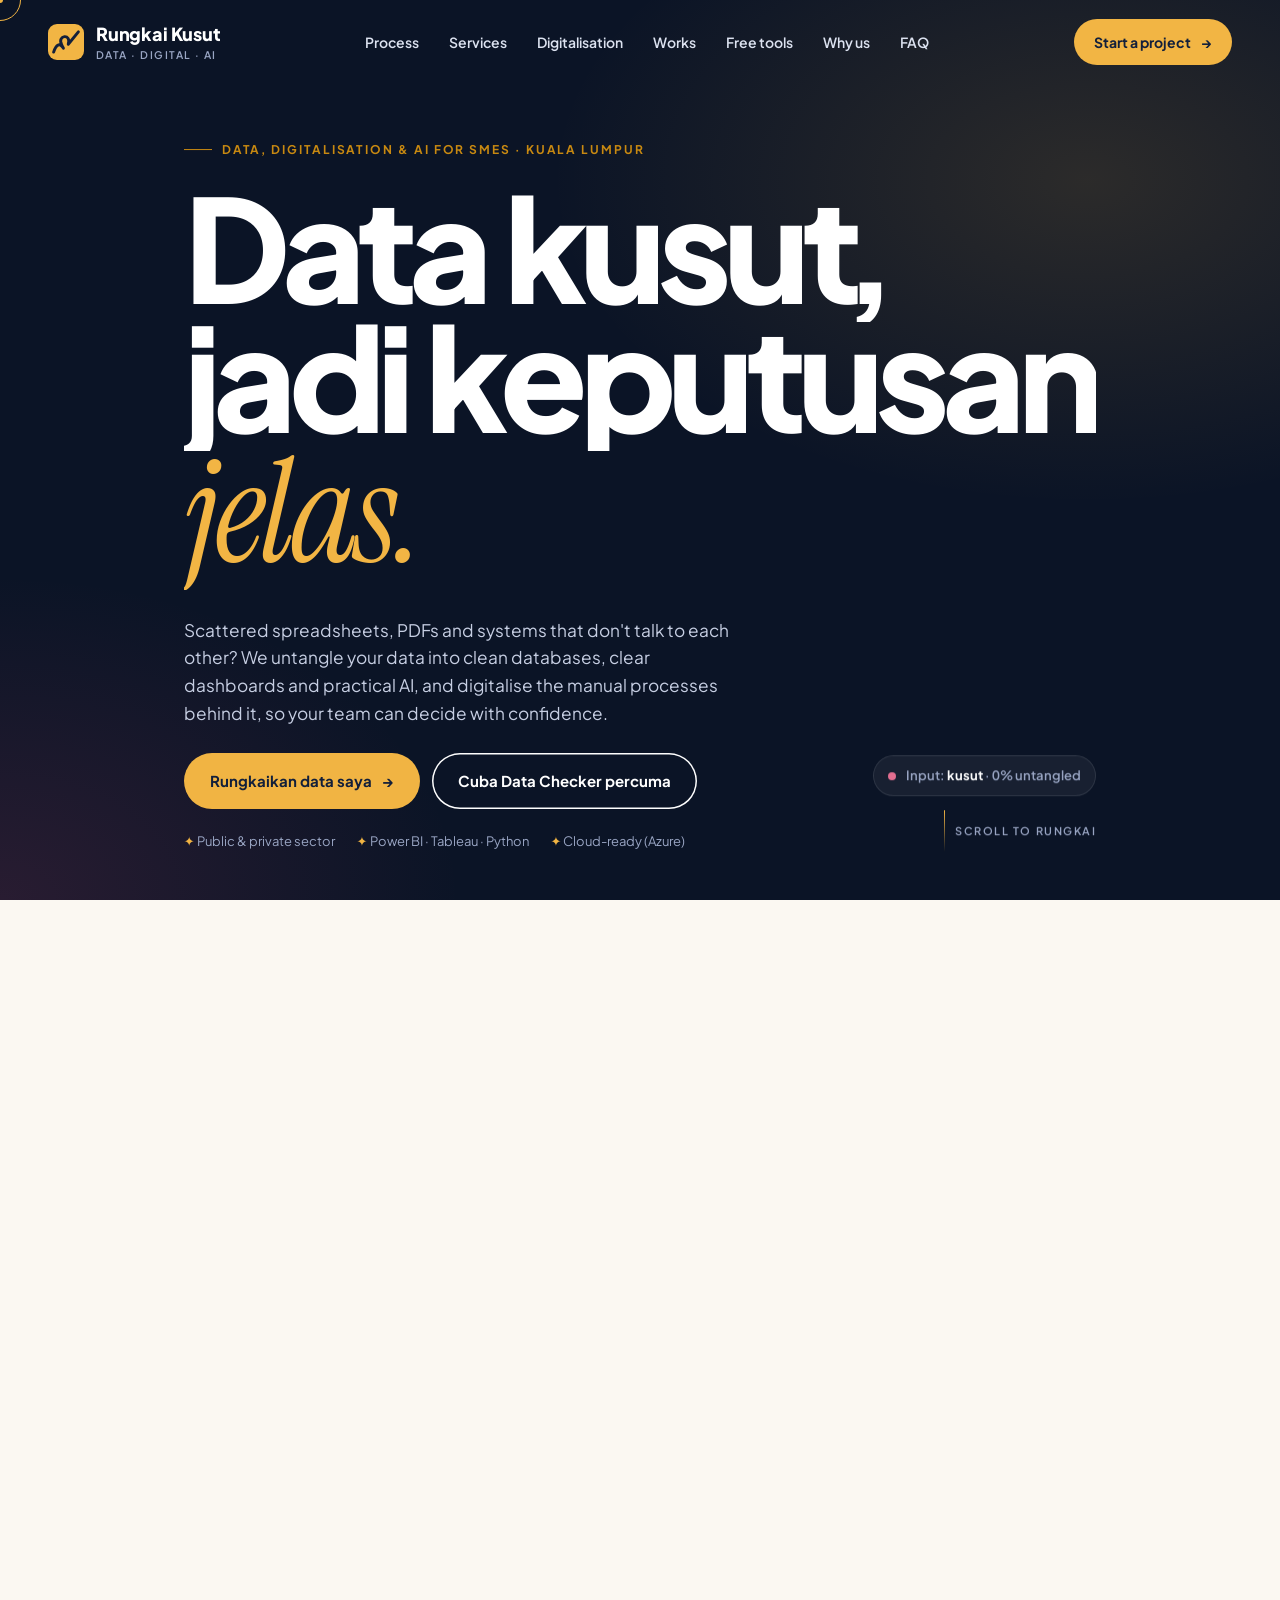
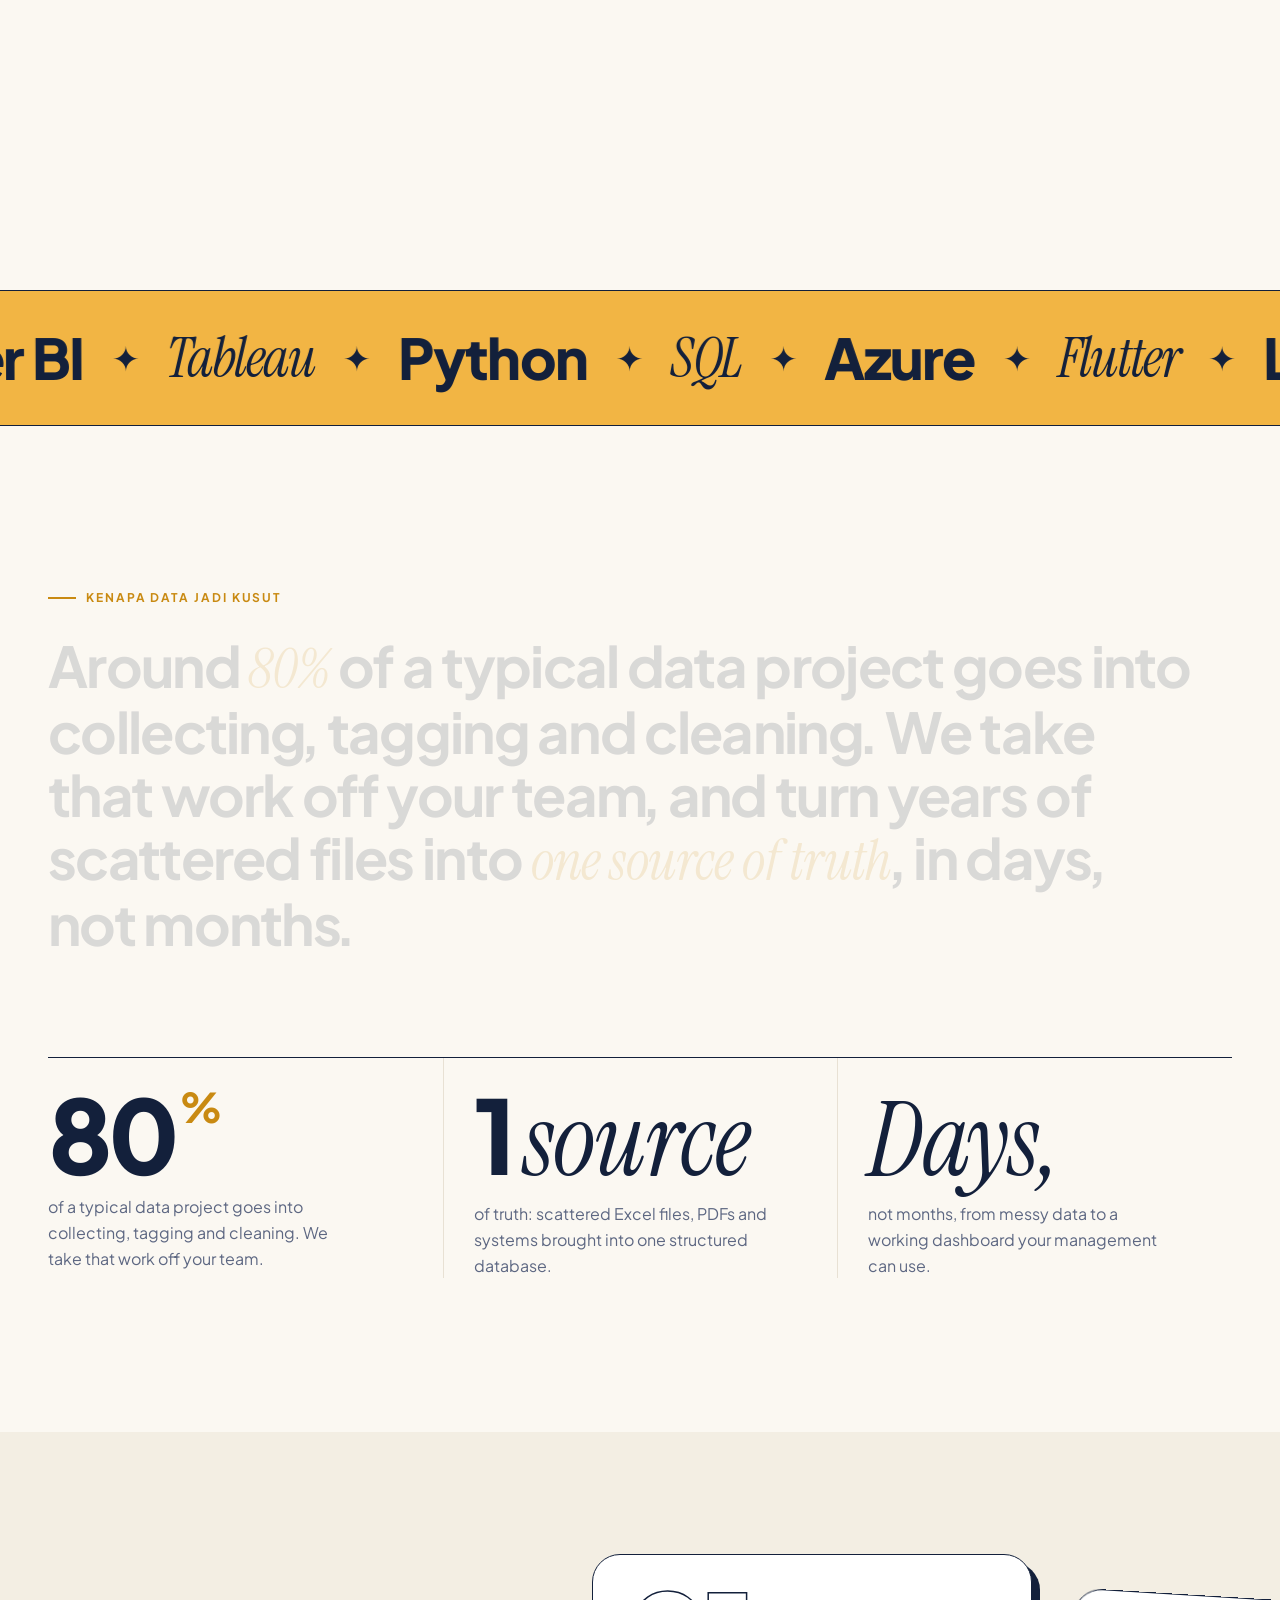
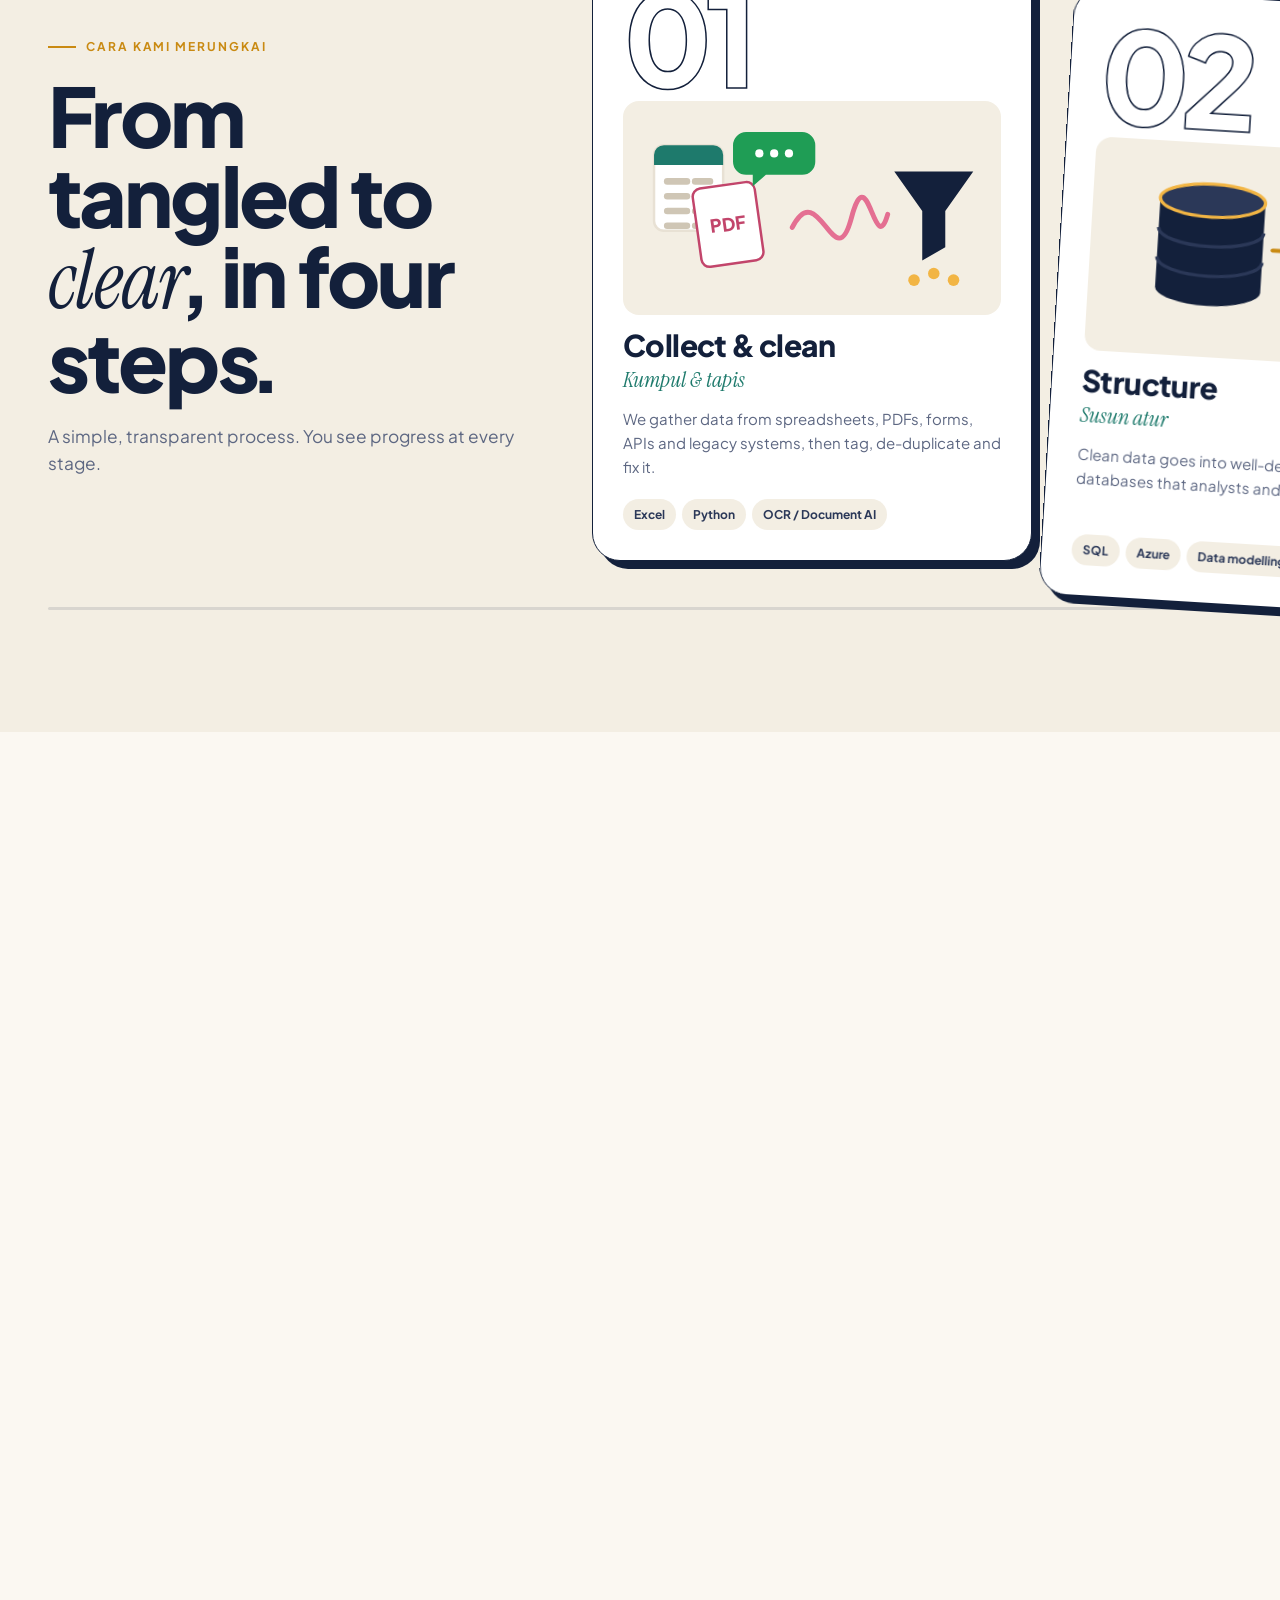
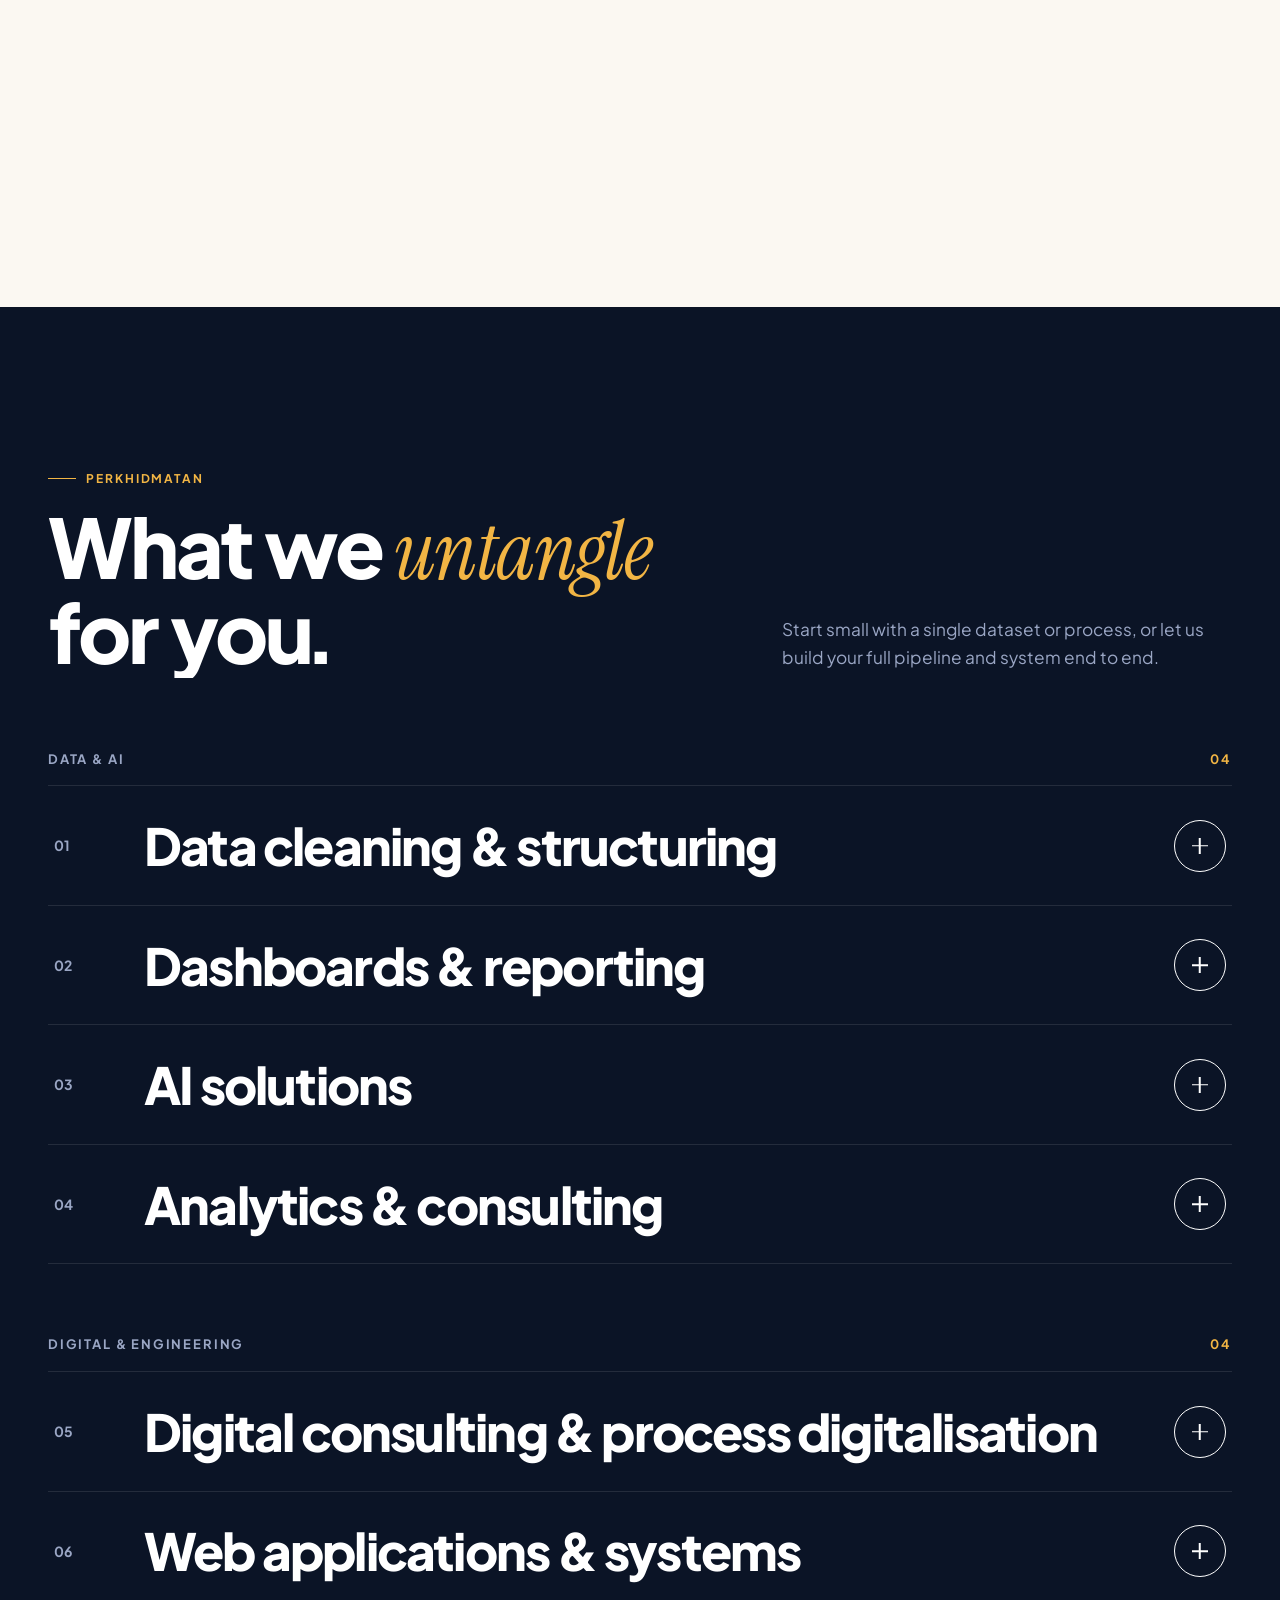
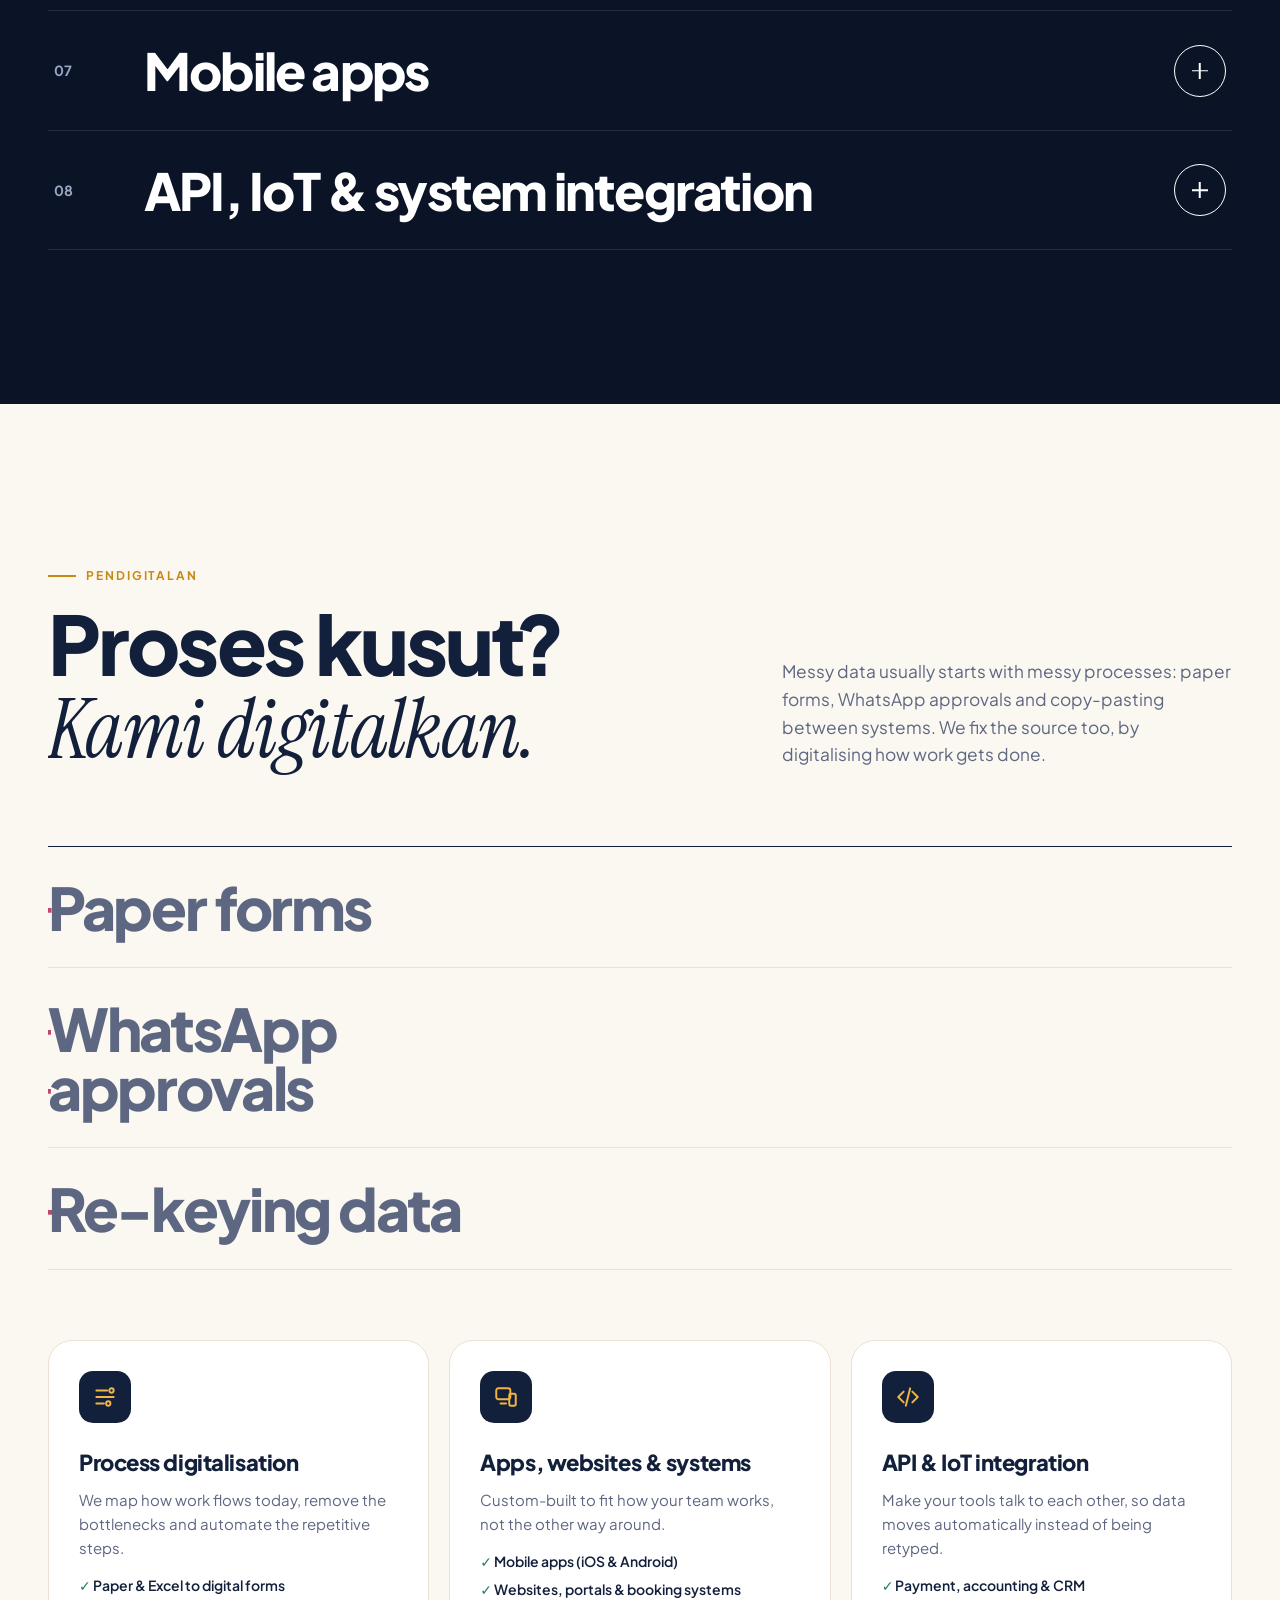
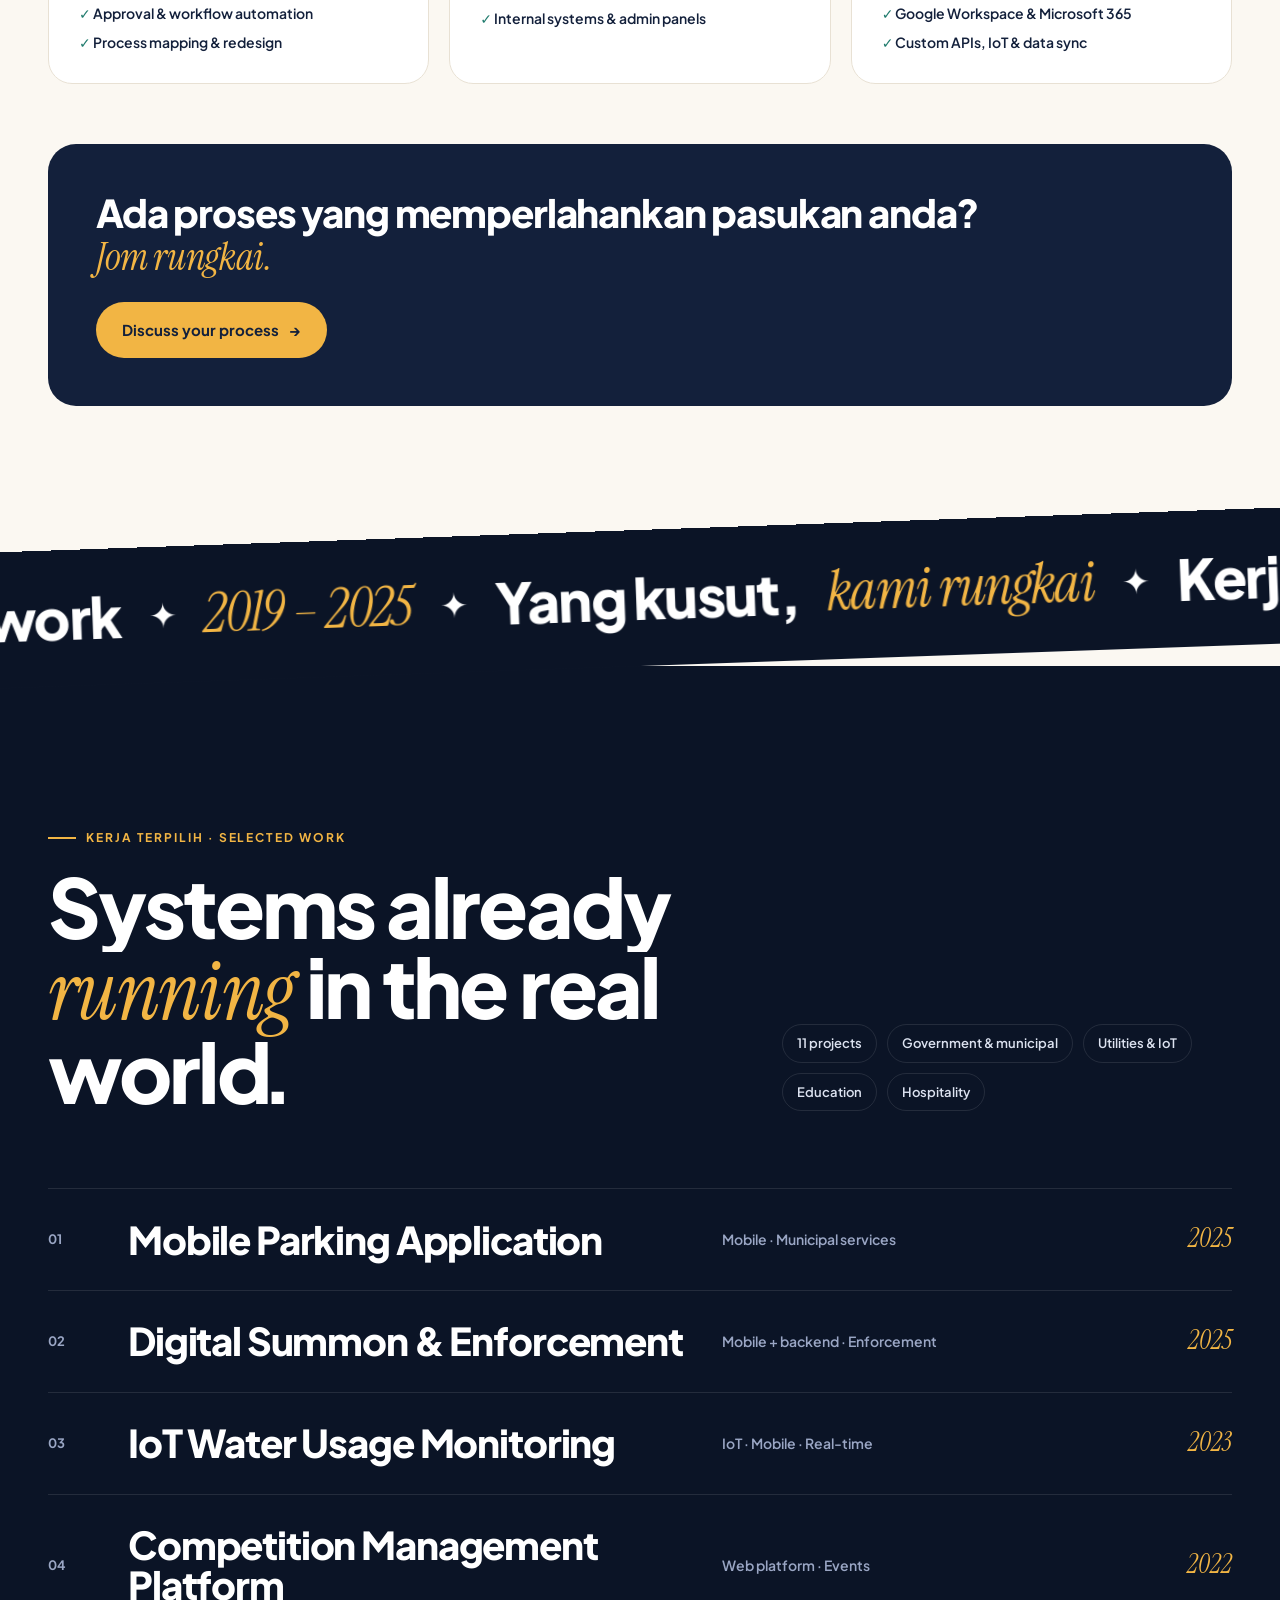
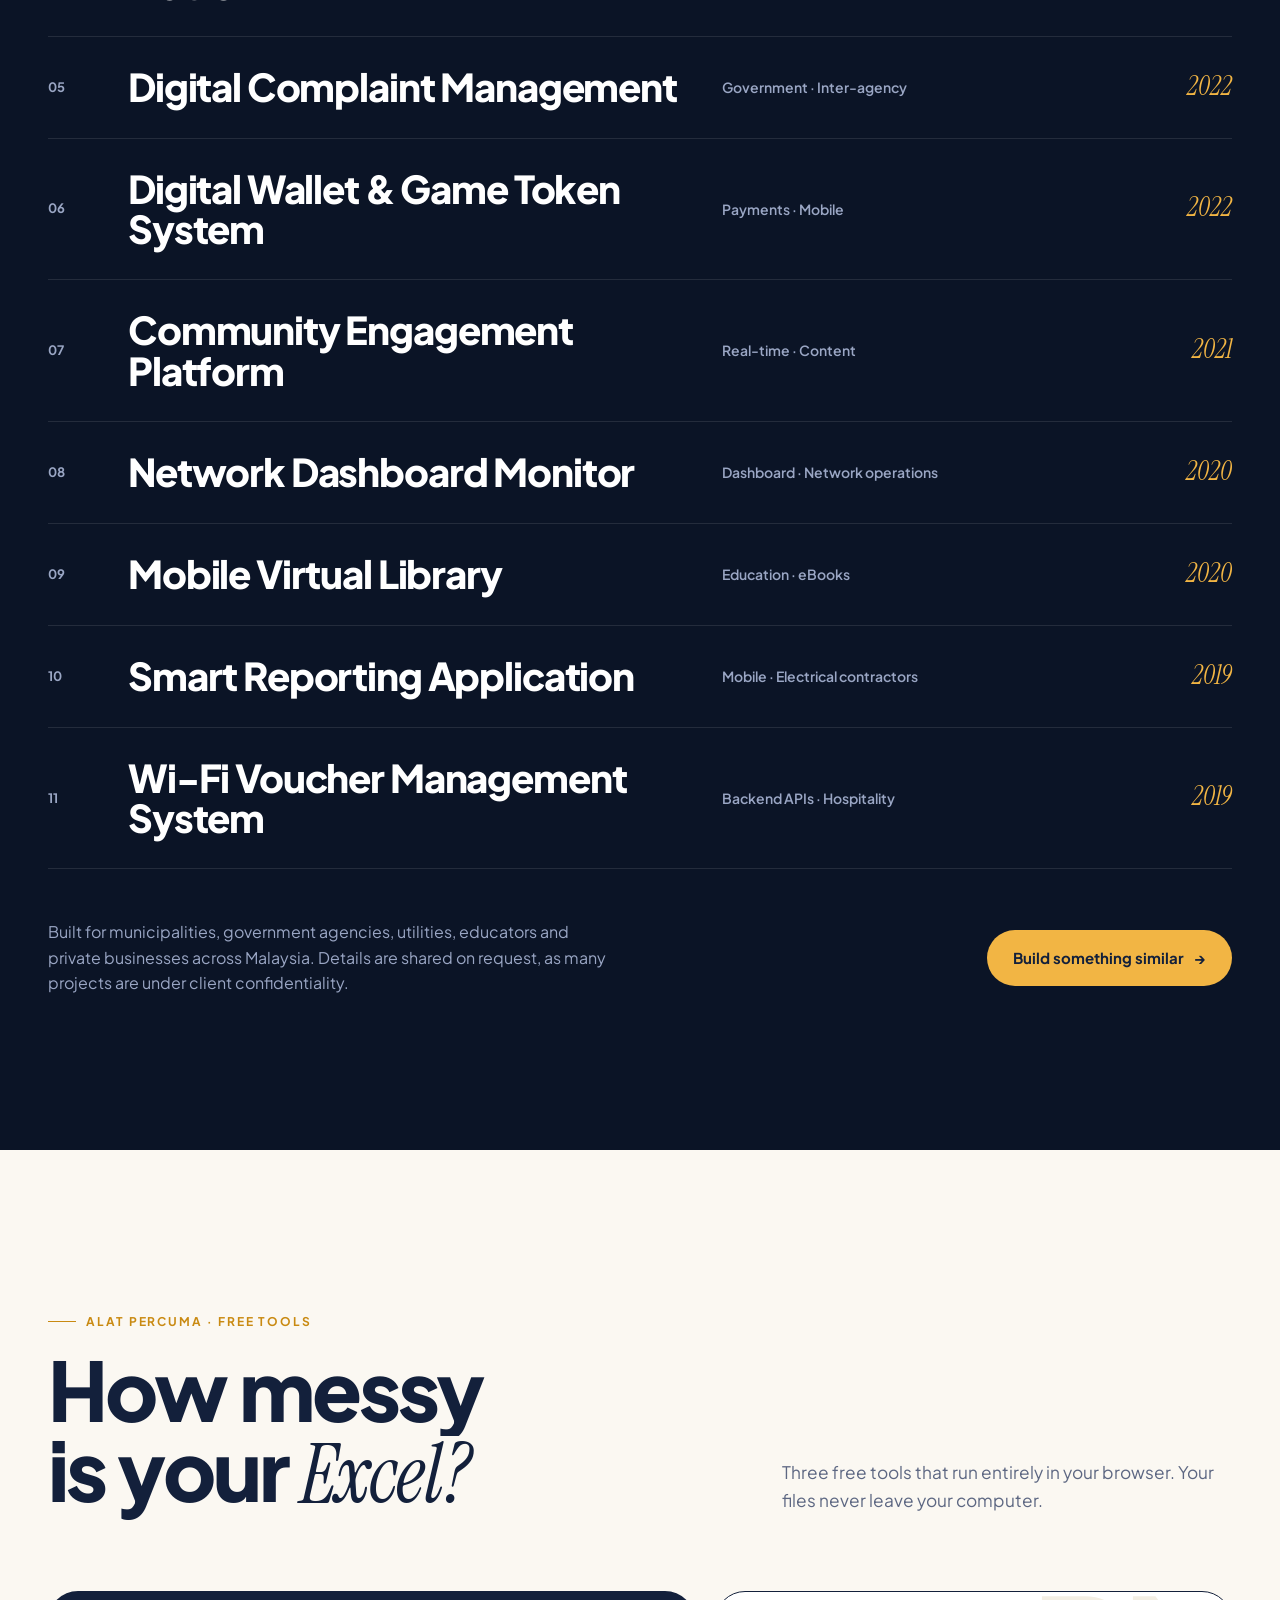
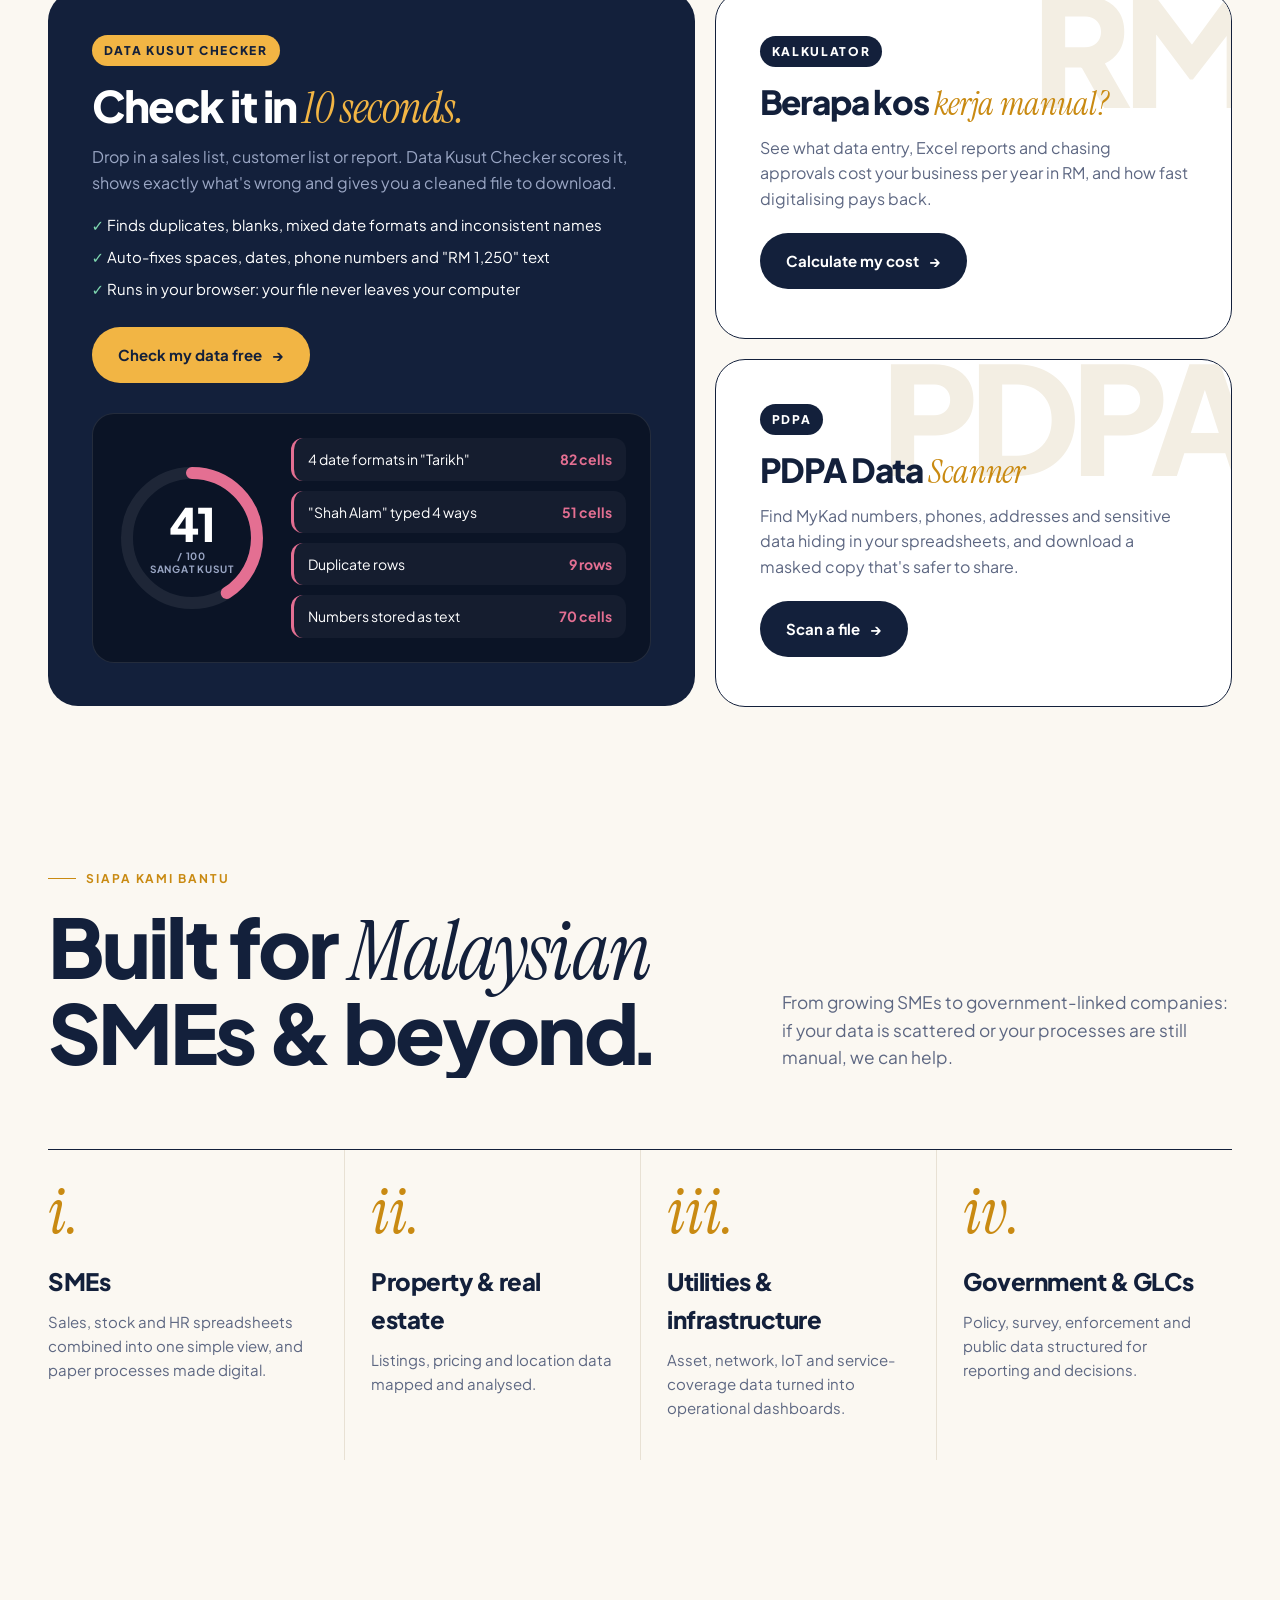
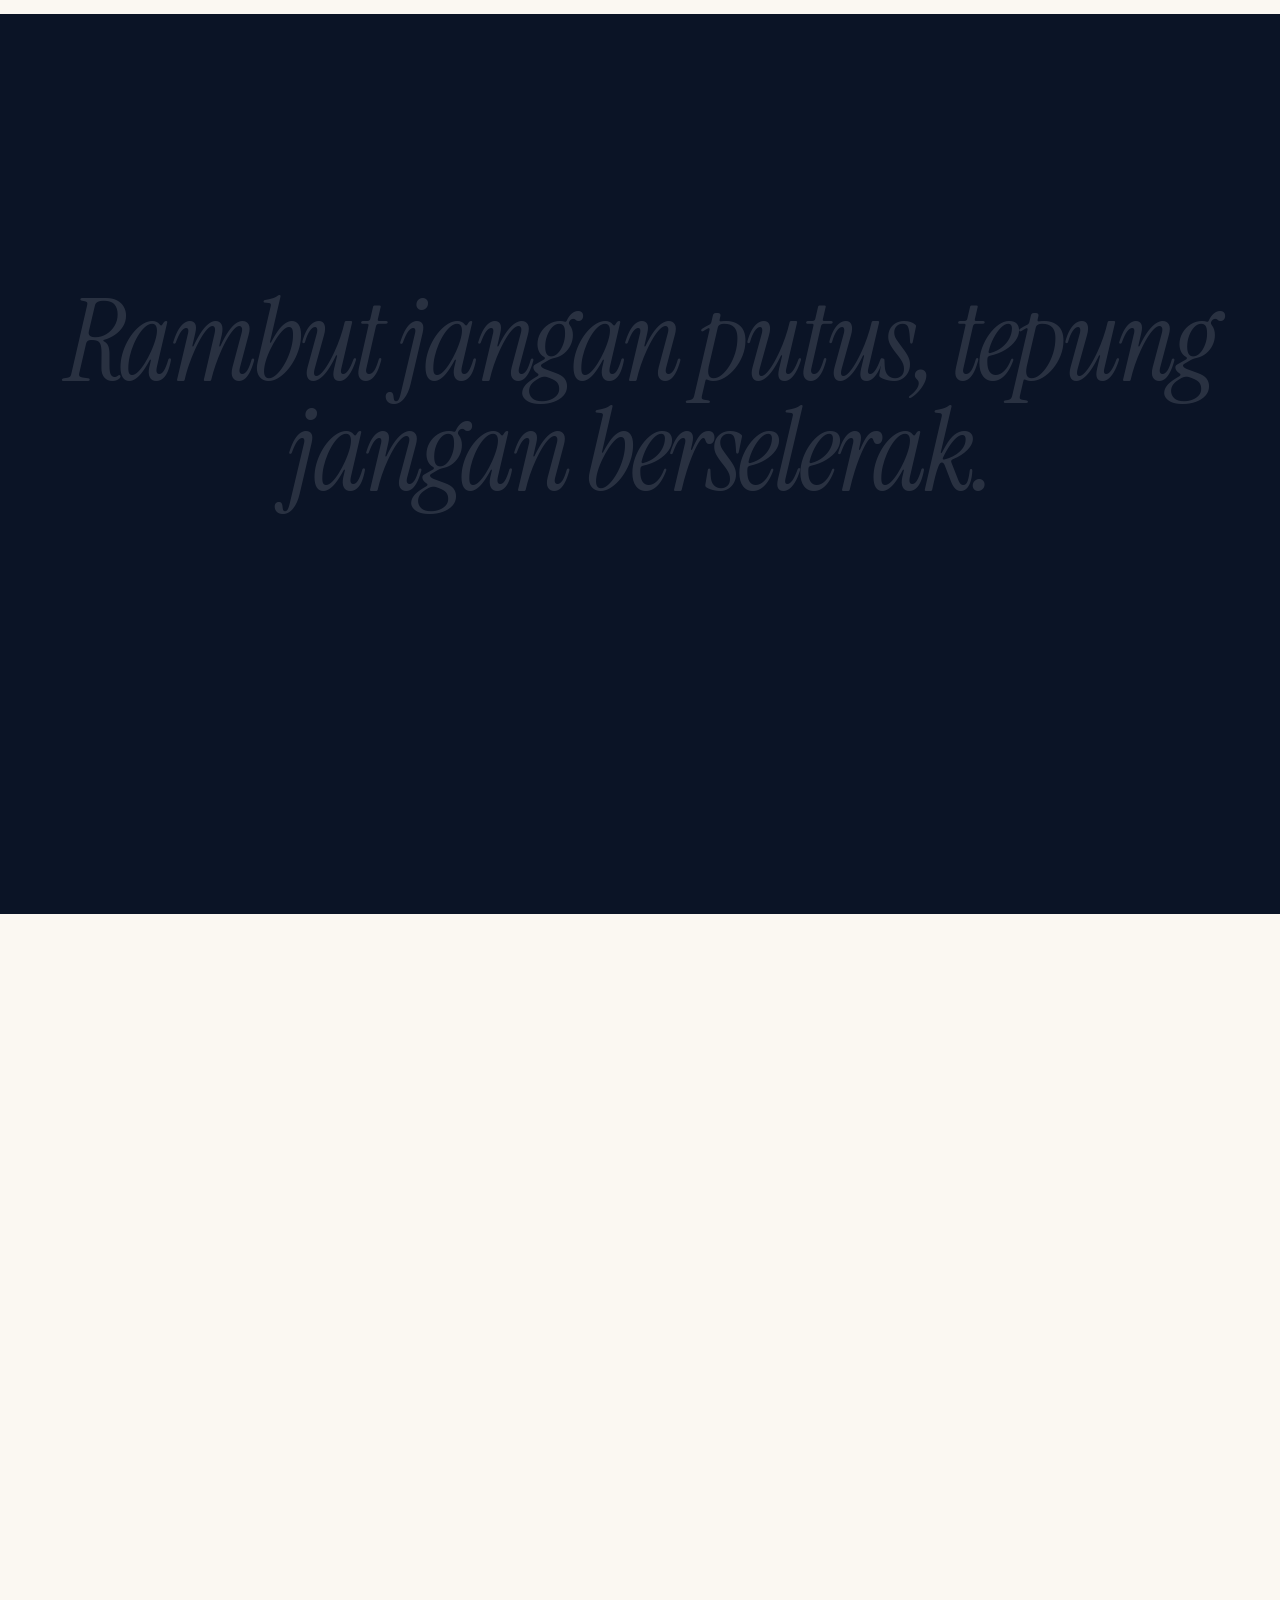
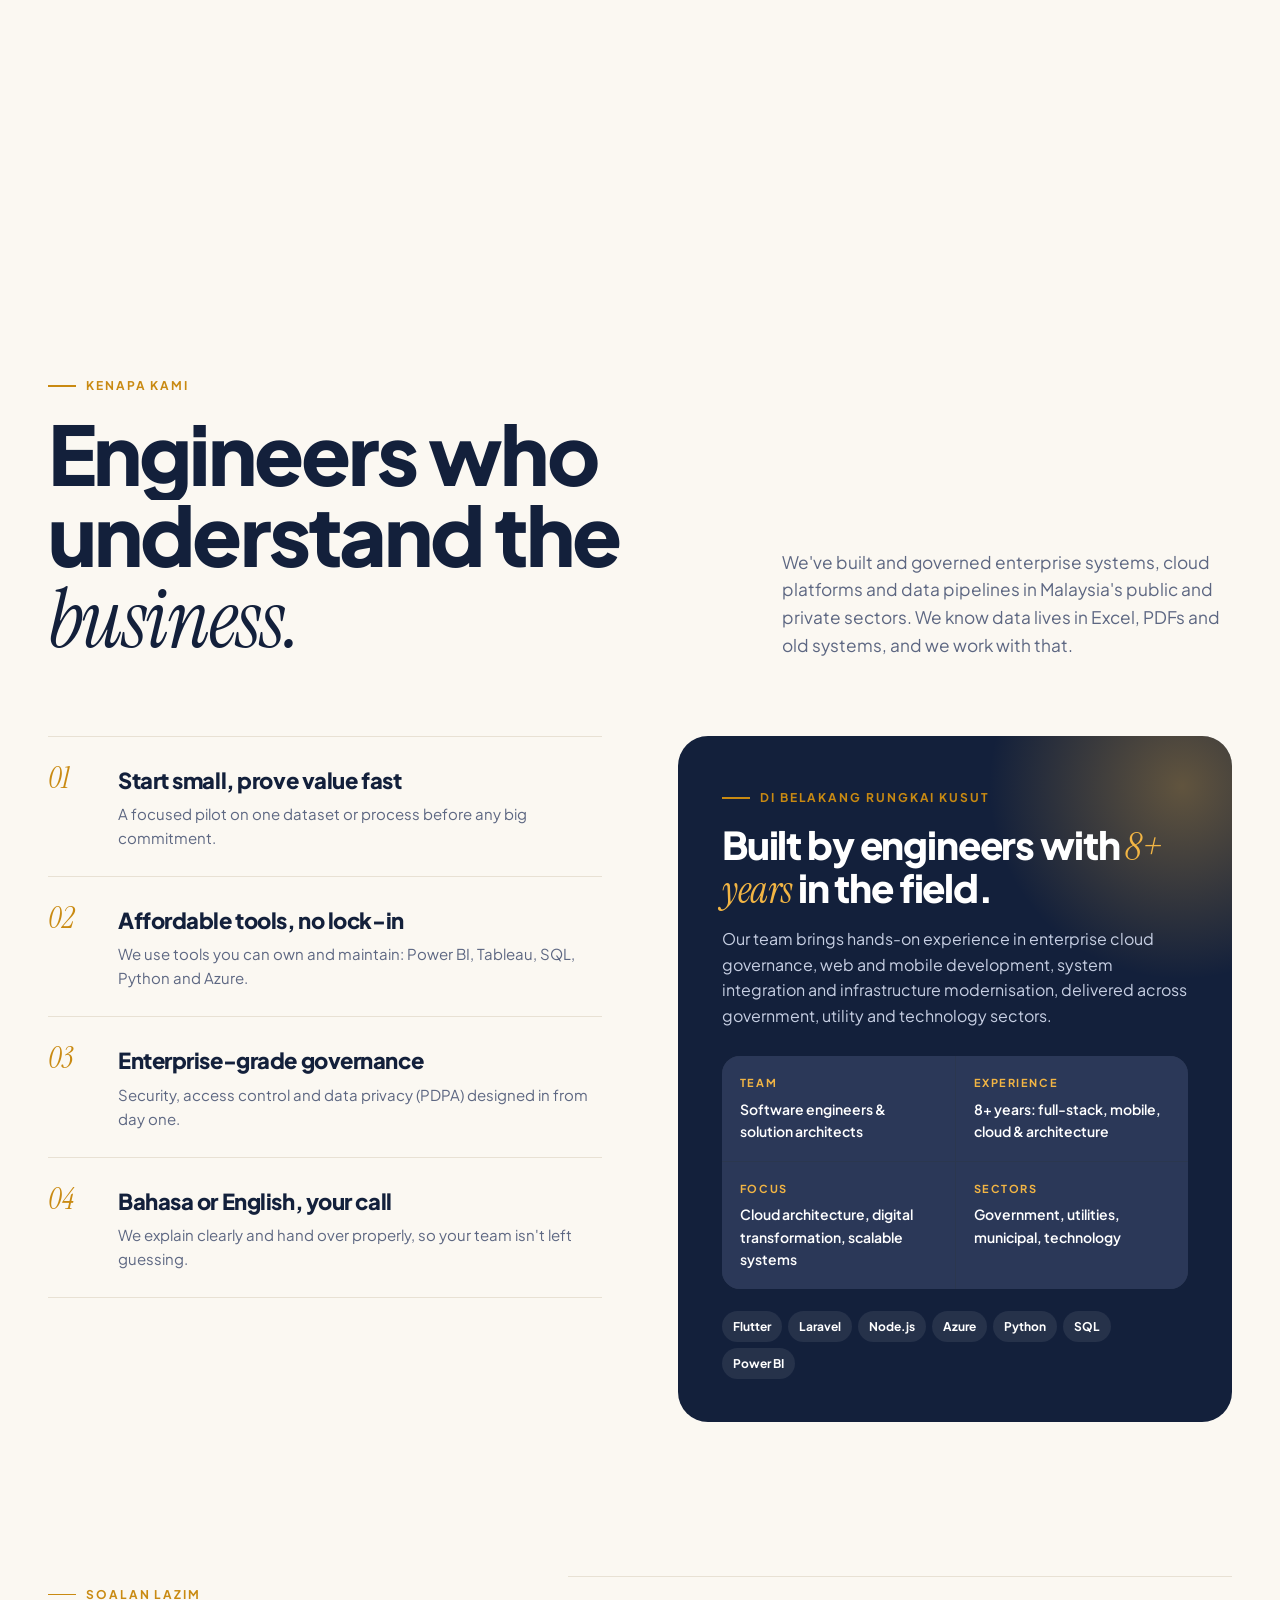
<file: index.html>
<!doctype html>
<html lang="en-MY">
<head>
<meta charset="utf-8">
<meta name="viewport" content="width=device-width, initial-scale=1">
<title>Rungkai Kusut | Dashboards, Digitalisation &amp; AI for Malaysian SMEs</title>
<meta name="description" content="KL-based data &amp; digitalisation partner for SMEs: data cleaning, Power BI dashboards, process digitalisation, custom web &amp; mobile apps, API &amp; IoT integration and AI.">
<meta name="keywords" content="data cleaning Malaysia, Power BI consultant Malaysia, dashboard SME Malaysia, digitalisation SME Malaysia, process digitalisation, custom system development Kuala Lumpur, mobile app developer Malaysia, API integration Malaysia, IoT system integration, AI solution Malaysia, pendigitalan perniagaan, sistem custom, dashboard data">
<meta name="robots" content="index, follow, max-image-preview:large">
<meta name="author" content="Rungkai Kusut">
<meta name="theme-color" content="#0B1426">
<meta name="geo.region" content="MY-14">
<meta name="geo.placename" content="Kuala Lumpur">
<meta property="og:site_name" content="Rungkai Kusut">
<meta property="og:locale" content="en_MY">
<meta property="og:title" content="Rungkai Kusut | Data, Digitalisation &amp; AI for Malaysian SMEs">
<meta property="og:description" content="Data kusut, jadi keputusan jelas. We untangle messy data and manual processes into dashboards, digital systems and practical AI.">
<meta property="og:url" content="https://rungkaikusut.com/">
<meta property="og:type" content="website">
<meta property="og:image" content="https://rungkaikusut.com/og-image.png">
<meta property="og:image:width" content="1200">
<meta property="og:image:height" content="630">
<meta property="og:image:alt" content="Rungkai Kusut: Data kusut, jadi keputusan jelas.">
<meta name="twitter:card" content="summary_large_image">
<meta name="twitter:title" content="Rungkai Kusut | Data, Digitalisation &amp; AI for Malaysian SMEs">
<meta name="twitter:description" content="We untangle messy data and manual processes into dashboards, digital systems and practical AI.">
<meta name="twitter:image" content="https://rungkaikusut.com/og-image.png">
<link rel="icon" href="/favicon.ico" sizes="48x48">
<link rel="icon" href="/favicon-48.png" type="image/png" sizes="48x48">
<link rel="icon" href="/favicon-192.png" type="image/png" sizes="192x192">
<link rel="icon" href="/favicon.svg" type="image/svg+xml">
<link rel="apple-touch-icon" href="/apple-touch-icon.png">
<link rel="canonical" href="https://rungkaikusut.com/">
<script type="application/ld+json">
{
  "@context": "https://schema.org",
  "@graph": [
    {
      "@type": "ProfessionalService",
      "@id": "https://rungkaikusut.com/#business",
      "name": "Rungkai Kusut",
      "alternateName": "Rungkai Kusut Data & AI",
      "slogan": "Data kusut, jadi keputusan jelas.",
      "description": "Data, digitalisation and AI partner for Malaysian SMEs: data cleaning, dashboards, process digitalisation, custom apps and systems, API integration and AI solutions.",
      "url": "https://rungkaikusut.com/",
      "logo": "https://rungkaikusut.com/logo.png",
      "image": "https://rungkaikusut.com/og-image.png",
      "email": "hello@rungkaikusut.com",
      "address": {
        "@type": "PostalAddress",
        "addressLocality": "Kuala Lumpur",
        "addressRegion": "Wilayah Persekutuan Kuala Lumpur",
        "addressCountry": "MY"
      },
      "areaServed": [
        {
          "@type": "City",
          "name": "Kuala Lumpur"
        },
        {
          "@type": "State",
          "name": "Selangor"
        },
        {
          "@type": "Country",
          "name": "Malaysia"
        }
      ],
      "knowsLanguage": [
        "ms",
        "en"
      ],
      "knowsAbout": [
        "Data cleaning",
        "Power BI",
        "Tableau",
        "Dashboards",
        "Process digitalisation",
        "Workflow automation",
        "Custom software development",
        "API integration",
        "Artificial intelligence",
        "Document AI",
        "Microsoft Azure",
        "Mobile app development",
        "Flutter",
        "IoT",
        "System integration"
      ],
      "hasOfferCatalog": {
        "@type": "OfferCatalog",
        "name": "Rungkai Kusut services",
        "itemListElement": [
          {
            "@type": "Offer",
            "itemOffered": {
              "@type": "Service",
              "name": "Data cleaning & structuring",
              "description": "Consolidate spreadsheets, PDFs and legacy systems into one clean database."
            }
          },
          {
            "@type": "Offer",
            "itemOffered": {
              "@type": "Service",
              "name": "Dashboards & reporting",
              "description": "Power BI, Tableau and web dashboards with automated reports."
            }
          },
          {
            "@type": "Offer",
            "itemOffered": {
              "@type": "Service",
              "name": "AI solutions",
              "description": "Document AI, chatbots on your knowledge base, forecasting and automation."
            }
          },
          {
            "@type": "Offer",
            "itemOffered": {
              "@type": "Service",
              "name": "Analytics & consulting",
              "description": "Insight reports, location analysis and data strategy."
            }
          },
          {
            "@type": "Offer",
            "itemOffered": {
              "@type": "Service",
              "name": "Process digitalisation",
              "description": "Paper and Excel to digital forms, approval and workflow automation."
            }
          },
          {
            "@type": "Offer",
            "itemOffered": {
              "@type": "Service",
              "name": "Apps, websites & systems",
              "description": "Custom mobile apps, websites, portals and internal systems."
            }
          },
          {
            "@type": "Offer",
            "itemOffered": {
              "@type": "Service",
              "name": "API integration",
              "description": "Connect payment, accounting, CRM, Google Workspace and Microsoft 365."
            }
          },
          {
            "@type": "Offer",
            "price": "0",
            "priceCurrency": "MYR",
            "itemOffered": {
              "@type": "Service",
              "name": "Free data health check",
              "description": "A free 45-minute review of your data and processes with practical recommendations."
            }
          },
          {
            "@type": "Offer",
            "itemOffered": {
              "@type": "Service",
              "name": "Mobile app development",
              "description": "Cross-platform iOS and Android apps for field, enforcement, reporting and payments."
            }
          },
          {
            "@type": "Offer",
            "itemOffered": {
              "@type": "Service",
              "name": "IoT & system integration",
              "description": "Integrating devices, sensors and systems into reliable platforms for monitoring, automation and control."
            }
          },
          {
            "@type": "Offer",
            "itemOffered": {
              "@type": "Service",
              "name": "Digital consulting",
              "description": "Analysing operational problems, designing solutions and digitalising manual processes."
            }
          }
        ]
      }
    },
    {
      "@type": "WebSite",
      "@id": "https://rungkaikusut.com/#website",
      "url": "https://rungkaikusut.com/",
      "name": "Rungkai Kusut",
      "inLanguage": "en-MY",
      "publisher": {
        "@id": "https://rungkaikusut.com/#business"
      }
    },
    {
      "@type": "FAQPage",
      "@id": "https://rungkaikusut.com/#faq",
      "mainEntity": [
        {
          "@type": "Question",
          "name": "How much does a dashboard or digitalisation project cost?",
          "acceptedAnswer": {
            "@type": "Answer",
            "text": "Every project starts with a free 45-minute data health check. After that we give a fixed-price quote, and most SMEs start with one small project, such as one dashboard or one digitalised process, before expanding."
          }
        },
        {
          "@type": "Question",
          "name": "Can you digitalise our paper forms and WhatsApp approvals?",
          "acceptedAnswer": {
            "@type": "Answer",
            "text": "Yes. We turn paper and Excel processes such as claims, leave, orders and inspections into digital forms with automatic approval workflows that staff can use on their phones."
          }
        },
        {
          "@type": "Question",
          "name": "Can you connect our POS, accounting and other systems?",
          "acceptedAnswer": {
            "@type": "Answer",
            "text": "Yes. We build API integrations between payment, POS, accounting, CRM, online store, Google Workspace and Microsoft 365, so data moves automatically instead of being retyped."
          }
        },
        {
          "@type": "Question",
          "name": "Do you build mobile apps and IoT solutions?",
          "acceptedAnswer": {
            "@type": "Answer",
            "text": "Yes. We build cross-platform iOS and Android apps, and integrate IoT devices and sensors into dashboards and alerts, as in our parking, enforcement and water-monitoring projects."
          }
        },
        {
          "@type": "Question",
          "name": "Is our data safe?",
          "acceptedAnswer": {
            "@type": "Answer",
            "text": "We design security, access control and data privacy in line with Malaysia's Personal Data Protection Act (PDPA) from day one, and you keep ownership of your data and systems."
          }
        },
        {
          "@type": "Question",
          "name": "Do you only serve companies in Kuala Lumpur?",
          "acceptedAnswer": {
            "@type": "Answer",
            "text": "We are based in Kuala Lumpur and meet clients in Klang Valley in person. We also work online with SMEs across Malaysia."
          }
        },
        {
          "@type": "Question",
          "name": "Boleh berurusan dalam Bahasa Malaysia?",
          "acceptedAnswer": {
            "@type": "Answer",
            "text": "Boleh. Kami berkhidmat dalam Bahasa Malaysia dan English, termasuk latihan dan dokumentasi untuk pasukan anda."
          }
        },
        {
          "@type": "Question",
          "name": "Can my project use a government digitalisation grant?",
          "acceptedAnswer": {
            "@type": "Answer",
            "text": "We can help you scope a grant-ready digitalisation project and prepare the technical details. Eligibility and approval are decided by the grant agency or bank."
          }
        }
      ]
    }
  ]
}
</script>
<link rel="preconnect" href="https://fonts.googleapis.com">
<link rel="preconnect" href="https://fonts.gstatic.com" crossorigin>
<link href="https://fonts.googleapis.com/css2?family=Plus+Jakarta+Sans:wght@400;500;600;700;800&family=Instrument+Serif:ital@0;1&display=swap" rel="stylesheet">
<link rel="stylesheet" href="/assets/site.css?v=3">
<script>
  // Mark JS as available (enables loader + animation states). Failsafe: never leave the loader up.
  document.documentElement.classList.add('js');
  setTimeout(function(){var l=document.getElementById('loader');if(l)l.remove();},8000);
</script>
</head>
<body>

<!-- ============ LOADER ============ -->
<div class="loader" id="loader" aria-hidden="true">
  <div class="loader-top"><span>Rungkai Kusut</span><span>Kuala Lumpur · MY</span></div>
  <div class="loader-mid">
    <svg viewBox="0 0 400 140"><path id="loaderPath" d="M10 110 C 60 -30, 110 190, 90 70 C 72 -20, 190 0, 170 80 C 155 150, 60 120, 150 60 C 200 30, 230 70, 260 70 L 390 70"/></svg>
  </div>
  <div class="loader-bot">
    <span class="loader-word">Merungkai data…</span>
    <span class="loader-count"><span id="loaderNum">0</span>%</span>
  </div>
</div>

<div class="cursor" id="cursor"><span>Lihat</span></div>
<div class="cursor-dot" id="cursorDot"></div>

<!-- ============ HEADER ============ -->
<header class="hdr" id="hdr">
  <div class="wrap">
    <a href="#top" class="brand" aria-label="Rungkai Kusut home">
      <svg viewBox="0 0 32 32" aria-hidden="true"><rect width="32" height="32" rx="8" fill="#F2B544"/><path d="M5 25 C 10 9, 17 29, 12 18 C 8 10, 21 8, 18 18 L 27 7" fill="none" stroke="#13203B" stroke-width="2.6" stroke-linecap="round" stroke-linejoin="round"/></svg>
      <span>Rungkai Kusut<small>Data · Digital · AI</small></span>
    </a>
    <nav class="nav" aria-label="Main">
      <a href="#process">Process</a>
      <a href="#services">Services</a>
      <a href="#digital">Digitalisation</a>
      <a href="#works">Works</a>
      <a href="#free-tools">Free tools</a>
      <a href="#why">Why us</a>
      <a href="#faq">FAQ</a>
    </nav>
    <div class="hdr-cta">
      <a href="#contact" class="btn btn-gold magnetic">Start a project <span class="arr">→</span></a>
      <button class="menu-btn" id="menuBtn" aria-label="Open menu" aria-expanded="false" aria-controls="menu"><i></i><i></i></button>
    </div>
  </div>
</header>

<div class="menu" id="menu">
  <nav aria-label="Mobile">
    <a href="#process"><small>01</small><span>Process</span></a>
    <a href="#services"><small>02</small><span>Services</span></a>
    <a href="#digital"><small>03</small><span>Digitalisation</span></a>
    <a href="#works"><small>04</small><span>Works</span></a>
    <a href="#free-tools"><small>05</small><span>Free tools</span></a>
    <a href="#why"><small>06</small><span>Why us</span></a>
    <a href="#contact"><small>07</small><span>Contact</span></a>
  </nav>
  <div class="menu-foot"><a href="mailto:hello@rungkaikusut.com">hello@rungkaikusut.com</a><span>Yang kusut, kami rungkai.</span></div>
</div>

<main id="top">

<!-- ============ HERO ============ -->
<section class="hero" id="hero">
  <canvas id="threads" aria-hidden="true"></canvas>
  <div class="wrap hero-in">
    <span class="eyebrow" data-hero>Data, digitalisation &amp; AI for SMEs · Kuala Lumpur</span>
    <h1 aria-label="Data kusut, jadi keputusan jelas.">
      <span class="line"><span>Data <span class="strike" id="strike">kusut,</span></span></span>
      <span class="line"><span>jadi keputusan</span></span>
      <span class="line"><span class="serif">jelas.</span></span>
    </h1>
    <div class="hero-row">
      <div data-hero>
        <p class="lead">Scattered spreadsheets, PDFs and systems that don't talk to each other? We untangle your data into clean databases, clear dashboards and practical AI, and digitalise the manual processes behind it, so your team can decide with confidence.</p>
        <div class="hero-ctas">
          <a href="#contact" class="btn btn-gold magnetic">Rungkaikan data saya <span class="arr">→</span></a>
          <a href="/data-checker/" class="btn btn-line magnetic">Cuba Data Checker percuma</a>
        </div>
        <div class="trust"><span>Public &amp; private sector</span><span>Power BI · Tableau · Python</span><span>Cloud-ready (Azure)</span></div>
      </div>
      <div class="hero-meta" data-hero>
        <span class="badge-io" id="badgeIO"><i class="dotk"></i><span><span id="ioLbl">Input:</span> <b id="ioWord">kusut</b> · <span id="ioPct">0</span>% untangled</span></span>
        <span class="scroll-hint"><i></i>Scroll to rungkai</span>
      </div>
    </div>
  </div>
</section>

<!-- ============ MARQUEE ============ -->
<div class="marquee" aria-hidden="true">
  <div class="marquee-track" data-marquee="1">
    <span>Power BI <i>✦</i> <em>Tableau</em> <i>✦</i> Python <i>✦</i> <em>SQL</em> <i>✦</i> Azure <i>✦</i> <em>Flutter</em> <i>✦</i> Laravel <i>✦</i> <em>Node.js</em> <i>✦</i> LLMs <i>✦</i> <em>Document AI</em> <i>✦</i> IoT <i>✦</i> <em>GIS</em> <i>✦</i></span>
  </div>
</div>

<!-- ============ MANIFESTO + STATS ============ -->
<section class="sec manifesto" id="intro">
  <div class="wrap">
    <span class="eyebrow">Kenapa data jadi kusut</span>
    <p class="big split-words" style="margin-top:26px">Around <span class="serif">80%</span> of a typical data project goes into collecting, tagging and cleaning. We take that work off your team, and turn years of scattered files into <span class="serif">one source of truth</span>, in days, not months.</p>
    <div class="stats">
      <div class="stat"><b><span data-count="80">0</span><sup>%</sup></b><p>of a typical data project goes into collecting, tagging and cleaning. We take that work off your team.</p></div>
      <div class="stat"><b><span data-count="1">0</span> <span class="serif">source</span></b><p>of truth: scattered Excel files, PDFs and systems brought into one structured database.</p></div>
      <div class="stat"><b><span class="serif">Days,</span></b><p>not months, from messy data to a working dashboard your management can use.</p></div>
    </div>
  </div>
</section>

<!-- ============ PROCESS ============ -->
<section class="process sec" id="process">
  <div class="hz-pin">
    <div class="hz" id="hz">
      <div class="hz-intro">
        <span class="eyebrow">Cara kami merungkai</span>
        <h2 class="h2">From tangled to <span class="serif">clear</span>, in four steps.</h2>
        <p class="lead">A simple, transparent process. You see progress at every stage.</p>
      </div>
      <article class="step">
        <span class="num">01</span>
        <div class="ill"><svg viewBox="0 0 220 120" role="img" aria-label="Scattered Excel, PDF and chat data flowing into a filter" xmlns="http://www.w3.org/2000/svg"><rect x="14" y="22" width="42" height="52" rx="6" fill="#fff" stroke="#E8E1D4" stroke-width="1.5"/><path d="M14 28a6 6 0 0 1 6-6h30a6 6 0 0 1 6 6v6h-42z" fill="#1E7A6C"/><rect x="20" y="42" width="16" height="4" rx="2" fill="#CFC6B5"/><rect x="37" y="42" width="13" height="4" rx="2" fill="#CFC6B5"/><rect x="20" y="51" width="16" height="4" rx="2" fill="#CFC6B5"/><rect x="37" y="51" width="13" height="4" rx="2" fill="#CFC6B5"/><rect x="20" y="60" width="16" height="4" rx="2" fill="#CFC6B5"/><rect x="37" y="60" width="13" height="4" rx="2" fill="#CFC6B5"/><rect x="20" y="69" width="16" height="4" rx="2" fill="#CFC6B5"/><rect x="37" y="69" width="13" height="4" rx="2" fill="#CFC6B5"/><g transform="rotate(-8 60 70)"><rect x="40" y="46" width="38" height="48" rx="5" fill="#fff" stroke="#C2456B" stroke-width="1.5"/><text x="59" y="74" text-anchor="middle" font-family="Plus Jakarta Sans,sans-serif" font-size="11" font-weight="800" fill="#C2456B">PDF</text></g><path d="M70 14h34a8 8 0 0 1 8 8v10a8 8 0 0 1-8 8H82l-8 7v-7h-4a8 8 0 0 1-8-8V22a8 8 0 0 1 8-8z" fill="#1F9D55"/><circle cx="78" cy="27" r="2.5" fill="#fff"/><circle cx="87" cy="27" r="2.5" fill="#fff"/><circle cx="96" cy="27" r="2.5" fill="#fff"/><path d="M98 72C114 40 124 104 134 66S148 92 156 64" fill="none" stroke="#E46F92" stroke-width="3" stroke-linecap="round"/><path d="M160 38h48l-17 24v22l-14 8V62z" fill="#13203B"/><circle cx="184" cy="100" r="3.5" fill="#F2B544"/><circle cx="196" cy="104" r="3.5" fill="#F2B544"/><circle cx="172" cy="104" r="3.5" fill="#F2B544"/></svg></div>
        <h3>Collect &amp; clean</h3><span class="bm">Kumpul &amp; tapis</span>
        <p>We gather data from spreadsheets, PDFs, forms, APIs and legacy systems, then tag, de-duplicate and fix it.</p>
        <div class="tags"><span>Excel</span><span>Python</span><span>OCR / Document AI</span></div>
      </article>
      <article class="step">
        <span class="num">02</span>
        <div class="ill"><svg viewBox="0 0 220 120" role="img" aria-label="A database feeding a clean table" xmlns="http://www.w3.org/2000/svg"><path d="M36 30v54a32 10 0 0 0 64 0V30" fill="#13203B"/><ellipse cx="68" cy="30" rx="32" ry="10" fill="#2B3858" stroke="#F2B544" stroke-width="2"/><path d="M36 48a32 10 0 0 0 64 0M36 66a32 10 0 0 0 64 0" fill="none" stroke="#2B3858" stroke-width="2"/><path d="M106 58H124" stroke="#C98A12" stroke-width="2.5" stroke-linecap="round"/><path d="M118 53L124 58L118 63" fill="none" stroke="#C98A12" stroke-width="2.5" stroke-linecap="round" stroke-linejoin="round"/><rect x="130" y="24" width="78" height="70" rx="7" fill="#fff" stroke="#E8E1D4" stroke-width="1.5"/><path d="M130 31a7 7 0 0 1 7-7h64a7 7 0 0 1 7 7v7h-78z" fill="#F2B544"/><path d="M130 50h78" stroke="#E8E1D4"/><rect x="138" y="42" width="22" height="4" rx="2" fill="#CFC6B5"/><rect x="168" y="42" width="14" height="4" rx="2" fill="#CFC6B5"/><path d="M130 61h78" stroke="#E8E1D4"/><rect x="138" y="53" width="22" height="4" rx="2" fill="#CFC6B5"/><rect x="168" y="53" width="21" height="4" rx="2" fill="#CFC6B5"/><path d="M130 72h78" stroke="#E8E1D4"/><rect x="138" y="64" width="22" height="4" rx="2" fill="#CFC6B5"/><rect x="168" y="64" width="28" height="4" rx="2" fill="#CFC6B5"/><path d="M130 83h78" stroke="#E8E1D4"/><rect x="138" y="75" width="22" height="4" rx="2" fill="#CFC6B5"/><rect x="168" y="75" width="17" height="4" rx="2" fill="#CFC6B5"/><path d="M130 94h78" stroke="#E8E1D4"/><rect x="138" y="86" width="22" height="4" rx="2" fill="#CFC6B5"/><rect x="168" y="86" width="24" height="4" rx="2" fill="#CFC6B5"/><path d="M163 38v56" stroke="#E8E1D4"/></svg></div>
        <h3>Structure</h3><span class="bm">Susun atur</span>
        <p>Clean data goes into well-designed tables and databases that analysts and systems can use.</p>
        <div class="tags"><span>SQL</span><span>Azure</span><span>Data modelling</span></div>
      </article>
      <article class="step">
        <span class="num">03</span>
        <div class="ill"><svg viewBox="0 0 220 120" role="img" aria-label="A dashboard with KPI tiles, bars and a trend line" xmlns="http://www.w3.org/2000/svg"><rect x="16" y="12" width="188" height="96" rx="10" fill="#13203B"/><circle cx="28" cy="23" r="3" fill="#E46F92"/><circle cx="38" cy="23" r="3" fill="#F2B544"/><circle cx="48" cy="23" r="3" fill="#7FD8B0"/><rect x="26" y="34" width="50" height="28" rx="6" fill="#2B3858"/><rect x="33" y="41" width="22" height="4" rx="2" fill="#9AA6C4"/><rect x="33" y="50" width="34" height="6" rx="3" fill="#F2B544"/><rect x="26" y="68" width="50" height="30" rx="6" fill="#2B3858"/><rect x="33" y="75" width="22" height="4" rx="2" fill="#9AA6C4"/><rect x="33" y="84" width="28" height="6" rx="3" fill="#7FD8B0"/><rect x="88" y="74" width="9" height="24" rx="2" fill="#DCE2F0"/><rect x="102" y="64" width="9" height="34" rx="2" fill="#DCE2F0"/><rect x="116" y="70" width="9" height="28" rx="2" fill="#DCE2F0"/><rect x="130" y="54" width="9" height="44" rx="2" fill="#DCE2F0"/><rect x="144" y="40" width="9" height="58" rx="2" fill="#F2B544"/><path d="M160 86L172 74L182 80L196 52" fill="none" stroke="#7FD8B0" stroke-width="3" stroke-linecap="round" stroke-linejoin="round"/></svg></div>
        <h3>Visualise</h3><span class="bm">Beri rupa</span>
        <p>Interactive dashboards that show what's happening at a glance, built on affordable tools you already know.</p>
        <div class="tags"><span>Power BI</span><span>Tableau</span><span>Web</span></div>
      </article>
      <article class="step">
        <span class="num">04</span>
        <div class="ill"><svg viewBox="0 0 220 120" role="img" aria-label="History line continuing into a dashed AI forecast" xmlns="http://www.w3.org/2000/svg"><path d="M20 100H204" stroke="#E8E1D4" stroke-width="2"/><path d="M24 88L50 80L74 84L98 66L122 60" fill="none" stroke="#13203B" stroke-width="3.5" stroke-linecap="round" stroke-linejoin="round"/><path d="M122 60L148 50L172 38L196 24" fill="none" stroke="#C98A12" stroke-width="3.5" stroke-linecap="round" stroke-dasharray="2 7"/><path d="M122 60L196 12L196 44Z" fill="#F2B544" opacity=".18"/><circle cx="24" cy="88" r="4.5" fill="#13203B"/><circle cx="50" cy="80" r="4.5" fill="#13203B"/><circle cx="74" cy="84" r="4.5" fill="#13203B"/><circle cx="98" cy="66" r="4.5" fill="#13203B"/><circle cx="122" cy="60" r="4.5" fill="#13203B"/><path d="M58 22l3.5 9 9 3.5-9 3.5-3.5 9-3.5-9-9-3.5 9-3.5z" fill="#F2B544"/><path d="M84 18l2 5 5 2-5 2-2 5-2-5-5-2 5-2z" fill="#C98A12"/></svg></div>
        <h3>Analyse &amp; apply AI</h3><span class="bm">Rungkai &amp; ramal</span>
        <p>Algorithms and AI find patterns, map coverage, forecast trends and automate the repetitive work.</p>
        <div class="tags"><span>Machine learning</span><span>LLMs</span><span>GIS</span></div>
      </article>
    </div>
    <div class="hz-progress"><i id="hzBar"></i></div>
  </div>
</section>

<!-- ============ SERVICES ============ -->
<section class="sec dark" id="services">
  <div class="wrap">
    <div class="sec-head">
      <div>
        <span class="eyebrow">Perkhidmatan</span>
        <h2 class="h2 split-lines">What we <span class="serif gold">untangle</span><br>for you.</h2>
      </div>
      <p class="lead">Start small with a single dataset or process, or let us build your full pipeline and system end to end.</p>
    </div>

    <div class="svc-group">
      <div class="svc-label"><span>Data &amp; AI</span><b>04</b></div>
      <div class="svc">
        <button class="svc-btn" aria-expanded="false"><span class="n">01</span><h3>Data cleaning &amp; structuring</h3><span class="plus" aria-hidden="true"></span></button>
        <div class="svc-body"><div><div class="svc-inner"><p>Turn years of messy records into a clean, reliable database.</p><ul><li>Spreadsheet &amp; PDF consolidation</li><li>Data migration from legacy systems</li><li>Database design &amp; data quality rules</li></ul></div></div></div>
      </div>
      <div class="svc">
        <button class="svc-btn" aria-expanded="false"><span class="n">02</span><h3>Dashboards &amp; reporting</h3><span class="plus" aria-hidden="true"></span></button>
        <div class="svc-body"><div><div class="svc-inner"><p>Management-ready dashboards that update themselves.</p><ul><li>Power BI &amp; Tableau dashboards</li><li>Automated weekly / monthly reports</li><li>KPI tracking for teams &amp; projects</li></ul></div></div></div>
      </div>
      <div class="svc">
        <button class="svc-btn" aria-expanded="false"><span class="n">03</span><h3>AI solutions</h3><span class="plus" aria-hidden="true"></span></button>
        <div class="svc-body"><div><div class="svc-inner"><p>Practical AI that saves hours every week, built on your own data.</p><ul><li>Document AI: read invoices, forms &amp; reports</li><li>Chatbots &amp; assistants on your knowledge base</li><li>Forecasting &amp; workflow automation</li></ul></div></div></div>
      </div>
      <div class="svc">
        <button class="svc-btn" aria-expanded="false"><span class="n">04</span><h3>Analytics &amp; consulting</h3><span class="plus" aria-hidden="true"></span></button>
        <div class="svc-body"><div><div class="svc-inner"><p>Answers to the questions that matter, backed by evidence.</p><ul><li>Insight reports &amp; research datasets</li><li>Location, route &amp; coverage analysis</li><li>Data strategy &amp; AI readiness review</li></ul></div></div></div>
      </div>
    </div>

    <div class="svc-group">
      <div class="svc-label"><span>Digital &amp; engineering</span><b>04</b></div>
      <div class="svc">
        <button class="svc-btn" aria-expanded="false"><span class="n">05</span><h3>Digital consulting &amp; process digitalisation</h3><span class="plus" aria-hidden="true"></span></button>
        <div class="svc-body"><div><div class="svc-inner"><p>We analyse the problem, design the solution and digitalise manual processes with clarity and purpose.</p><ul><li>Process mapping &amp; redesign</li><li>Paper &amp; Excel to digital forms</li><li>Approval &amp; workflow automation</li></ul></div></div></div>
      </div>
      <div class="svc">
        <button class="svc-btn" aria-expanded="false"><span class="n">06</span><h3>Web applications &amp; systems</h3><span class="plus" aria-hidden="true"></span></button>
        <div class="svc-body"><div><div class="svc-inner"><p>Custom web applications with solid backend architecture, clean interfaces and scalable APIs, built to fit how your team works.</p><ul><li>Portals, booking &amp; management systems</li><li>Internal systems &amp; admin panels</li><li>Websites &amp; customer-facing platforms</li></ul></div></div></div>
      </div>
      <div class="svc">
        <button class="svc-btn" aria-expanded="false"><span class="n">07</span><h3>Mobile apps</h3><span class="plus" aria-hidden="true"></span></button>
        <div class="svc-body"><div><div class="svc-inner"><p>Cross-platform mobile apps designed for performance, usability and real-world operational needs.</p><ul><li>iOS &amp; Android (Flutter)</li><li>Field, enforcement &amp; reporting apps</li><li>Payments, wallets &amp; in-app purchases</li></ul></div></div></div>
      </div>
      <div class="svc">
        <button class="svc-btn" aria-expanded="false"><span class="n">08</span><h3>API, IoT &amp; system integration</h3><span class="plus" aria-hidden="true"></span></button>
        <div class="svc-body"><div><div class="svc-inner"><p>Make your tools, devices and sensors talk to each other, so data moves automatically instead of being retyped.</p><ul><li>Payment, accounting &amp; CRM integration</li><li>Google Workspace &amp; Microsoft 365</li><li>IoT devices, sensors &amp; real-time monitoring</li></ul></div></div></div>
      </div>
    </div>
  </div>
</section>

<!-- ============ DIGITALISATION ============ -->
<section class="sec" id="digital">
  <div class="wrap">
    <div class="sec-head">
      <div>
        <span class="eyebrow">Pendigitalan</span>
        <h2 class="h2 split-lines">Proses kusut?<br><span class="serif">Kami digitalkan.</span></h2>
      </div>
      <p class="lead">Messy data usually starts with messy processes: paper forms, WhatsApp approvals and copy-pasting between systems. We fix the source too, by digitalising how work gets done.</p>
    </div>
    <div class="dg-rows">
      <div class="dg"><span class="from"><s>Paper forms</s></span><span class="arrow"></span><span class="to">Digital forms</span></div>
      <div class="dg"><span class="from"><s>WhatsApp approvals</s></span><span class="arrow"></span><span class="to">Automated workflow</span></div>
      <div class="dg"><span class="from"><s>Re-keying data</s></span><span class="arrow"></span><span class="to">Connected systems</span></div>
    </div>
    <div class="dg-cards">
      <div class="dg-card reveal-up">
        <div class="ic"><svg viewBox="0 0 24 24"><path d="M4 6h10M4 12h16M4 18h7"/><circle cx="18" cy="6" r="2"/><circle cx="15" cy="18" r="2"/></svg></div>
        <h3>Process digitalisation</h3>
        <p>We map how work flows today, remove the bottlenecks and automate the repetitive steps.</p>
        <ul><li>Paper &amp; Excel to digital forms</li><li>Approval &amp; workflow automation</li><li>Process mapping &amp; redesign</li></ul>
      </div>
      <div class="dg-card reveal-up">
        <div class="ic"><svg viewBox="0 0 24 24"><rect x="3" y="4" width="13" height="10" rx="2"/><rect x="15" y="9" width="6" height="11" rx="1.5"/><path d="M7 18h5"/></svg></div>
        <h3>Apps, websites &amp; systems</h3>
        <p>Custom-built to fit how your team works, not the other way around.</p>
        <ul><li>Mobile apps (iOS &amp; Android)</li><li>Websites, portals &amp; booking systems</li><li>Internal systems &amp; admin panels</li></ul>
      </div>
      <div class="dg-card reveal-up">
        <div class="ic"><svg viewBox="0 0 24 24"><path d="M8 7l-5 5 5 5M16 7l5 5-5 5M14 4l-4 16"/></svg></div>
        <h3>API &amp; IoT integration</h3>
        <p>Make your tools talk to each other, so data moves automatically instead of being retyped.</p>
        <ul><li>Payment, accounting &amp; CRM</li><li>Google Workspace &amp; Microsoft 365</li><li>Custom APIs, IoT &amp; data sync</li></ul>
      </div>
    </div>
    <div class="dg-cta reveal-up">
      <h3>Ada proses yang memperlahankan pasukan anda?<br><span class="serif">Jom rungkai.</span></h3>
      <a href="#contact" class="btn btn-gold magnetic" data-topic="Process digitalization">Discuss your process <span class="arr">→</span></a>
    </div>
  </div>
</section>

<div class="marquee alt" aria-hidden="true">
  <div class="marquee-track" data-marquee="-1">
    <span>Yang kusut, <em>kami rungkai</em> <i>✦</i> Selected work <i>✦</i> <em>2019 – 2025</em> <i>✦</i> Yang kusut, <em>kami rungkai</em> <i>✦</i> Kerja terpilih <i>✦</i></span>
  </div>
</div>

<!-- ============ WORKS ============ -->
<section class="sec dark" id="works">
  <div class="wrap">
    <div class="sec-head">
      <div>
        <span class="eyebrow">Kerja terpilih · Selected work</span>
        <h2 class="h2 split-lines">Systems already<br><span class="serif gold">running</span> in the real world.</h2>
      </div>
      <div class="works-meta"><span>11 projects</span><span>Government &amp; municipal</span><span>Utilities &amp; IoT</span><span>Education</span><span>Hospitality</span></div>
    </div>
    <ul class="work-list" id="workList">
      <li class="work" data-c="#1E7A6C" data-k="phone"><div class="work-a"><span class="n">01</span><h3>Mobile Parking Application</h3><span class="cat">Mobile · Municipal services</span><span class="yr">2025</span><p class="desc">A mobile application designed to modernise parking management and municipal services for users in the southern region of Malaysia.</p></div></li>
      <li class="work" data-c="#C2456B" data-k="phone"><div class="work-a"><span class="n">02</span><h3>Digital Summon &amp; Enforcement</h3><span class="cat">Mobile + backend · Enforcement</span><span class="yr">2025</span><p class="desc">A mobile and backend system that lets municipal enforcement officers issue summons digitally and track enforcement across premises and parking areas.</p></div></li>
      <li class="work" data-c="#2E7FBF" data-k="iot"><div class="work-a"><span class="n">03</span><h3>IoT Water Usage Monitoring</h3><span class="cat">IoT · Mobile · Real-time</span><span class="yr">2023</span><p class="desc">An IoT-enabled mobile app for real-time device control and water usage monitoring, enabling data-driven decisions and operational efficiency.</p></div></li>
      <li class="work" data-c="#C98A12" data-k="web"><div class="work-a"><span class="n">04</span><h3>Competition Management Platform</h3><span class="cat">Web platform · Events</span><span class="yr">2022</span><p class="desc">A centralised application that manages competitive events from registration through execution, giving organisers and participants one reliable system.</p></div></li>
      <li class="work" data-c="#3A4870" data-k="web"><div class="work-a"><span class="n">05</span><h3>Digital Complaint Management</h3><span class="cat">Government · Inter-agency</span><span class="yr">2022</span><p class="desc">A digital platform enabling government agencies to streamline case submission, tracking and inter-agency coordination for complaint management.</p></div></li>
      <li class="work" data-c="#7A4FD0" data-k="phone"><div class="work-a"><span class="n">06</span><h3>Digital Wallet &amp; Game Token System</h3><span class="cat">Payments · Mobile</span><span class="yr">2022</span><p class="desc">An in-app digital wallet and purchase system for game tokens, integrating secure payment gateways and transaction validation.</p></div></li>
      <li class="work" data-c="#E46F92" data-k="phone"><div class="work-a"><span class="n">07</span><h3>Community Engagement Platform</h3><span class="cat">Real-time · Content</span><span class="yr">2021</span><p class="desc">A platform enabling real-time promotion broadcasting, content distribution and user interaction for a large community of users.</p></div></li>
      <li class="work" data-c="#1F9D55" data-k="dash"><div class="work-a"><span class="n">08</span><h3>Network Dashboard Monitor</h3><span class="cat">Dashboard · Network operations</span><span class="yr">2020</span><p class="desc">A centralised network monitoring dashboard helping regional managers oversee multiple network sites with real-time visibility and actionable insight.</p></div></li>
      <li class="work" data-c="#D9822B" data-k="phone"><div class="work-a"><span class="n">09</span><h3>Mobile Virtual Library</h3><span class="cat">Education · eBooks</span><span class="yr">2020</span><p class="desc">A mobile eBook platform for primary education, supporting structured digital content delivery and better learning accessibility.</p></div></li>
      <li class="work" data-c="#13203B" data-k="phone"><div class="work-a"><span class="n">10</span><h3>Smart Reporting Application</h3><span class="cat">Mobile · Electrical contractors</span><span class="yr">2019</span><p class="desc">A mobile-first reporting app for electrical contractors, replacing manual reporting with a structured, digital workflow.</p></div></li>
      <li class="work" data-c="#1E7A6C" data-k="web"><div class="work-a"><span class="n">11</span><h3>Wi-Fi Voucher Management System</h3><span class="cat">Backend APIs · Hospitality</span><span class="yr">2019</span><p class="desc">Backend APIs automating Wi-Fi voucher generation for hospitality clients, integrating authentication, access control and usage management.</p></div></li>
    </ul>
    <div class="works-foot">
      <p>Built for municipalities, government agencies, utilities, educators and private businesses across Malaysia. Details are shared on request, as many projects are under client confidentiality.</p>
      <a href="#contact" class="btn btn-gold magnetic" data-topic="Apps, websites &amp; systems">Build something similar <span class="arr">→</span></a>
    </div>
  </div>
  <div class="preview" id="preview" aria-hidden="true"><div class="preview-in"><span class="pv-label" id="pvLabel"></span><div class="pv-scr" id="pvScr"></div></div></div>
</section>

<!-- ============ FREE TOOLS ============ -->
<section class="sec" id="free-tools">
  <div class="wrap">
    <div class="sec-head">
      <div>
        <span class="eyebrow">Alat percuma · Free tools</span>
        <h2 class="h2 split-lines">How messy<br>is your <span class="serif">Excel?</span></h2>
      </div>
      <p class="lead">Three free tools that run entirely in your browser. Your files never leave your computer.</p>
    </div>
    <div class="tools-grid">
      <a href="/data-checker/" class="tool tool-main tilt">
        <div>
          <span class="tag">Data Kusut Checker</span>
          <h3>Check it in <span class="serif">10 seconds.</span></h3>
          <p>Drop in a sales list, customer list or report. Data Kusut Checker scores it, shows exactly what's wrong and gives you a cleaned file to download.</p>
          <ul><li>Finds duplicates, blanks, mixed date formats and inconsistent names</li><li>Auto-fixes spaces, dates, phone numbers and "RM 1,250" text</li><li>Runs in your browser: your file never leaves your computer</li></ul>
          <span class="btn btn-gold">Check my data free <span class="arr">→</span></span>
        </div>
        <div class="score" id="score">
          <div class="gauge"><svg viewBox="0 0 150 150"><circle class="bg" cx="75" cy="75" r="65"/><circle class="fg" id="gaugeFg" cx="75" cy="75" r="65"/></svg><div class="gauge-v"><b id="gaugeNum">0</b><small>/ 100<br>SANGAT KUSUT</small></div></div>
          <div class="issues">
            <div class="issue"><span>4 date formats in "Tarikh"</span><b>82 cells</b></div>
            <div class="issue"><span>"Shah Alam" typed 4 ways</span><b>51 cells</b></div>
            <div class="issue"><span>Duplicate rows</span><b>9 rows</b></div>
            <div class="issue"><span>Numbers stored as text</span><b>70 cells</b></div>
          </div>
        </div>
      </a>
      <a href="/kos-kerja-manual/" class="tool tool-side tilt">
        <span class="big-ic" aria-hidden="true">RM</span>
        <span class="tag">Kalkulator</span>
        <h3>Berapa kos <span class="serif">kerja manual?</span></h3>
        <p>See what data entry, Excel reports and chasing approvals cost your business per year in RM, and how fast digitalising pays back.</p>
        <span class="btn btn-ink">Calculate my cost <span class="arr">→</span></span>
      </a>
      <a href="/pdpa-scanner/" class="tool tool-side tilt">
        <span class="big-ic" aria-hidden="true">PDPA</span>
        <span class="tag">PDPA</span>
        <h3>PDPA Data <span class="serif">Scanner</span></h3>
        <p>Find MyKad numbers, phones, addresses and sensitive data hiding in your spreadsheets, and download a masked copy that's safer to share.</p>
        <span class="btn btn-ink">Scan a file <span class="arr">→</span></span>
      </a>
    </div>
  </div>
</section>

<!-- ============ SECTORS ============ -->
<section class="sec" id="sectors" style="padding-top:0">
  <div class="wrap">
    <div class="sec-head">
      <div>
        <span class="eyebrow">Siapa kami bantu</span>
        <h2 class="h2 split-lines">Built for <span class="serif">Malaysian</span><br>SMEs &amp; beyond.</h2>
      </div>
      <p class="lead">From growing SMEs to government-linked companies: if your data is scattered or your processes are still manual, we can help.</p>
    </div>
    <div class="sectors-grid">
      <div class="sector reveal-up"><span class="si">i.</span><h3>SMEs</h3><p>Sales, stock and HR spreadsheets combined into one simple view, and paper processes made digital.</p></div>
      <div class="sector reveal-up"><span class="si">ii.</span><h3>Property &amp; real estate</h3><p>Listings, pricing and location data mapped and analysed.</p></div>
      <div class="sector reveal-up"><span class="si">iii.</span><h3>Utilities &amp; infrastructure</h3><p>Asset, network, IoT and service-coverage data turned into operational dashboards.</p></div>
      <div class="sector reveal-up"><span class="si">iv.</span><h3>Government &amp; GLCs</h3><p>Policy, survey, enforcement and public data structured for reporting and decisions.</p></div>
    </div>
  </div>
</section>

<!-- ============ QUOTE ============ -->
<section class="quote dark" id="quote">
  <svg class="thread" viewBox="0 0 1440 400" preserveAspectRatio="none" aria-hidden="true"><path id="quotePath" d="M-20 300 C 120 40, 260 380, 360 200 S 520 20, 600 220 S 760 360, 840 160 S 980 60, 1060 200 C 1120 300, 1200 200, 1260 200 L 1460 200"/></svg>
  <div class="wrap">
    <blockquote>
      <q class="split-words">Rambut jangan putus, tepung jangan berselerak.</q>
      <p>Like pulling a hair out of flour, untangling data takes care. We fix the mess without breaking what already works.</p>
      <cite>Peribahasa Melayu</cite>
    </blockquote>
  </div>
</section>

<!-- ============ WHY + FOUNDER ============ -->
<section class="sec" id="why">
  <div class="wrap">
    <div class="sec-head">
      <div>
        <span class="eyebrow">Kenapa kami</span>
        <h2 class="h2 split-lines">Engineers who<br>understand the <span class="serif">business.</span></h2>
      </div>
      <p class="lead">We've built and governed enterprise systems, cloud platforms and data pipelines in Malaysia's public and private sectors. We know data lives in Excel, PDFs and old systems, and we work with that.</p>
    </div>
    <div class="why-grid">
      <ol class="why-list">
        <li class="reveal-up"><span class="n">01</span><div><h3>Start small, prove value fast</h3><p>A focused pilot on one dataset or process before any big commitment.</p></div></li>
        <li class="reveal-up"><span class="n">02</span><div><h3>Affordable tools, no lock-in</h3><p>We use tools you can own and maintain: Power BI, Tableau, SQL, Python and Azure.</p></div></li>
        <li class="reveal-up"><span class="n">03</span><div><h3>Enterprise-grade governance</h3><p>Security, access control and data privacy (PDPA) designed in from day one.</p></div></li>
        <li class="reveal-up"><span class="n">04</span><div><h3>Bahasa or English, your call</h3><p>We explain clearly and hand over properly, so your team isn't left guessing.</p></div></li>
      </ol>
      <aside class="founder tilt">
        <span class="eyebrow">Di belakang Rungkai Kusut</span>
        <h3>Built by engineers with <span class="serif">8+ years</span> in the field.</h3>
        <p>Our team brings hands-on experience in enterprise cloud governance, web and mobile development, system integration and infrastructure modernisation, delivered across government, utility and technology sectors.</p>
        <dl class="facts">
          <div><dt>Team</dt><dd>Software engineers &amp; solution architects</dd></div>
          <div><dt>Experience</dt><dd>8+ years: full-stack, mobile, cloud &amp; architecture</dd></div>
          <div><dt>Focus</dt><dd>Cloud architecture, digital transformation, scalable systems</dd></div>
          <div><dt>Sectors</dt><dd>Government, utilities, municipal, technology</dd></div>
        </dl>
        <div class="chips"><span>Flutter</span><span>Laravel</span><span>Node.js</span><span>Azure</span><span>Python</span><span>SQL</span><span>Power BI</span></div>
      </aside>
    </div>
  </div>
</section>

<!-- ============ FAQ ============ -->
<section class="sec" id="faq" style="padding-top:0">
  <div class="wrap faq-grid">
    <div>
      <span class="eyebrow">Soalan lazim</span>
      <h2 class="h2 split-lines" style="margin-top:18px">Frequently <span class="serif">asked.</span></h2>
    </div>
    <div class="faq-list">
      <details><summary>How much does a dashboard or digitalisation project cost?<i></i></summary><div class="ans">Every project starts with a free 45-minute data health check. After that we give a fixed-price quote, and most SMEs start with one small project, such as one dashboard or one digitalised process, before expanding.</div></details>
      <details><summary>Can you digitalise our paper forms and WhatsApp approvals?<i></i></summary><div class="ans">Yes. We turn paper and Excel processes such as claims, leave, orders and inspections into digital forms with automatic approval workflows that staff can use on their phones.</div></details>
      <details><summary>Can you connect our POS, accounting and other systems?<i></i></summary><div class="ans">Yes. We build API integrations between payment, POS, accounting, CRM, online store, Google Workspace and Microsoft 365, so data moves automatically instead of being retyped.</div></details>
      <details><summary>Do you build mobile apps and IoT solutions?<i></i></summary><div class="ans">Yes. We build cross-platform iOS and Android apps, and integrate IoT devices and sensors into dashboards and alerts, as in our parking, enforcement and water-monitoring projects.</div></details>
      <details><summary>Is our data safe?<i></i></summary><div class="ans">We design security, access control and data privacy in line with Malaysia's Personal Data Protection Act (PDPA) from day one, and you keep ownership of your data and systems.</div></details>
      <details><summary>Do you only serve companies in Kuala Lumpur?<i></i></summary><div class="ans">We are based in Kuala Lumpur and meet clients in Klang Valley in person. We also work online with SMEs across Malaysia.</div></details>
      <details><summary>Boleh berurusan dalam Bahasa Malaysia?<i></i></summary><div class="ans">Boleh. Kami berkhidmat dalam Bahasa Malaysia dan English, termasuk latihan dan dokumentasi untuk pasukan anda.</div></details>
      <details><summary>Can my project use a government digitalisation grant?<i></i></summary><div class="ans">We can help you scope a grant-ready digitalisation project and prepare the technical details. Eligibility and approval are decided by the grant agency or bank.</div></details>
    </div>
  </div>
</section>

<!-- ============ CONTACT ============ -->
<section class="sec dark contact" id="contact">
  <div class="wrap">
    <span class="eyebrow">Jom rungkai</span>
    <h2 class="h2 split-lines" style="margin-top:18px">Tell us what's<br><span class="serif gold">tangled.</span></h2>
    <div class="contact-grid">
      <div class="contact-info">
        <p class="lead">Share a little about your data or process and what you'd like to achieve. We'll reply within one working day with next steps, free.</p>
        <a class="mail" href="mailto:hello@rungkaikusut.com">hello@rungkaikusut.com</a>
        <p>📍 Kuala Lumpur, Malaysia · Online across Malaysia</p>
      </div>
      <form class="form" id="contactForm" novalidate>
        <input type="checkbox" name="botcheck" class="hp" tabindex="-1" autocomplete="off">
        <div class="field"><label for="f-name">Name</label><input id="f-name" name="name" required autocomplete="name"></div>
        <div class="field"><label for="f-org">Organisation</label><input id="f-org" name="org" autocomplete="organization"></div>
        <div class="field"><label for="f-email">Email</label><input id="f-email" name="email" type="email" required autocomplete="email"></div>
        <div class="field"><label for="f-topic">I need help with</label>
          <select id="f-topic" name="topic">
            <option>Data cleaning &amp; structuring</option>
            <option>Dashboards &amp; reporting</option>
            <option>AI solutions</option>
            <option>Analytics &amp; consulting</option>
            <option>Process digitalization</option>
            <option>Apps, websites &amp; systems</option>
            <option>Mobile apps</option>
            <option>API integration</option>
            <option>IoT &amp; system integration</option>
            <option selected>Not sure yet</option>
          </select>
        </div>
        <div class="field full"><label for="f-msg">What's tangled?</label><textarea id="f-msg" name="msg" required placeholder="e.g. Our sales data is in 12 Excel files and approvals happen on WhatsApp…"></textarea></div>
        <button type="submit" class="btn btn-gold magnetic">Send message <span class="arr">→</span></button>
        <p class="form-status" id="formStatus" role="status"></p>
      </form>
    </div>
  </div>
</section>

</main>

<!-- ============ FOOTER ============ -->
<footer class="foot">
  <div class="wrap">
    <div class="foot-top">
      <p class="tag">Yang kusut, kami rungkai.</p>
      <nav class="foot-links" aria-label="Footer">
        <a href="#services">Services</a><a href="/data-checker/">Data Checker</a>
        <a href="#works">Works</a><a href="/kos-kerja-manual/">Kalkulator kos</a>
        <a href="#why">Why us</a><a href="/pdpa-scanner/">PDPA Scanner</a>
        <a href="#contact">Contact</a><a href="mailto:hello@rungkaikusut.com">Email us</a>
      </nav>
    </div>
    <div class="wordmark" id="wordmark" aria-hidden="true"></div>
    <div class="foot-bot"><span>© <span id="yr">2026</span> Rungkai Kusut · rungkaikusut.com</span><span>Kuala Lumpur, Malaysia</span><a href="#top">Back to top ↑</a></div>
  </div>
</footer>

<script src="/assets/vendor/gsap.min.js" defer></script>
<script src="/assets/vendor/ScrollTrigger.min.js" defer></script>
<script src="/assets/vendor/lenis.min.js" defer></script>
<script src="/assets/site.js?v=3" defer></script>
</body>
</html>
</file>
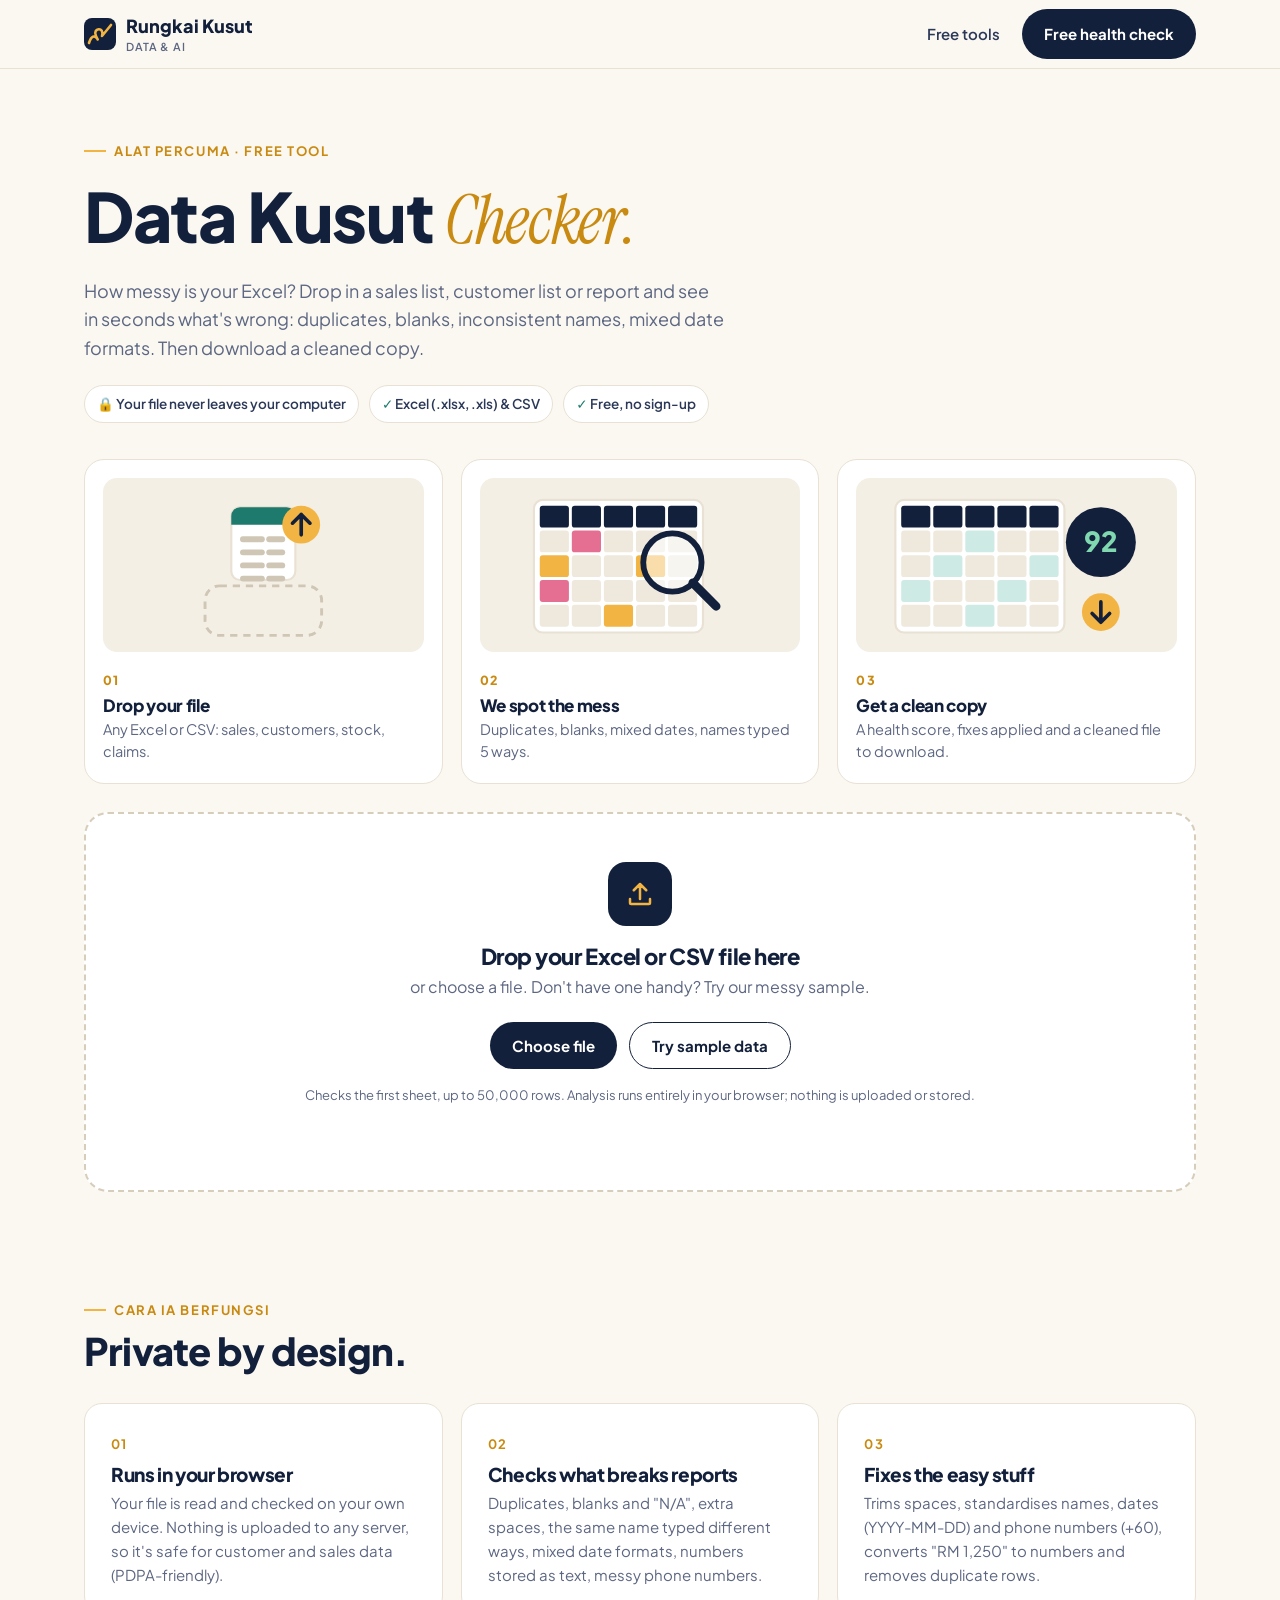
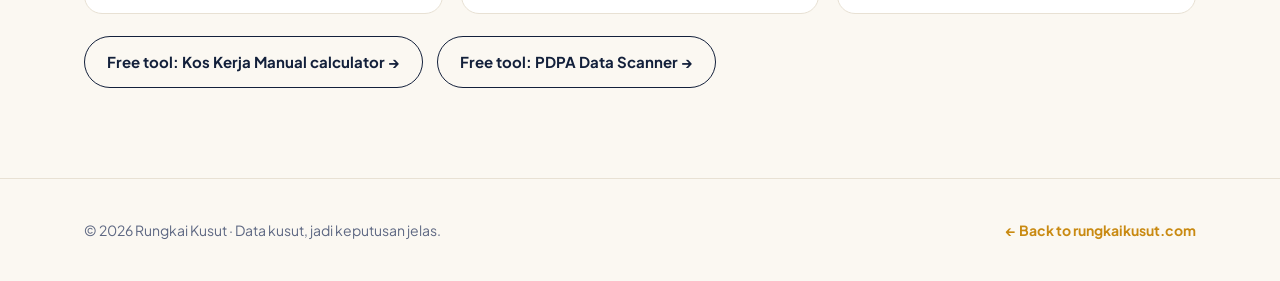
<file: data-checker/index.html>
<!doctype html>
<html lang="en-MY">
<head>
<meta charset="utf-8">
<meta name="viewport" content="width=device-width, initial-scale=1">
<title>Data Kusut Checker | Free Excel &amp; CSV Data Quality Tool | Rungkai Kusut</title>
<meta name="description" content="Free tool for Malaysian SMEs: check your Excel or CSV for duplicates, blanks and messy formats, get a data health score and download a cleaned file. Runs in your browser.">
<meta name="robots" content="index, follow, max-image-preview:large">
<meta name="theme-color" content="#13203B">
<link rel="canonical" href="https://rungkaikusut.com/data-checker/">
<meta property="og:site_name" content="Rungkai Kusut">
<meta property="og:locale" content="en_MY">
<meta property="og:type" content="website">
<meta property="og:url" content="https://rungkaikusut.com/data-checker/">
<meta property="og:title" content="Data Kusut Checker: free data health check for your Excel">
<meta property="og:description" content="Drop in your Excel or CSV. Get a health score, see what's messy, and download a cleaned file in seconds. Your data never leaves your browser.">
<meta property="og:image" content="https://rungkaikusut.com/og-image.png">
<meta name="twitter:card" content="summary_large_image">
<link rel="icon" href="/favicon.ico" sizes="48x48">
<link rel="icon" href="/favicon.svg" type="image/svg+xml">
<link rel="apple-touch-icon" href="/apple-touch-icon.png">
<link rel="preconnect" href="https://fonts.googleapis.com">
<link rel="preconnect" href="https://fonts.gstatic.com" crossorigin>
<link href="https://fonts.googleapis.com/css2?family=Plus+Jakarta+Sans:wght@400;500;600;700;800&family=Instrument+Serif:ital@0;1&display=swap" rel="stylesheet">
<script type="application/ld+json">
{
  "@context": "https://schema.org",
  "@type": "WebApplication",
  "name": "Data Kusut Checker",
  "url": "https://rungkaikusut.com/data-checker/",
  "applicationCategory": "BusinessApplication",
  "operatingSystem": "Any (web browser)",
  "inLanguage": "en-MY",
  "description": "Free browser-based data quality checker for Excel and CSV files: finds duplicates, blanks, inconsistent names, mixed date formats and numbers stored as text, then downloads a cleaned file.",
  "offers": {"@type": "Offer", "price": "0", "priceCurrency": "MYR"},
  "publisher": {"@type": "Organization", "name": "Rungkai Kusut", "url": "https://rungkaikusut.com/"}
}
</script>
<style>
:root{
  --ink:#13203B; --ink-2:#2B3858; --muted:#5D6782;
  --paper:#FBF8F2; --card:#FFFFFF; --line:#E8E1D4; --sand:#F4EFE5;
  --gold:#F2B544; --gold-deep:#C98A12; --teal:#1E7A6C; --rose:#C2456B;
  --radius:18px; --max:1160px;
}
*{box-sizing:border-box;margin:0;padding:0}
html{scroll-behavior:smooth}
body{font-family:"Plus Jakarta Sans",system-ui,sans-serif;background:var(--paper);color:var(--ink);line-height:1.6;-webkit-font-smoothing:antialiased;overflow-x:hidden}
a{color:inherit;text-decoration:none}
.wrap{max-width:var(--max);margin:0 auto;padding:0 24px}
.serif{font-family:"Instrument Serif",Georgia,serif;font-weight:400;font-style:italic}
.eyebrow{display:inline-flex;align-items:center;gap:8px;font-size:13px;font-weight:700;letter-spacing:.12em;text-transform:uppercase;color:var(--gold-deep)}
.eyebrow::before{content:"";width:22px;height:2px;background:var(--gold)}
h1,h2,h3{line-height:1.12;letter-spacing:-.02em}
h2{font-size:clamp(26px,3.4vw,38px);font-weight:800;margin:10px 0 12px}
.lead{font-size:18px;color:var(--muted);max-width:640px}
.btn{display:inline-flex;align-items:center;justify-content:center;gap:8px;padding:13px 22px;border-radius:999px;font-weight:700;font-size:15px;transition:transform .15s,box-shadow .15s,background .15s;border:0;cursor:pointer;font-family:inherit}
.btn-dark{background:var(--ink);color:#fff}
.btn-dark:hover{transform:translateY(-2px);box-shadow:0 10px 24px rgba(19,32,59,.25)}
.btn-ghost{border:1.5px solid var(--ink);color:var(--ink);background:transparent}
.btn-ghost:hover{background:var(--ink);color:#fff}
.btn-gold{background:var(--gold);color:var(--ink)}
.btn-gold:hover{transform:translateY(-2px);box-shadow:0 10px 24px rgba(242,181,68,.4)}
.btn:disabled{opacity:.6;cursor:wait;transform:none}

header{position:sticky;top:0;z-index:50;background:rgba(251,248,242,.9);backdrop-filter:blur(12px);border-bottom:1px solid var(--line)}
.nav{display:flex;align-items:center;justify-content:space-between;height:68px;gap:16px}
.brand{display:flex;align-items:center;gap:10px;font-weight:800;font-size:18px}
.brand svg{width:32px;height:32px;flex:none}
.brand small{display:block;font-size:11px;font-weight:600;color:var(--muted);letter-spacing:.08em;text-transform:uppercase;margin-top:-3px}
.nav-right{display:flex;align-items:center;gap:22px;font-weight:600;font-size:15px;color:var(--ink-2)}
.nav-right a.plain:hover{color:var(--gold-deep)}

.hero{padding:64px 0 36px}
.hero h1{font-size:clamp(38px,6vw,68px);font-weight:800;margin:16px 0 18px}
.hero h1 .serif{color:var(--gold-deep)}
.badges{display:flex;flex-wrap:wrap;gap:10px;margin-top:22px}
.badges span{font-size:13.5px;font-weight:600;padding:7px 12px;border-radius:999px;background:var(--card);border:1px solid var(--line);color:var(--ink-2)}
.badges span b{color:var(--teal)}

.drop{margin:8px 0 80px;background:var(--card);border:2px dashed #D6CDBB;border-radius:24px;padding:48px 24px;text-align:center;transition:border-color .2s,background .2s}
.drop.over{border-color:var(--gold-deep);background:#FFF9EC}
.drop .ic{width:64px;height:64px;border-radius:18px;background:var(--ink);display:grid;place-items:center;margin:0 auto 18px}
.drop .ic svg{width:30px;height:30px;stroke:var(--gold);fill:none;stroke-width:2;stroke-linecap:round;stroke-linejoin:round}
.drop h3{font-size:22px;font-weight:800;margin-bottom:6px}
.drop p{color:var(--muted)}
.drop .actions{display:flex;gap:12px;justify-content:center;flex-wrap:wrap;margin-top:22px}
.drop .fine{font-size:13px;margin-top:16px}
#fileInput{display:none}
.status{margin-top:14px;font-weight:600;min-height:1.4em}
.status.err{color:var(--rose)}

#results{display:none;padding-bottom:40px}
#results.show{display:block}
.block{margin-bottom:56px}
.score-card{display:grid;grid-template-columns:auto 1fr;gap:40px;align-items:center;background:var(--ink);color:#fff;border-radius:28px;padding:40px;position:relative;overflow:hidden}
.score-card::after{content:"";position:absolute;width:420px;height:420px;border-radius:50%;background:radial-gradient(rgba(242,181,68,.22),transparent 65%);right:-140px;top:-180px;pointer-events:none}
.gauge{width:180px;height:180px;position:relative}
.gauge svg{width:180px;height:180px;transform:rotate(-90deg)}
.gauge .num{position:absolute;inset:0;display:grid;place-items:center;text-align:center}
.gauge .num b{display:block;font-size:52px;font-weight:800;line-height:1}
.gauge .num small{font-size:13px;color:#9AA6C4;font-weight:600}
.score-card h2{color:#fff;margin-top:6px}
.score-card .lead{color:#B9C2DA}
.score-meta{display:flex;flex-wrap:wrap;gap:28px;margin-top:22px}
.score-meta div b{display:block;font-size:26px;font-weight:800;color:var(--gold)}
.score-meta div span{font-size:13.5px;color:#B9C2DA}

.issues{display:grid;gap:12px;margin-top:26px}
.issue{background:var(--card);border:1px solid var(--line);border-left:5px solid var(--muted);border-radius:14px;padding:18px 22px;display:grid;grid-template-columns:1fr auto;gap:6px 20px;align-items:start}
.issue.high{border-left-color:var(--rose)}
.issue.med{border-left-color:var(--gold-deep)}
.issue.low{border-left-color:var(--teal)}
.issue h3{font-size:17px;font-weight:800}
.issue .cnt{font-weight:800;font-size:15px;white-space:nowrap;color:var(--ink-2)}
.issue p{grid-column:1/-1;color:var(--muted);font-size:14.5px}
.issue code{font-family:ui-monospace,SFMono-Regular,Menlo,monospace;font-size:13px;background:var(--sand);padding:2px 6px;border-radius:6px;color:var(--ink)}
.issue .fix{grid-column:1/-1;font-size:13.5px;font-weight:600;color:var(--teal)}
.allgood{background:#E1F1EE;color:var(--teal);font-weight:700;border-radius:14px;padding:18px 22px}

.table-wrap{margin-top:22px;overflow-x:auto;border:1px solid var(--line);border-radius:16px;background:var(--card)}
table{border-collapse:collapse;width:100%;font-size:13.5px;min-width:640px}
th,td{padding:10px 12px;border-bottom:1px solid var(--line);text-align:left;white-space:nowrap;max-width:260px;overflow:hidden;text-overflow:ellipsis}
th{background:var(--sand);font-weight:700;position:sticky;top:0}
td.chg{background:#FFF4D6;font-weight:600}
td.chg::after{content:" ✓";color:var(--teal);font-weight:800}
tr.dup td{text-decoration:line-through;color:#A9A291;background:#FBEFF2}
.legend{display:flex;gap:18px;flex-wrap:wrap;font-size:13px;color:var(--muted);margin-top:10px}
.legend i{display:inline-block;width:12px;height:12px;border-radius:3px;vertical-align:-1px;margin-right:6px}

.kpis{display:grid;grid-template-columns:repeat(3,1fr);gap:16px;margin-top:22px}
.kpi{background:var(--card);border:1px solid var(--line);border-radius:16px;padding:20px 22px}
.kpi span{font-size:13px;color:var(--muted);font-weight:600}
.kpi b{display:block;font-size:28px;font-weight:800;letter-spacing:-.02em;margin-top:4px}
.charts{display:grid;grid-template-columns:1fr 1fr;gap:16px;margin-top:16px}
.chart-card{background:var(--card);border:1px solid var(--line);border-radius:16px;padding:20px 22px}
.chart-card h3{font-size:15px;font-weight:800;margin-bottom:12px}
.chart-box{position:relative;height:280px}
.note{font-size:13.5px;color:var(--muted);margin-top:12px}

.dl{display:flex;flex-wrap:wrap;gap:12px;margin-top:22px}

.lead-card{background:var(--ink);color:#fff;border-radius:28px;padding:44px;display:grid;grid-template-columns:1fr 1fr;gap:44px;position:relative;overflow:hidden}
.lead-card h2{color:#fff}
.lead-card .lead{color:#B9C2DA}
.lead-card ul{list-style:none;margin-top:20px;display:grid;gap:10px;color:#DCE2F0;font-size:15px}
.lead-card li::before{content:"✓ ";color:var(--gold);font-weight:800}
form{display:grid;gap:12px}
label{font-size:13px;font-weight:700;color:#B9C2DA;display:grid;gap:6px}
input,textarea{font-family:inherit;font-size:15px;padding:13px 15px;border-radius:12px;border:1.5px solid #34426A;background:#1B2A4A;color:#fff;outline:none}
input:focus,textarea:focus{border-color:var(--gold)}
.form-row{display:grid;grid-template-columns:1fr 1fr;gap:12px}
.form-status{font-size:14.5px;font-weight:600;min-height:1em}
.form-status.ok{color:#7FD8B0}
.form-status.err{color:#F3A3B8}
.form-status a{color:var(--gold);text-decoration:underline}
.small{font-size:12.5px;color:#9AA6C4}

.how{padding:20px 0 90px}
.how-grid{display:grid;grid-template-columns:repeat(3,1fr);gap:18px;margin-top:30px}
.how-item{background:var(--card);border:1px solid var(--line);border-radius:var(--radius);padding:26px}
.how-item b{font-size:13px;color:var(--gold-deep);letter-spacing:.1em}
.how-item h3{font-size:19px;font-weight:800;margin:8px 0 6px}
.how-item p{color:var(--muted);font-size:15px}

footer{padding:40px 0;color:var(--muted);font-size:14px;border-top:1px solid var(--line)}
.foot{display:flex;justify-content:space-between;gap:16px;flex-wrap:wrap}
.foot a{color:var(--gold-deep);font-weight:700}

@media (max-width:900px){
  .score-card,.lead-card{grid-template-columns:1fr;padding:30px 24px;gap:24px}
  .charts,.how-grid{grid-template-columns:1fr}
  .kpis{grid-template-columns:1fr}
}
@media (max-width:640px){
  .wrap{padding:0 16px}
  .nav-right a.plain{display:none}
  .nav-right .btn{padding:10px 16px;font-size:14px}
  .form-row{grid-template-columns:1fr}
  .drop{padding:36px 18px}
  .hero{padding:44px 0 28px}
  .issue{grid-template-columns:1fr}
}

.ill-steps{display:grid;grid-template-columns:repeat(3,1fr);gap:18px;margin:0 0 28px}
.ill-step{background:var(--card);border:1px solid var(--line);border-radius:20px;padding:18px 18px 20px}
.ill-step .art{background:var(--sand);border-radius:14px;margin-bottom:14px}
.ill-step svg{display:block;width:100%;height:auto}
.ill-step b{font-size:12.5px;font-weight:800;letter-spacing:.1em;color:var(--gold-deep)}
.ill-step h3{font-size:17px;font-weight:800;margin:4px 0 4px}
.ill-step p{color:var(--muted);font-size:14.5px;line-height:1.5}
@media (max-width:760px){.ill-steps{grid-template-columns:1fr}.ill-step{display:grid;grid-template-columns:120px 1fr;gap:14px;align-items:center;padding:14px}.ill-step h3{font-size:16px}.ill-step p{font-size:14px}.ill-step .art{margin:0}}
</style>
</head>
<body>

<header>
  <div class="wrap nav">
    <a href="/" class="brand" aria-label="Rungkai Kusut home">
      <svg viewBox="0 0 32 32" aria-hidden="true"><rect width="32" height="32" rx="8" fill="#13203B"/><path d="M5 25 C 10 9, 17 29, 12 18 C 8 10, 21 8, 18 18 L 27 7" fill="none" stroke="#F2B544" stroke-width="2.6" stroke-linecap="round" stroke-linejoin="round"/></svg>
      <span>Rungkai Kusut<small>Data &amp; AI</small></span>
    </a>
    <div class="nav-right">
      <a class="plain" href="/#free-tools">Free tools</a>
      <a class="btn btn-dark" href="/#contact">Free health check</a>
    </div>
  </div>
</header>

<main>
<section class="hero">
  <div class="wrap">
    <span class="eyebrow">Alat percuma · Free tool</span>
    <h1>Data Kusut <span class="serif">Checker.</span></h1>
    <p class="lead">How messy is your Excel? Drop in a sales list, customer list or report and see in seconds what's wrong: duplicates, blanks, inconsistent names, mixed date formats. Then download a cleaned copy.</p>
    <div class="badges">
      <span><b>🔒</b> Your file never leaves your computer</span>
      <span><b>✓</b> Excel (.xlsx, .xls) &amp; CSV</span>
      <span><b>✓</b> Free, no sign-up</span>
    </div>
  </div>
</section>

<div class="wrap">
<div class="ill-steps"><div class="ill-step"><div class="art"><svg viewBox="0 0 220 120" role="img" aria-label="Drop your Excel or CSV file" xmlns="http://www.w3.org/2000/svg"><rect x="70" y="74" width="80" height="34" rx="10" fill="none" stroke="#CFC6B5" stroke-width="2" stroke-dasharray="5 4"/><rect x="88" y="20" width="44" height="50" rx="6" fill="#fff" stroke="#E8E1D4" stroke-width="1.5"/><path d="M88 26a6 6 0 0 1 6-6h32a6 6 0 0 1 6 6v6h-44z" fill="#1E7A6C"/><rect x="94" y="40" width="17" height="4" rx="2" fill="#CFC6B5"/><rect x="112" y="40" width="13" height="4" rx="2" fill="#CFC6B5"/><rect x="94" y="49" width="17" height="4" rx="2" fill="#CFC6B5"/><rect x="112" y="49" width="13" height="4" rx="2" fill="#CFC6B5"/><rect x="94" y="58" width="17" height="4" rx="2" fill="#CFC6B5"/><rect x="112" y="58" width="13" height="4" rx="2" fill="#CFC6B5"/><rect x="94" y="67" width="17" height="4" rx="2" fill="#CFC6B5"/><rect x="112" y="67" width="13" height="4" rx="2" fill="#CFC6B5"/><circle cx="136" cy="32" r="13" fill="#F2B544"/><path d="M136 39v-14M130 31l6-6 6 6" fill="none" stroke="#13203B" stroke-width="2.5" stroke-linecap="round" stroke-linejoin="round"/></svg></div><div class="txt"><b>01</b><h3>Drop your file</h3><p>Any Excel or CSV: sales, customers, stock, claims.</p></div></div><div class="ill-step"><div class="art"><svg viewBox="0 0 220 120" role="img" aria-label="Messy cells highlighted under a magnifying glass" xmlns="http://www.w3.org/2000/svg"><rect x="37" y="15" width="116" height="91" rx="6" fill="#fff" stroke="#E8E1D4" stroke-width="1.5"/><rect x="41" y="19" width="20" height="15" rx="2" fill="#13203B"/><rect x="63" y="19" width="20" height="15" rx="2" fill="#13203B"/><rect x="85" y="19" width="20" height="15" rx="2" fill="#13203B"/><rect x="107" y="19" width="20" height="15" rx="2" fill="#13203B"/><rect x="129" y="19" width="20" height="15" rx="2" fill="#13203B"/><rect x="41" y="36" width="20" height="15" rx="2" fill="#EFE9DD"/><rect x="63" y="36" width="20" height="15" rx="2" fill="#E46F92"/><rect x="85" y="36" width="20" height="15" rx="2" fill="#EFE9DD"/><rect x="107" y="36" width="20" height="15" rx="2" fill="#EFE9DD"/><rect x="129" y="36" width="20" height="15" rx="2" fill="#EFE9DD"/><rect x="41" y="53" width="20" height="15" rx="2" fill="#F2B544"/><rect x="63" y="53" width="20" height="15" rx="2" fill="#EFE9DD"/><rect x="85" y="53" width="20" height="15" rx="2" fill="#EFE9DD"/><rect x="107" y="53" width="20" height="15" rx="2" fill="#F2B544"/><rect x="129" y="53" width="20" height="15" rx="2" fill="#EFE9DD"/><rect x="41" y="70" width="20" height="15" rx="2" fill="#E46F92"/><rect x="63" y="70" width="20" height="15" rx="2" fill="#EFE9DD"/><rect x="85" y="70" width="20" height="15" rx="2" fill="#EFE9DD"/><rect x="107" y="70" width="20" height="15" rx="2" fill="#EFE9DD"/><rect x="129" y="70" width="20" height="15" rx="2" fill="#EFE9DD"/><rect x="41" y="87" width="20" height="15" rx="2" fill="#EFE9DD"/><rect x="63" y="87" width="20" height="15" rx="2" fill="#EFE9DD"/><rect x="85" y="87" width="20" height="15" rx="2" fill="#F2B544"/><rect x="107" y="87" width="20" height="15" rx="2" fill="#EFE9DD"/><rect x="129" y="87" width="20" height="15" rx="2" fill="#EFE9DD"/><circle cx="132" cy="58" r="20" fill="rgba(255,255,255,.55)" stroke="#13203B" stroke-width="4"/><path d="M146 72L162 88" stroke="#13203B" stroke-width="6" stroke-linecap="round"/></svg></div><div class="txt"><b>02</b><h3>We spot the mess</h3><p>Duplicates, blanks, mixed dates, names typed 5 ways.</p></div></div><div class="ill-step"><div class="art"><svg viewBox="0 0 220 120" role="img" aria-label="A clean table with a high score and a download button" xmlns="http://www.w3.org/2000/svg"><rect x="27" y="15" width="116" height="91" rx="6" fill="#fff" stroke="#E8E1D4" stroke-width="1.5"/><rect x="31" y="19" width="20" height="15" rx="2" fill="#13203B"/><rect x="53" y="19" width="20" height="15" rx="2" fill="#13203B"/><rect x="75" y="19" width="20" height="15" rx="2" fill="#13203B"/><rect x="97" y="19" width="20" height="15" rx="2" fill="#13203B"/><rect x="119" y="19" width="20" height="15" rx="2" fill="#13203B"/><rect x="31" y="36" width="20" height="15" rx="2" fill="#EFE9DD"/><rect x="53" y="36" width="20" height="15" rx="2" fill="#EFE9DD"/><rect x="75" y="36" width="20" height="15" rx="2" fill="#CDEBE4"/><rect x="97" y="36" width="20" height="15" rx="2" fill="#EFE9DD"/><rect x="119" y="36" width="20" height="15" rx="2" fill="#EFE9DD"/><rect x="31" y="53" width="20" height="15" rx="2" fill="#EFE9DD"/><rect x="53" y="53" width="20" height="15" rx="2" fill="#CDEBE4"/><rect x="75" y="53" width="20" height="15" rx="2" fill="#EFE9DD"/><rect x="97" y="53" width="20" height="15" rx="2" fill="#EFE9DD"/><rect x="119" y="53" width="20" height="15" rx="2" fill="#CDEBE4"/><rect x="31" y="70" width="20" height="15" rx="2" fill="#CDEBE4"/><rect x="53" y="70" width="20" height="15" rx="2" fill="#EFE9DD"/><rect x="75" y="70" width="20" height="15" rx="2" fill="#EFE9DD"/><rect x="97" y="70" width="20" height="15" rx="2" fill="#CDEBE4"/><rect x="119" y="70" width="20" height="15" rx="2" fill="#EFE9DD"/><rect x="31" y="87" width="20" height="15" rx="2" fill="#EFE9DD"/><rect x="53" y="87" width="20" height="15" rx="2" fill="#EFE9DD"/><rect x="75" y="87" width="20" height="15" rx="2" fill="#CDEBE4"/><rect x="97" y="87" width="20" height="15" rx="2" fill="#EFE9DD"/><rect x="119" y="87" width="20" height="15" rx="2" fill="#EFE9DD"/><circle cx="168" cy="44" r="24" fill="#13203B"/><text x="168" y="51" text-anchor="middle" font-family="Plus Jakarta Sans,sans-serif" font-size="19" font-weight="800" fill="#7FD8B0">92</text><circle cx="168" cy="92" r="13" fill="#F2B544"/><path d="M168 85v13M162 93l6 6 6-6" fill="none" stroke="#13203B" stroke-width="2.5" stroke-linecap="round" stroke-linejoin="round"/></svg></div><div class="txt"><b>03</b><h3>Get a clean copy</h3><p>A health score, fixes applied and a cleaned file to download.</p></div></div></div>
  <div class="drop" id="drop">
    <div class="ic"><svg viewBox="0 0 24 24"><path d="M12 16V4M7 9l5-5 5 5M4 16v3a1 1 0 0 0 1 1h14a1 1 0 0 0 1-1v-3"/></svg></div>
    <h3>Drop your Excel or CSV file here</h3>
    <p>or choose a file. Don't have one handy? Try our messy sample.</p>
    <div class="actions">
      <button class="btn btn-dark" id="pickBtn" type="button">Choose file</button>
      <button class="btn btn-ghost" id="sampleBtn" type="button">Try sample data</button>
    </div>
    <input type="file" id="fileInput" accept=".xlsx,.xls,.csv,.txt">
    <p class="fine">Checks the first sheet, up to 50,000 rows. Analysis runs entirely in your browser; nothing is uploaded or stored.</p>
    <p class="status" id="status" role="status" aria-live="polite"></p>
  </div>
</div>

<section id="results">
  <div class="wrap">

    <div class="block">
      <div class="score-card">
        <div class="gauge" aria-hidden="true">
          <svg viewBox="0 0 120 120"><circle cx="60" cy="60" r="52" fill="none" stroke="#2A3962" stroke-width="12"/><circle id="gaugeArc" cx="60" cy="60" r="52" fill="none" stroke="#F2B544" stroke-width="12" stroke-linecap="round" stroke-dasharray="0 327"/></svg>
          <div class="num"><div><b id="scoreNum">0</b><small>/ 100</small></div></div>
        </div>
        <div>
          <span class="eyebrow" id="fileName">Data health score</span>
          <h2 id="scoreTitle">—</h2>
          <p class="lead" id="scoreText"></p>
          <div class="score-meta">
            <div><b id="mRows">0</b><span>rows checked</span></div>
            <div><b id="mCols">0</b><span>columns</span></div>
            <div><b id="mIssues">0</b><span>cells with issues</span></div>
            <div><b id="mFixed">0</b><span>auto-fixed for you</span></div>
          </div>
        </div>
      </div>
    </div>

    <div class="block">
      <span class="eyebrow">Apa yang kusut</span>
      <h2>What we found.</h2>
      <p class="lead">Each issue is something that breaks formulas, pivot tables or reports, or makes the same customer look like three different ones.</p>
      <div class="issues" id="issues"></div>
    </div>

    <div class="block">
      <span class="eyebrow">Sebelum &amp; selepas</span>
      <h2>Your data, cleaned.</h2>
      <p class="lead">A preview of the first rows after automatic cleaning. Highlighted cells were fixed; crossed-out rows are duplicates that will be removed.</p>
      <div class="table-wrap"><table id="preview"></table></div>
      <div class="legend"><span><i style="background:#FFF4D6"></i>Fixed cell (hover to see original)</span><span><i style="background:#FBEFF2"></i>Duplicate row, removed</span></div>
      <div class="dl">
        <button class="btn btn-gold" id="dlXlsx" type="button">Download cleaned Excel →</button>
        <button class="btn btn-ghost" id="dlCsv" type="button">Download as CSV</button>
      </div>
      <p class="note">The Excel download includes a second sheet listing every issue found. Always keep your original file.</p>
    </div>

    <div class="block" id="dashBlock">
      <span class="eyebrow">Beri rupa</span>
      <h2>Clean data becomes a dashboard.</h2>
      <p class="lead">Built automatically from your cleaned file. Imagine this updating itself every morning, connected to your real systems.</p>
      <div class="kpis" id="kpis"></div>
      <div class="charts">
        <div class="chart-card" id="barCard"><h3 id="barTitle">Top categories</h3><div class="chart-box"><canvas id="barChart"></canvas></div></div>
        <div class="chart-card" id="lineCard"><h3 id="lineTitle">Trend by month</h3><div class="chart-box"><canvas id="lineChart"></canvas></div></div>
      </div>
      <p class="note" id="chartNote"></p>
    </div>

    <div class="block">
      <div class="lead-card">
        <div>
          <span class="eyebrow">Jom rungkai</span>
          <h2>Want this fixed properly?</h2>
          <p class="lead">This tool cleans one file. We fix the source: one clean database, dashboards that update themselves, and digital forms so the mess doesn't come back.</p>
          <ul>
            <li>A personalised clean-up plan based on this result</li>
            <li>Free 45-minute data health check with our team</li>
            <li>Reply within one working day, in BM or English</li>
          </ul>
        </div>
        <form id="leadForm">
          <div class="form-row">
            <label>Name<input name="name" required placeholder="Your name"></label>
            <label>Company<input name="org" placeholder="Company name"></label>
          </div>
          <label>Email<input type="email" name="email" required placeholder="you@company.com"></label>
          <label>Phone / WhatsApp (optional)<input name="phone" placeholder="012-345 6789"></label>
          <label>What do you use this data for? (optional)<textarea name="msg" rows="3" placeholder="e.g. monthly sales report for 3 branches"></textarea></label>
          <input type="checkbox" name="botcheck" tabindex="-1" autocomplete="off" style="display:none">
          <button class="btn btn-gold" type="submit">Send me my clean-up plan →</button>
          <p class="small">We only receive your score and issue summary, never your data.</p>
          <p class="form-status" id="formStatus" role="status" aria-live="polite"></p>
        </form>
      </div>
    </div>

  </div>
</section>

<section class="how">
  <div class="wrap">
    <span class="eyebrow">Cara ia berfungsi</span>
    <h2>Private by design.</h2>
    <div class="how-grid">
      <div class="how-item"><b>01</b><h3>Runs in your browser</h3><p>Your file is read and checked on your own device. Nothing is uploaded to any server, so it's safe for customer and sales data (PDPA-friendly).</p></div>
      <div class="how-item"><b>02</b><h3>Checks what breaks reports</h3><p>Duplicates, blanks and "N/A", extra spaces, the same name typed different ways, mixed date formats, numbers stored as text, messy phone numbers.</p></div>
      <div class="how-item"><b>03</b><h3>Fixes the easy stuff</h3><p>Trims spaces, standardises names, dates (YYYY-MM-DD) and phone numbers (+60), converts "RM 1,250" to numbers and removes duplicate rows.</p></div>
    </div>
    <div style="display:flex;gap:14px;flex-wrap:wrap;margin-top:22px">
      <a class="btn btn-ghost" href="/kos-kerja-manual/">Free tool: Kos Kerja Manual calculator →</a>
      <a class="btn btn-ghost" href="/pdpa-scanner/">Free tool: PDPA Data Scanner →</a>
    </div>
  </div>
</section>
</main>

<footer>
  <div class="wrap foot">
    <div>© <span id="yr"></span> Rungkai Kusut · Data kusut, jadi keputusan jelas.</div>
    <a href="/">← Back to rungkaikusut.com</a>
  </div>
</footer>

<script src="vendor/xlsx.full.min.js"></script>
<script src="vendor/chart.umd.min.js"></script>
<script>
(() => {
'use strict';
document.getElementById('yr').textContent = new Date().getFullYear();

const MAX_ROWS = 50000;
const MISSING = new Set(['','n/a','na','-','--','null','nil','tiada','none','#n/a','?','#value!','#ref!']);
const MONTHS = {jan:1,feb:2,mar:3,mac:3,apr:4,may:5,mei:5,jun:6,jul:7,aug:8,ogo:8,sep:9,oct:10,okt:10,nov:11,dec:12,dis:12};
const NUM_RE = /^\s*(?:rm|myr)?\s*-?\s*(?:\d{1,3}(?:,\d{3})+|\d+)(?:\.\d+)?\s*$/i;
const EMAIL_RE = /^[^\s@]+@[^\s@]+\.[^\s@]{2,}$/;
const PHONE_HINT = /(phone|tel|telefon|mobile|hp|whatsapp|contact no|no\.? ?tel)/i;
const AMOUNT_HINT = /(jumlah|amount|total|sales|jualan|harga|price|revenue|nilai|value|\brm\b|kos|cost)/i;
const CAT_HINT = /(cawangan|branch|kategori|category|produk|product|region|negeri|state|status|jenis|type|outlet|lokasi|location|department|jabatan)/i;

const $ = id => document.getElementById(id);
const esc = s => String(s).replace(/[&<>"']/g, c => ({'&':'&amp;','<':'&lt;','>':'&gt;','"':'&quot;',"'":'&#39;'}[c]));
const fmt = n => Number(n).toLocaleString('en-MY');
const fmtMoney = n => Number(n).toLocaleString('en-MY', {maximumFractionDigits: 2});
const isMissing = v => v === null || v === undefined || (typeof v === 'string' && MISSING.has(v.trim().toLowerCase()));
const collapse = s => s.trim().replace(/\s+/g, ' ');
const pad = n => String(n).padStart(2, '0');
const iso = (y, m, d) => `${y}-${pad(m)}-${pad(d)}`;
const show = v => (v === null || v === undefined) ? '' : (v instanceof Date ? iso(v.getFullYear(), v.getMonth() + 1, v.getDate()) : String(v));

function validDate(y, m, d) {
  if (y < 1900 || y > 2100 || m < 1 || m > 12 || d < 1 || d > 31) return false;
  const dt = new Date(y, m - 1, d);
  return dt.getFullYear() === y && dt.getMonth() === m - 1 && dt.getDate() === d;
}
function parseDateStr(raw) {
  let s = collapse(String(raw)).replace(/[T ]\d{1,2}:\d{2}(:\d{2})?(\.\d+)?Z?$/i, '');
  let m;
  if ((m = s.match(/^(\d{4})([-\/.])(\d{1,2})\2(\d{1,2})$/))) {
    const y = +m[1], mo = +m[3], d = +m[4];
    return validDate(y, mo, d) ? {v: iso(y, mo, d), f: 'YYYY' + m[2] + 'MM' + m[2] + 'DD'} : null;
  }
  if ((m = s.match(/^(\d{1,2})([-\/.])(\d{1,2})\2(\d{2}|\d{4})$/))) {
    let a = +m[1], b = +m[3], y = +m[4]; if (y < 100) y += 2000;
    const sep = m[2];
    if (a > 12 && b <= 12) return validDate(y, b, a) ? {v: iso(y, b, a), f: 'DD' + sep + 'MM' + sep + 'YYYY'} : null;
    if (b > 12 && a <= 12) return validDate(y, a, b) ? {v: iso(y, a, b), f: 'MM' + sep + 'DD' + sep + 'YYYY (US)'} : null;
    return validDate(y, b, a) ? {v: iso(y, b, a), f: 'DD' + sep + 'MM' + sep + 'YYYY'} : null;
  }
  if ((m = s.match(/^(\d{1,2})[\s\-]([A-Za-z]{3,9})[\s\-,]+(\d{2}|\d{4})$/))) {
    const mo = MONTHS[m[2].slice(0, 3).toLowerCase()]; let y = +m[3]; if (y < 100) y += 2000;
    return mo && validDate(y, mo, +m[1]) ? {v: iso(y, mo, +m[1]), f: 'DD Mon YYYY'} : null;
  }
  if ((m = s.match(/^([A-Za-z]{3,9})\s(\d{1,2}),?\s(\d{4})$/))) {
    const mo = MONTHS[m[1].slice(0, 3).toLowerCase()];
    return mo && validDate(+m[3], mo, +m[2]) ? {v: iso(+m[3], mo, +m[2]), f: 'Mon DD, YYYY'} : null;
  }
  return null;
}
function parseDateAny(v) {
  if (v instanceof Date && !isNaN(v)) return {v: iso(v.getFullYear(), v.getMonth() + 1, v.getDate()), f: 'Excel date'};
  if (typeof v === 'number' && v > 20000 && v < 80000 && window.XLSX) {
    const p = XLSX.SSF.parse_date_code(v);
    if (p && validDate(p.y, p.m, p.d)) return {v: iso(p.y, p.m, p.d), f: 'Excel serial number'};
  }
  if (typeof v === 'string') return parseDateStr(v);
  return null;
}
function parseNum(v) {
  if (typeof v === 'number' && isFinite(v)) return v;
  if (typeof v !== 'string' || !NUM_RE.test(v)) return null;
  const n = parseFloat(v.replace(/rm|myr|,|\s/gi, ''));
  return isFinite(n) ? n : null;
}
function phoneDigits(v, name) {
  let d = String(v).replace(/[^\d+]/g, '');
  if (typeof v === 'number') d = String(Math.round(v));
  d = d.replace(/^\+/, '');
  if (/^60\d{8,10}$/.test(d)) return '+' + d;
  if (/^0\d{8,10}$/.test(d)) return '+6' + d;
  if (/^1\d{7,9}$/.test(d) && (typeof v === 'number' || PHONE_HINT.test(name))) return '+60' + d;
  return null;
}
const shape = s => String(s).trim().replace(/\d/g, '9');

// ---------- reading files ----------
async function readFile(file) {
  const name = file.name.toLowerCase();
  let wb;
  if (name.endsWith('.csv') || name.endsWith('.txt')) {
    const text = await file.text();
    wb = XLSX.read(text, {type: 'string', raw: true});
  } else {
    const buf = await file.arrayBuffer();
    wb = XLSX.read(buf, {type: 'array', cellDates: true});
  }
  const ws = wb.Sheets[wb.SheetNames[0]];
  const aoa = XLSX.utils.sheet_to_json(ws, {header: 1, defval: null, raw: true, blankrows: true});
  return {aoa, sheet: wb.SheetNames[0]};
}

function toTable(aoa) {
  let hIdx = 0;
  for (let i = 0; i < Math.min(10, aoa.length); i++) {
    const r = aoa[i] || [];
    const filled = r.filter(v => !isMissing(v)).length;
    const width = Math.max(...aoa.slice(0, 20).map(x => (x || []).length), 1);
    if (filled >= Math.max(2, Math.ceil(width * 0.5))) { hIdx = i; break; }
  }
  const head = aoa[hIdx] || [];
  let body = aoa.slice(hIdx + 1);
  const width = Math.max(head.length, ...body.slice(0, 200).map(r => (r || []).length));
  const seen = {};
  const headers = [];
  for (let c = 0; c < width; c++) {
    let h = head[c] === null || head[c] === undefined || String(head[c]).trim() === '' ? `Column ${c + 1}` : collapse(show(head[c]));
    if (seen[h]) { seen[h]++; h = `${h} (${seen[h]})`; } else seen[h] = 1;
    headers.push(h);
  }
  let emptyRows = 0;
  const rows = [];
  for (const r of body) {
    const row = Array.from({length: width}, (_, c) => (r && r[c] !== undefined) ? r[c] : null);
    if (row.every(isMissing)) { emptyRows++; continue; }
    rows.push(row);
  }
  // trailing empty rows are not an issue, only gaps inside the data
  let trailing = 0;
  for (let i = body.length - 1; i >= 0; i--) { const r = body[i]; if (!r || r.every(isMissing)) trailing++; else break; }
  emptyRows = Math.max(0, emptyRows - trailing);
  // drop fully empty columns
  const keep = headers.map((h, c) => rows.some(r => !isMissing(r[c])));
  return {
    headers: headers.filter((_, c) => keep[c]),
    rows: rows.map(r => r.filter((_, c) => keep[c])),
    emptyRows,
    droppedCols: keep.filter(k => !k).length
  };
}

// ---------- analysis ----------
function detectKind(name, vals) {
  const nm = vals.filter(v => !isMissing(v));
  if (!nm.length) return 'empty';
  const n = nm.length;
  const phoneLike = nm.filter(v => phoneDigits(v, name) && (typeof v === 'number' || /^\s*(\+?6?0|0)[\d\s\-()]{7,14}\s*$/.test(String(v)))).length;
  if (PHONE_HINT.test(name) && phoneLike / n >= 0.5) return 'phone';
  if (!PHONE_HINT.test(name) && phoneLike / n >= 0.7 && nm.filter(v => typeof v === 'string' && /^\s*(\+?60|0)/.test(v)).length / n >= 0.6) return 'phone';
  if (nm.filter(v => typeof v === 'string' && v.includes('@')).length / n >= 0.6) return 'email';
  const dates = nm.filter(v => parseDateAny(v) && !(typeof v === 'number' && !/(date|tarikh|tkh|day|hari|bulan|month)/i.test(name))).length;
  if (dates / n >= 0.6) return 'date';
  const nums = nm.filter(v => parseNum(v) !== null).length;
  if (nums / n >= 0.6) return 'number';
  return 'text';
}

function analyse(table) {
  const {headers, rows} = table;
  const nR = rows.length, nC = headers.length;
  const cols = headers.map((h, c) => ({name: h, idx: c, kind: detectKind(h, rows.map(r => r[c]))}));
  const cleaned = rows.map(r => r.slice());
  const changed = rows.map(() => new Array(nC).fill(false));
  const issues = [];
  let missing = 0, ws = 0, variantCells = 0, typeCells = 0, mixedDateCols = 0, fixed = 0;
  const missingByCol = [], missingTokenCols = [];
  const wsCols = new Set();

  const mark = (r, c, nv) => {
    const ov = rows[r][c];
    if (show(ov) !== show(nv)) { changed[r][c] = true; fixed++; }
    cleaned[r][c] = nv;
  };

  cols.forEach(col => {
    const c = col.idx;
    let miss = 0, tokens = 0;
    // pass 1: missing + whitespace, base clean
    for (let r = 0; r < nR; r++) {
      const v = rows[r][c];
      if (isMissing(v)) {
        miss++;
        if (typeof v === 'string' && v.trim() !== '') tokens++;
        mark(r, c, null);
        continue;
      }
      if (typeof v === 'string' && v !== collapse(v)) { ws++; wsCols.add(col.name); }
      cleaned[r][c] = typeof v === 'string' ? collapse(v) : v;
    }
    missing += miss;
    if (miss) missingByCol.push([col.name, miss]);
    if (tokens) missingTokenCols.push([col.name, tokens]);

    if (col.kind === 'number') {
      let asText = 0, junk = 0; const junkEx = [], textEx = [];
      for (let r = 0; r < nR; r++) {
        const v = cleaned[r][c]; if (v === null) continue;
        const n = parseNum(v);
        if (n === null) { junk++; if (junkEx.length < 3 && !junkEx.includes(v)) junkEx.push(v); continue; }
        if (typeof v === 'string' && (table.source !== 'csv' || !/^-?\d+(\.\d+)?$/.test(v))) { asText++; if (textEx.length < 3 && !textEx.includes(v)) textEx.push(v); }
        mark(r, c, n);
      }
      if (asText) { typeCells += asText; issues.push({sev: 'med', col: col.name, count: asText, title: `Numbers stored as text in “${col.name}”`, detail: table.source === 'csv' ? `Values like ${textEx.map(e => `<code>${esc(e)}</code>`).join(' ')} include RM, commas or spaces, so Excel and Power BI import them as text and SUM skips them.` : `Values like ${textEx.map(e => `<code>${esc(e)}</code>`).join(' ')} look like numbers but Excel treats them as text, so SUM and pivot tables silently skip them.`, fix: 'Converted to real numbers (RM and commas removed).'}); }
      if (junk) { typeCells += junk; issues.push({sev: 'high', col: col.name, count: junk, title: `Non-numbers in number column “${col.name}”`, detail: `Found ${junkEx.map(e => `<code>${esc(e)}</code>`).join(' ')} in a column that should only contain numbers.`, fix: 'Left as-is for you to review.'}); }
    }

    if (col.kind === 'date') {
      const fmts = {}; let bad = 0; const badEx = [], us = [];
      for (let r = 0; r < nR; r++) {
        const v = cleaned[r][c]; if (v === null) continue;
        const p = parseDateAny(v);
        if (!p) { bad++; if (badEx.length < 3) badEx.push(v); continue; }
        fmts[p.f] = (fmts[p.f] || 0) + 1;
        if (p.f.includes('US') && us.length < 2) us.push(v);
        mark(r, c, p.v);
      }
      const keys = Object.keys(fmts).sort((a, b) => fmts[b] - fmts[a]);
      if (keys.length > 1) {
        mixedDateCols++;
        const off = Object.values(fmts).reduce((a, b) => a + b, 0) - fmts[keys[0]];
        typeCells += off;
        issues.push({sev: 'high', col: col.name, count: off, title: `${keys.length} different date formats in “${col.name}”`, detail: `Mixed formats: ${keys.slice(0, 4).map(k => `<code>${esc(k)}</code> ×${fmts[k]}`).join(', ')}. Sorting and monthly reports will be wrong.${us.length ? ' Some dates look US-style (month first), e.g. <code>' + esc(show(us[0])) + '</code>.' : ''}`, fix: 'All dates standardised to YYYY-MM-DD.'});
      }
      if (bad) { typeCells += bad; issues.push({sev: 'high', col: col.name, count: bad, title: `Unreadable dates in “${col.name}”`, detail: `Couldn't read ${badEx.map(e => `<code>${esc(show(e))}</code>`).join(' ')} as dates.`, fix: 'Left as-is for you to review.'}); }
    }

    if (col.kind === 'phone') {
      const shapes = {}; let bad = 0;
      for (let r = 0; r < nR; r++) {
        const v = cleaned[r][c]; if (v === null) continue;
        const sh = shape(show(v)); if (!shapes[sh]) shapes[sh] = show(v);
        const p = phoneDigits(v, col.name);
        if (p) mark(r, c, p); else bad++;
      }
      const n = Object.keys(shapes).length;
      if (n > 1) { const cnt = nR - miss - bad; issues.push({sev: 'low', col: col.name, count: n, unit: 'formats', title: `Phone numbers typed ${n} different ways in “${col.name}”`, detail: `e.g. ${Object.values(shapes).slice(0, 3).map(s => `<code>${esc(s)}</code>`).join(' ')}. Hard to search, dedupe or use for WhatsApp/SMS blasts.`, fix: `${fmt(cnt)} numbers standardised to +60 format.`}); typeCells += Math.min(cnt, n); }
      if (bad) issues.push({sev: 'med', col: col.name, count: bad, title: `Invalid phone numbers in “${col.name}”`, detail: 'Too short, too long or not Malaysian format.', fix: 'Left as-is for you to review.'});
    }

    if (col.kind === 'email') {
      let bad = 0, norm = 0; const badEx = [];
      for (let r = 0; r < nR; r++) {
        const v = cleaned[r][c]; if (v === null) continue;
        const e = String(v).replace(/\s+/g, '').toLowerCase();
        if (!EMAIL_RE.test(e)) { bad++; if (badEx.length < 2) badEx.push(v); continue; }
        if (e !== String(rows[r][c])) norm++;
        mark(r, c, e);
      }
      if (bad) { typeCells += bad; issues.push({sev: 'med', col: col.name, count: bad, title: `Invalid emails in “${col.name}”`, detail: `e.g. ${badEx.map(e => `<code>${esc(e)}</code>`).join(' ')}`, fix: 'Left as-is for you to review.'}); }
      if (norm) issues.push({sev: 'low', col: col.name, count: norm, title: `Emails with capitals or spaces in “${col.name}”`, detail: 'The same email typed differently counts as two contacts.', fix: 'Lower-cased and trimmed.'});
    }

    if (col.kind === 'text') {
      const groups = new Map();
      for (let r = 0; r < nR; r++) {
        const v = cleaned[r][c]; if (v === null) continue;
        const s = String(v);
        const key = s.toLowerCase().replace(/[.,]/g, '').replace(/\s+/g, ' ').trim();
        if (!groups.has(key)) groups.set(key, new Map());
        const g = groups.get(key); g.set(s, (g.get(s) || 0) + 1);
      }
      let cells = 0; const ex = [];
      const canon = new Map();
      groups.forEach((g, key) => {
        if (g.size < 2) return;
        const mixedCase = s => /[a-z]/.test(s) && /[A-Z]/.test(s) ? 1 : 0;
        const sorted = [...g.entries()].sort((a, b) => mixedCase(b[0]) - mixedCase(a[0]) || b[1] - a[1]);
        canon.set(key, sorted[0][0]);
        cells += sorted.slice(1).reduce((a, x) => a + x[1], 0);
        if (ex.length < 2) ex.push(sorted.slice(0, 3).map(x => x[0]));
      });
      if (cells) {
        for (let r = 0; r < nR; r++) {
          const v = cleaned[r][c]; if (v === null) continue;
          const key = String(v).toLowerCase().replace(/[.,]/g, '').replace(/\s+/g, ' ').trim();
          if (canon.has(key)) mark(r, c, canon.get(key));
        }
        variantCells += cells;
        issues.push({sev: 'high', col: col.name, count: cells, title: `Same value typed different ways in “${col.name}”`, detail: ex.map(g => g.map(x => `<code>${esc(x)}</code>`).join(' = ')).join('<br>') + '<br>Reports will split one branch or customer into several.', fix: 'Standardised to the most common spelling.'});
      }
    }
    // whitespace-only changes still count as fixes
    for (let r = 0; r < nR; r++) if (!changed[r][c] && show(rows[r][c]) !== show(cleaned[r][c])) { changed[r][c] = true; fixed++; }
  });

  // duplicates (after cleaning)
  const seen = new Set(); const dupRows = new Set();
  cleaned.forEach((r, i) => {
    const k = JSON.stringify(r.map(v => v === null ? '' : String(v).toLowerCase()));
    if (seen.has(k)) dupRows.add(i); else seen.add(k);
  });
  const dups = dupRows.size;

  if (dups) issues.unshift({sev: 'high', count: dups, title: 'Duplicate rows', detail: `${fmt(dups)} ${dups === 1 ? 'row is an exact copy' : 'rows are exact copies'} of another row (after cleaning). Totals and customer counts are inflated.`, fix: 'Duplicates removed in the cleaned file.'});
  if (missing) {
    const top = missingByCol.sort((a, b) => b[1] - a[1]).slice(0, 3);
    issues.push({sev: missing / (nR * nC) > 0.1 ? 'high' : 'med', count: missing, title: 'Blank or “N/A” cells', detail: `Most blanks in ${top.map(([n, k]) => `<code>${esc(n)}</code> (${fmt(k)})`).join(', ')}.${missingTokenCols.length ? ' Placeholders like “N/A”, “-” or “tiada” were found too.' : ''}`, fix: missingTokenCols.length ? 'Placeholders turned into true blanks so formulas treat them consistently.' : 'Kept blank; worth filling in at the source.'});
  }
  if (ws) issues.push({sev: 'low', count: ws, title: 'Extra spaces', detail: `Leading, trailing or double spaces in ${[...wsCols].slice(0, 3).map(n => `<code>${esc(n)}</code>`).join(', ')}. <code>"Klang "</code> and <code>"Klang"</code> don't match in lookups.`, fix: 'Spaces trimmed.'});
  if (table.emptyRows) issues.push({sev: 'low', count: table.emptyRows, title: 'Empty rows inside the data', detail: 'Blank rows break filters, sorting and pivot table ranges.', fix: 'Removed.'});

  const cells = Math.max(1, nR * nC);
  const pct = x => x / cells * 100;
  let score = 100
    - Math.min(25, pct(missing) * 0.8)
    - Math.min(20, dups / Math.max(1, nR) * 150)
    - Math.min(10, pct(ws) * 1.5)
    - Math.min(20, pct(variantCells) * 2)
    - Math.min(15, pct(typeCells) * 1.5)
    - Math.min(10, mixedDateCols * 5)
    - (table.emptyRows ? 3 : 0);
  score = Math.max(0, Math.min(100, Math.round(score)));

  const order = {high: 0, med: 1, low: 2};
  issues.sort((a, b) => order[a.sev] - order[b.sev] || b.count - a.count);
  const issueCells = missing + ws + variantCells + typeCells + dups * nC;

  return {cols, cleaned, changed, dupRows, issues, score, nR, nC, fixed: fixed + dups, issueCells, dups};
}

// ---------- rendering ----------
let state = null;
const charts = [];

function render(table, res, label) {
  state = {table, res, label};
  $('results').classList.add('show');
  $('fileName').textContent = label;
  // score
  const s = res.score;
  const arc = 327 * s / 100;
  const color = s >= 85 ? '#7FD8B0' : s >= 60 ? '#F2B544' : '#E46F92';
  $('gaugeArc').setAttribute('stroke', color);
  animateNum($('scoreNum'), s);
  setTimeout(() => $('gaugeArc').setAttribute('stroke-dasharray', `${arc} 327`), 30);
  $('gaugeArc').style.transition = 'stroke-dasharray 1s ease';
  const [title, text] = s >= 85
    ? ['Kemas! Your data is in good shape.', 'Only minor issues. A dashboard on top of this would work well today.']
    : s >= 60
      ? ['Sedikit kusut. Fixable, but it is costing you.', 'These issues quietly break totals and reports. Most can be fixed automatically, and the rest at the source.']
      : ['Sangat kusut. Your reports are likely wrong.', 'Duplicates, mixed formats and inconsistent names mean totals, customer counts and monthly trends can\'t be trusted yet.'];
  $('scoreTitle').textContent = title;
  $('scoreText').textContent = text;
  $('mRows').textContent = fmt(res.nR);
  $('mCols').textContent = fmt(res.nC);
  $('mIssues').textContent = fmt(Math.min(res.issueCells, res.nR * res.nC));
  $('mFixed').textContent = fmt(res.fixed);

  // issues
  $('issues').innerHTML = res.issues.length ? res.issues.map(i => `
    <div class="issue ${i.sev}">
      <h3>${esc(i.title)}</h3>
      <span class="cnt">${fmt(i.count)} ${i.unit || (i.count === 1 ? (i.title === 'Duplicate rows' || i.title.startsWith('Empty') ? 'row' : 'cell') : (i.title === 'Duplicate rows' || i.title.startsWith('Empty') ? 'rows' : 'cells'))}</span>
      <p>${i.detail}</p>
      <div class="fix">→ ${esc(i.fix)}</div>
    </div>`).join('') : '<div class="allgood">No issues found. This file is clean and ready for a dashboard.</div>';

  // preview
  const n = Math.min(12, res.nR);
  let idxs = [...Array(n).keys()];
  const firstDup = [...res.dupRows][0];
  if (firstDup !== undefined && firstDup >= n) idxs = idxs.slice(0, n - 1).concat(firstDup);
  let html = '<thead><tr>' + table.headers.map(h => `<th>${esc(h)}</th>`).join('') + '</tr></thead><tbody>';
  idxs.forEach(i => {
    html += `<tr class="${res.dupRows.has(i) ? 'dup' : ''}">` + res.cleaned[i].map((v, c) => {
      const ch = res.changed[i][c] && !res.dupRows.has(i);
      const orig = show(table.rows[i][c]);
      return `<td class="${ch ? 'chg' : ''}"${ch ? ` title="Original: ${esc(orig === '' ? '(blank)' : orig)}"` : ''}>${esc(show(v))}</td>`;
    }).join('') + '</tr>';
  });
  $('preview').innerHTML = html + '</tbody>';

  renderDashboard(table, res);
  setTimeout(() => $('results').scrollIntoView({behavior: 'smooth', block: 'start'}), 120);
}

function animateNum(el, to) {
  const t0 = performance.now();
  const step = t => { const p = Math.min(1, (t - t0) / 900); el.textContent = Math.round(to * (1 - Math.pow(1 - p, 3))); if (p < 1) requestAnimationFrame(step); };
  requestAnimationFrame(step);
}

function renderDashboard(table, res) {
  charts.forEach(c => c.destroy()); charts.length = 0;
  const rows = res.cleaned.filter((_, i) => !res.dupRows.has(i));
  const pick = (kind, hint) => res.cols.filter(c => c.kind === kind).sort((a, b) => (hint.test(b.name) ? 1 : 0) - (hint.test(a.name) ? 1 : 0))[0];
  const num = pick('number', AMOUNT_HINT);
  const date = pick('date', /(date|tarikh|tkh)/i);
  const catCands = res.cols.filter(c => c.kind === 'text').map(c => {
    const vals = rows.map(r => r[c.idx]).filter(v => v !== null);
    const u = new Set(vals.map(String)).size;
    return {c, u, ok: u >= 2 && u <= 40 && u / Math.max(1, vals.length) <= 0.5};
  }).filter(x => x.ok).sort((a, b) => (CAT_HINT.test(b.c.name) ? 1 : 0) - (CAT_HINT.test(a.c.name) ? 1 : 0) || a.u - b.u);
  const cat = catCands[0] && catCands[0].c;
  const val = r => num ? (typeof r[num.idx] === 'number' ? r[num.idx] : 0) : 1;

  const total = num ? rows.reduce((a, r) => a + val(r), 0) : rows.length;
  const kp = [
    ['Clean rows', fmt(rows.length)],
    [num ? `Total ${num.name}` : 'Records', num ? fmtMoney(total) : fmt(total)],
    cat ? [`Unique ${cat.name}`, fmt(new Set(rows.map(r => r[cat.idx]).filter(v => v !== null)).size)]
        : date ? ['Date range', (() => { const d = rows.map(r => r[date.idx]).filter(v => typeof v === 'string' && /^\d{4}-/.test(v)).sort(); return d.length ? `${d[0].slice(0, 7)} → ${d[d.length - 1].slice(0, 7)}` : '—'; })()]
        : ['Columns', fmt(res.nC)]
  ];
  $('kpis').innerHTML = kp.map(([k, v]) => `<div class="kpi"><span>${esc(k)}</span><b>${esc(v)}</b></div>`).join('');

  const ink = '#13203B', gold = '#F2B544', teal = '#1E7A6C', grid = '#EFE9DD';
  Chart.defaults.font.family = '"Plus Jakarta Sans", system-ui, sans-serif';
  Chart.defaults.color = '#5D6782';

  if (cat) {
    const agg = new Map();
    rows.forEach(r => { const k = r[cat.idx]; if (k === null) return; agg.set(String(k), (agg.get(String(k)) || 0) + val(r)); });
    const top = [...agg.entries()].sort((a, b) => b[1] - a[1]).slice(0, 10);
    $('barTitle').textContent = `${num ? num.name : 'Rows'} by ${cat.name}${agg.size > 10 ? ' (top 10)' : ''}`;
    $('barCard').style.display = '';
    charts.push(new Chart($('barChart'), {type: 'bar', data: {labels: top.map(x => x[0].length > 22 ? x[0].slice(0, 21) + '…' : x[0]), datasets: [{data: top.map(x => x[1]), backgroundColor: top.map((_, i) => i === 0 ? gold : ink), borderRadius: 6}]},
      options: {indexAxis: 'y', responsive: true, maintainAspectRatio: false, plugins: {legend: {display: false}, tooltip: {callbacks: {label: c => fmtMoney(c.parsed.x)}}}, scales: {x: {grid: {color: grid}, ticks: {callback: v => fmtMoney(v)}}, y: {grid: {display: false}}}}}));
  } else $('barCard').style.display = 'none';

  if (date) {
    const agg = new Map();
    rows.forEach(r => { const d = r[date.idx]; if (typeof d !== 'string' || !/^\d{4}-\d{2}/.test(d)) return; const k = d.slice(0, 7); agg.set(k, (agg.get(k) || 0) + val(r)); });
    const keys = [...agg.keys()].sort();
    if (keys.length >= 2) {
      $('lineTitle').textContent = `${num ? num.name : 'Rows'} by month`;
      $('lineCard').style.display = '';
      charts.push(new Chart($('lineChart'), {type: 'line', data: {labels: keys, datasets: [{data: keys.map(k => agg.get(k)), borderColor: teal, backgroundColor: 'rgba(30,122,108,.12)', fill: true, tension: .3, pointRadius: 4, pointBackgroundColor: teal}]},
        options: {responsive: true, maintainAspectRatio: false, plugins: {legend: {display: false}, tooltip: {callbacks: {label: c => fmtMoney(c.parsed.y)}}}, scales: {y: {grid: {color: grid}, beginAtZero: true, ticks: {callback: v => fmtMoney(v)}}, x: {grid: {display: false}}}}}));
    } else $('lineCard').style.display = 'none';
  } else $('lineCard').style.display = 'none';

  const shown = (cat ? 1 : 0) + ($('lineCard').style.display === 'none' ? 0 : 1);
  document.querySelector('.charts').style.gridTemplateColumns = shown === 1 && innerWidth > 900 ? '1fr' : '';
  $('chartNote').textContent = shown ? (date && $('lineCard').style.display !== 'none' ? 'Before cleaning, mixed date formats would have scattered these totals across the wrong months.' : 'Before cleaning, inconsistent spellings would have split these totals across duplicate categories.') : 'We couldn\'t find a category or date column to chart automatically, but a custom dashboard can be built around any data.';
  $('dashBlock').style.display = '';
}

// ---------- downloads ----------
function cleanedAoa() {
  const {table, res} = state;
  return [table.headers].concat(res.cleaned.filter((_, i) => !res.dupRows.has(i)));
}
function baseName() { return (state.label || 'data').replace(/\.[^.]+$/, '').replace(/[^\w\- ]+/g, '').trim() || 'data'; }
$('dlXlsx').onclick = () => {
  const wb = XLSX.utils.book_new();
  XLSX.utils.book_append_sheet(wb, XLSX.utils.aoa_to_sheet(cleanedAoa()), 'Cleaned data');
  const rep = [['Rungkai Kusut: Data Kusut Checker report'], [`File: ${state.label}`], [`Health score: ${state.res.score}/100`], [`Rows checked: ${state.res.nR}`, `Duplicates removed: ${state.res.dups}`], [], ['Severity', 'Issue', 'Count', 'What we did']]
    .concat(state.res.issues.map(i => [i.sev === 'high' ? 'High' : i.sev === 'med' ? 'Medium' : 'Low', i.title, i.count, i.fix]))
    .concat([[], ['Want this fixed at the source? Book a free health check: https://rungkaikusut.com/#contact']]);
  const ws = XLSX.utils.aoa_to_sheet(rep); ws['!cols'] = [{wch: 10}, {wch: 60}, {wch: 8}, {wch: 50}];
  XLSX.utils.book_append_sheet(wb, ws, 'Rungkai report');
  XLSX.writeFile(wb, `${baseName()}-cleaned.xlsx`);
};
$('dlCsv').onclick = () => {
  const csv = XLSX.utils.sheet_to_csv(XLSX.utils.aoa_to_sheet(cleanedAoa()));
  const blob = new Blob(['﻿' + csv], {type: 'text/csv;charset=utf-8'});
  const a = document.createElement('a'); a.href = URL.createObjectURL(blob); a.download = `${baseName()}-cleaned.csv`;
  document.body.appendChild(a); a.click(); setTimeout(() => { URL.revokeObjectURL(a.href); a.remove(); }, 500);
};

// ---------- input ----------
const status = (msg, err) => { $('status').textContent = msg; $('status').className = 'status' + (err ? ' err' : ''); };
async function handleFile(file) {
  if (!file) return;
  if (!/\.(xlsx|xls|csv|txt)$/i.test(file.name)) return status('Please choose an Excel (.xlsx, .xls) or CSV file.', true);
  if (file.size > 30 * 1024 * 1024) return status('That file is over 30 MB. Try saving just the sheet you want to check.', true);
  status('Reading your file…');
  try {
    const {aoa} = await readFile(file);
    run(aoa, file.name, /\.(csv|txt)$/i.test(file.name) ? 'csv' : 'xlsx');
  } catch (e) {
    console.error(e);
    status('Sorry, we couldn\'t read that file. If it\'s password-protected, save an unprotected copy and try again.', true);
  }
}
function run(aoa, label, source) {
  const table = toTable(aoa);
  table.source = source || 'xlsx';
  if (!table.rows.length || table.headers.length < 1) return status('We couldn\'t find any data rows in the first sheet.', true);
  let note = '';
  if (table.rows.length > MAX_ROWS) { table.rows = table.rows.slice(0, MAX_ROWS); note = ` (first ${fmt(MAX_ROWS)} rows checked)`; }
  status('Checking…');
  setTimeout(() => {
    const res = analyse(table);
    render(table, res, label);
    status(`Done: ${fmt(res.nR)} rows checked${note}.`);
  }, 20);
}

const drop = $('drop');
$('pickBtn').onclick = () => $('fileInput').click();
$('fileInput').onchange = e => { handleFile(e.target.files[0]); e.target.value = ''; };
['dragenter', 'dragover'].forEach(ev => drop.addEventListener(ev, e => { e.preventDefault(); drop.classList.add('over'); }));
['dragleave', 'drop'].forEach(ev => drop.addEventListener(ev, e => { e.preventDefault(); drop.classList.remove('over'); }));
drop.addEventListener('drop', e => handleFile(e.dataTransfer.files[0]));
$('sampleBtn').onclick = () => run(sampleData(), 'Sample: jualan-cawangan.xlsx');

// ---------- sample data ----------
function sampleData() {
  let seed = 7;
  const rnd = () => { seed |= 0; seed = seed + 0x6D2B79F5 | 0; let t = Math.imul(seed ^ seed >>> 15, 1 | seed); t = t + Math.imul(t ^ t >>> 7, 61 | t) ^ t; return ((t ^ t >>> 14) >>> 0) / 4294967296; };
  const pick = a => a[Math.floor(rnd() * a.length)];
  const branches = ['Shah Alam', 'Shah Alam', 'shah alam', 'SHAH ALAM ', 'Petaling Jaya', 'Petaling Jaya', 'petaling jaya', 'Klang', 'Klang', 'KLANG', 'Kajang', 'Kajang '];
  const cust = [['Kedai Runcit Aminah Sdn Bhd', 'Kedai Runcit Aminah Sdn. Bhd.', 'KEDAI RUNCIT AMINAH SDN BHD'], ['Syarikat Maju Jaya Enterprise', 'Syarikat  Maju Jaya Enterprise'], ['Restoran Selera Kita', 'restoran selera kita'], ['Klinik Sihat Sentiasa'], ['Tan Brothers Trading', 'TAN BROTHERS TRADING']];
  const phones = ['0123456789', '0137654321', '0196543210', '0172345678', '0148889999'];
  const products = [['Beras 10kg', 32], ['Minyak Masak 5L', 29], ['Gula 1kg', 3], ['Tepung Gandum 1kg', 3], ['Susu Pekat', 4]];
  const bm = ['Jan', 'Feb', 'Mac', 'Apr', 'Mei', 'Jun', 'Jul', 'Ogos', 'Sep', 'Okt', 'Nov', 'Dis'];
  const rows = [['Tarikh', 'Cawangan', 'Pelanggan', 'Produk', 'Kuantiti', 'Jumlah (RM)', 'Telefon', 'Email']];
  for (let i = 0; i < 140; i++) {
    const m = 1 + Math.floor(rnd() * 9), d = 1 + Math.floor(rnd() * 28), y = 2026;
    const f = rnd();
    const date = rnd() < 0.03 ? '' : f < 0.4 ? `${pad(d)}/${pad(m)}/${y}` : f < 0.65 ? `${y}-${pad(m)}-${pad(d)}` : f < 0.85 ? `${d}-${pad(m)}-${y}` : `${d} ${bm[m - 1]} ${y}`;
    const ci = Math.floor(rnd() * cust.length);
    const [prod, price] = pick(products);
    const qty = 5 + Math.floor(rnd() * 60);
    const amt = qty * price;
    const af = rnd();
    const amount = af < 0.02 ? 'N/A' : af < 0.35 ? `RM ${amt.toLocaleString('en-MY', {minimumFractionDigits: 2})}` : af < 0.55 ? String(amt) : amt;
    const q = rnd() < 0.1 ? `${qty} ` : rnd() < 0.03 ? '-' : qty;
    const p = phones[ci];
    const pf = rnd();
    const phone = pf < 0.3 ? p : pf < 0.55 ? `${p.slice(0, 3)}-${p.slice(3, 6)} ${p.slice(6)}` : pf < 0.8 ? `+6${p}` : `6${p.slice(0, 3)}-${p.slice(3)}`;
    const base = cust[ci][0].toLowerCase().replace(/[^a-z]/g, '').slice(0, 12) + '@gmail.com';
    const ef = rnd();
    const email = ef < 0.08 ? '' : ef < 0.2 ? base.toUpperCase() : ef < 0.28 ? ' ' + base : base;
    rows.push([date, pick(branches), pick(cust[ci]), prod, q, amount, phone, email]);
    if (i === 40 || i === 90) rows.push([null, null, null, null, null, null, null, null]);
  }
  for (let k = 0; k < 9; k++) rows.push(rows[2 + Math.floor(rnd() * 130)].slice());
  return rows;
}

// ---------- lead form ----------
const WEB3FORMS_KEY = 'df75ce75-fcca-4a46-b1af-33852c53a3ea';
$('leadForm').addEventListener('submit', async e => {
  e.preventDefault();
  const form = e.target, f = new FormData(form), btn = form.querySelector('button[type=submit]'), st = $('formStatus');
  if (f.get('botcheck')) return;
  btn.disabled = true; btn.textContent = 'Sending…'; st.textContent = ''; st.className = 'form-status';
  const r = state && state.res;
  const summary = r ? [`Score: ${r.score}/100`, `File: ${state.label}`, `Rows: ${r.nR}, Columns: ${r.nC}`, `Duplicates: ${r.dups}`, 'Issues:'].concat(r.issues.map(i => `- [${i.sev}] ${i.title}: ${i.count}`)).join('\n') : 'No file checked';
  try {
    const res = await fetch('https://api.web3forms.com/submit', {
      method: 'POST', headers: {'Content-Type': 'application/json', 'Accept': 'application/json'},
      body: JSON.stringify({access_key: WEB3FORMS_KEY, subject: `[Data Checker] Score ${r ? r.score : '?'} — ${f.get('name')}${f.get('org') ? ' (' + f.get('org') + ')' : ''}`, from_name: 'Rungkai Kusut Data Checker', replyto: f.get('email'),
        name: f.get('name'), company: f.get('org'), email: f.get('email'), phone: f.get('phone'), use_case: f.get('msg'), checker_summary: summary})
    });
    const data = await res.json();
    if (!data.success) throw new Error(data.message);
    form.reset();
    st.textContent = 'Terima kasih! We\'ll send your clean-up plan within one working day.'; st.classList.add('ok');
  } catch (err) {
    st.innerHTML = 'Sorry, something went wrong. Please email <a href="mailto:hello@rungkaikusut.com">hello@rungkaikusut.com</a>.'; st.classList.add('err');
  } finally { btn.disabled = false; btn.textContent = 'Send me my clean-up plan →'; }
});
})();
</script>
</body>
</html>
</file>
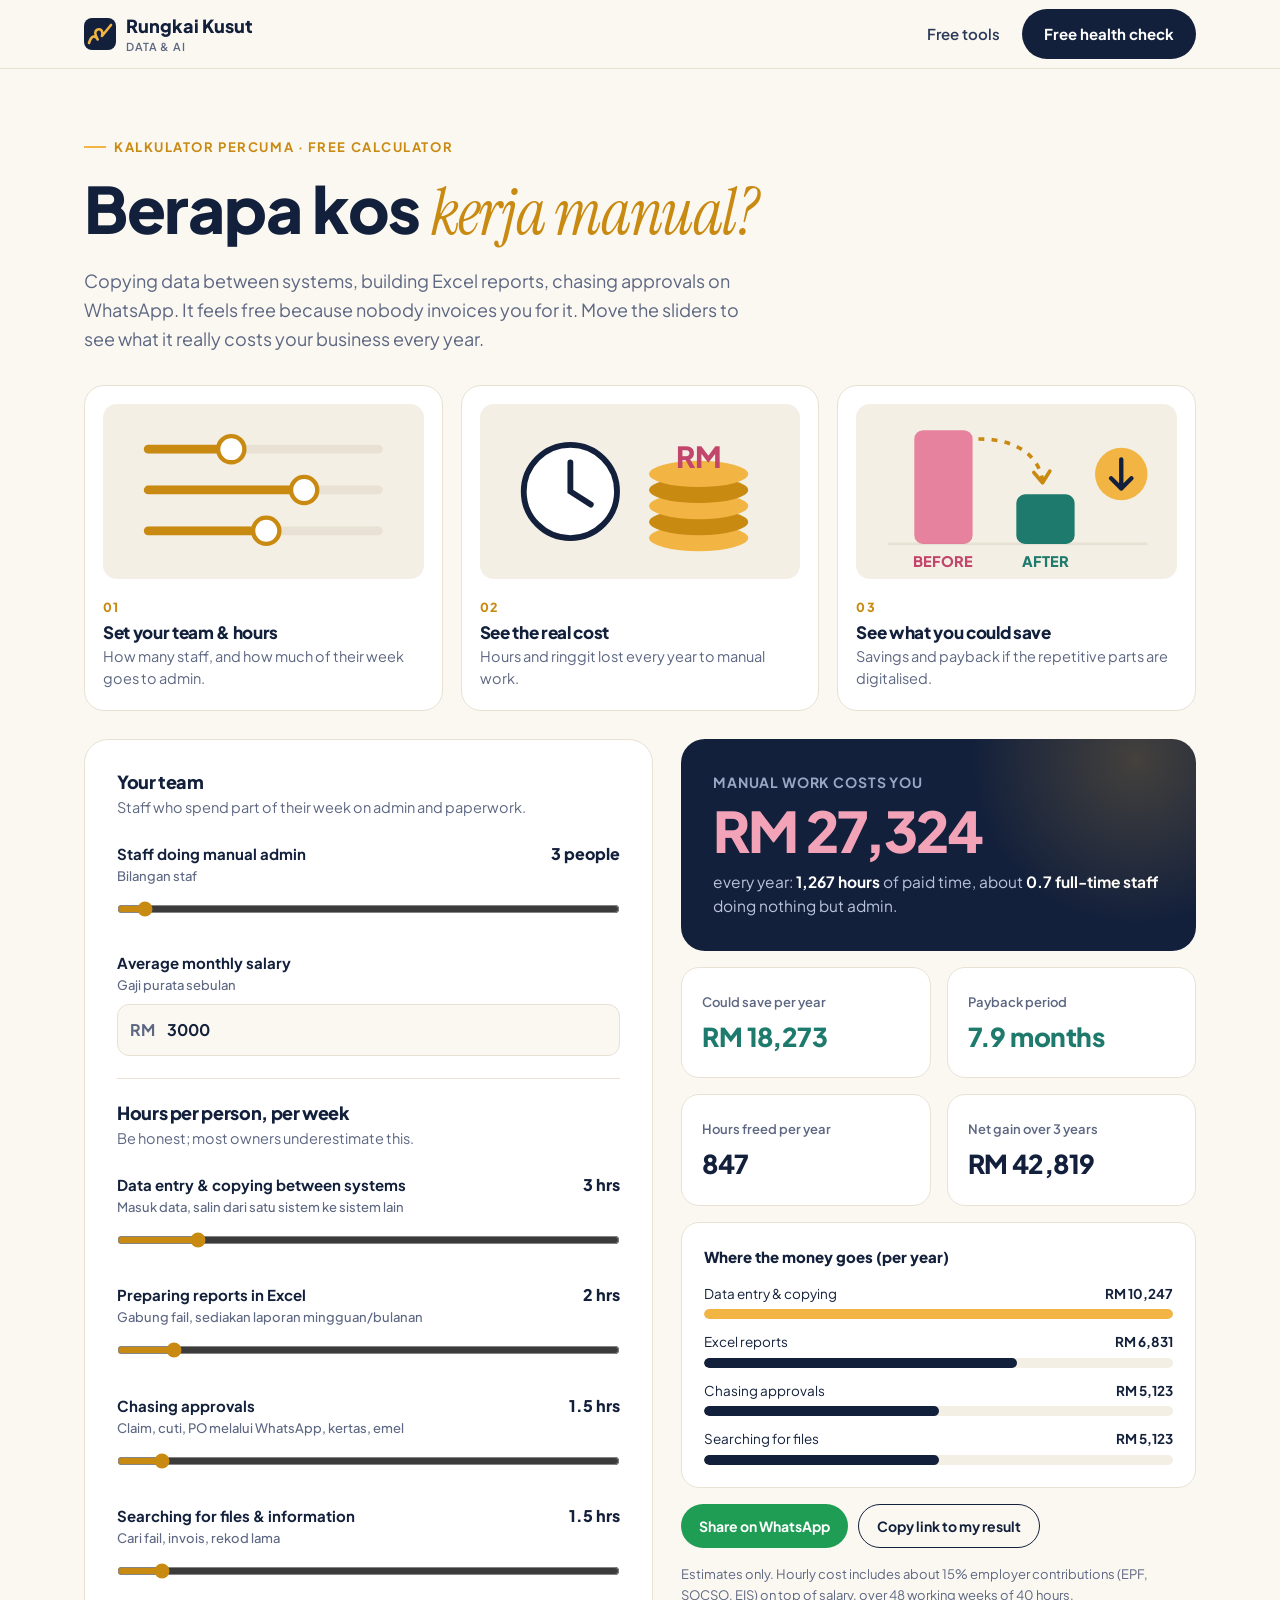
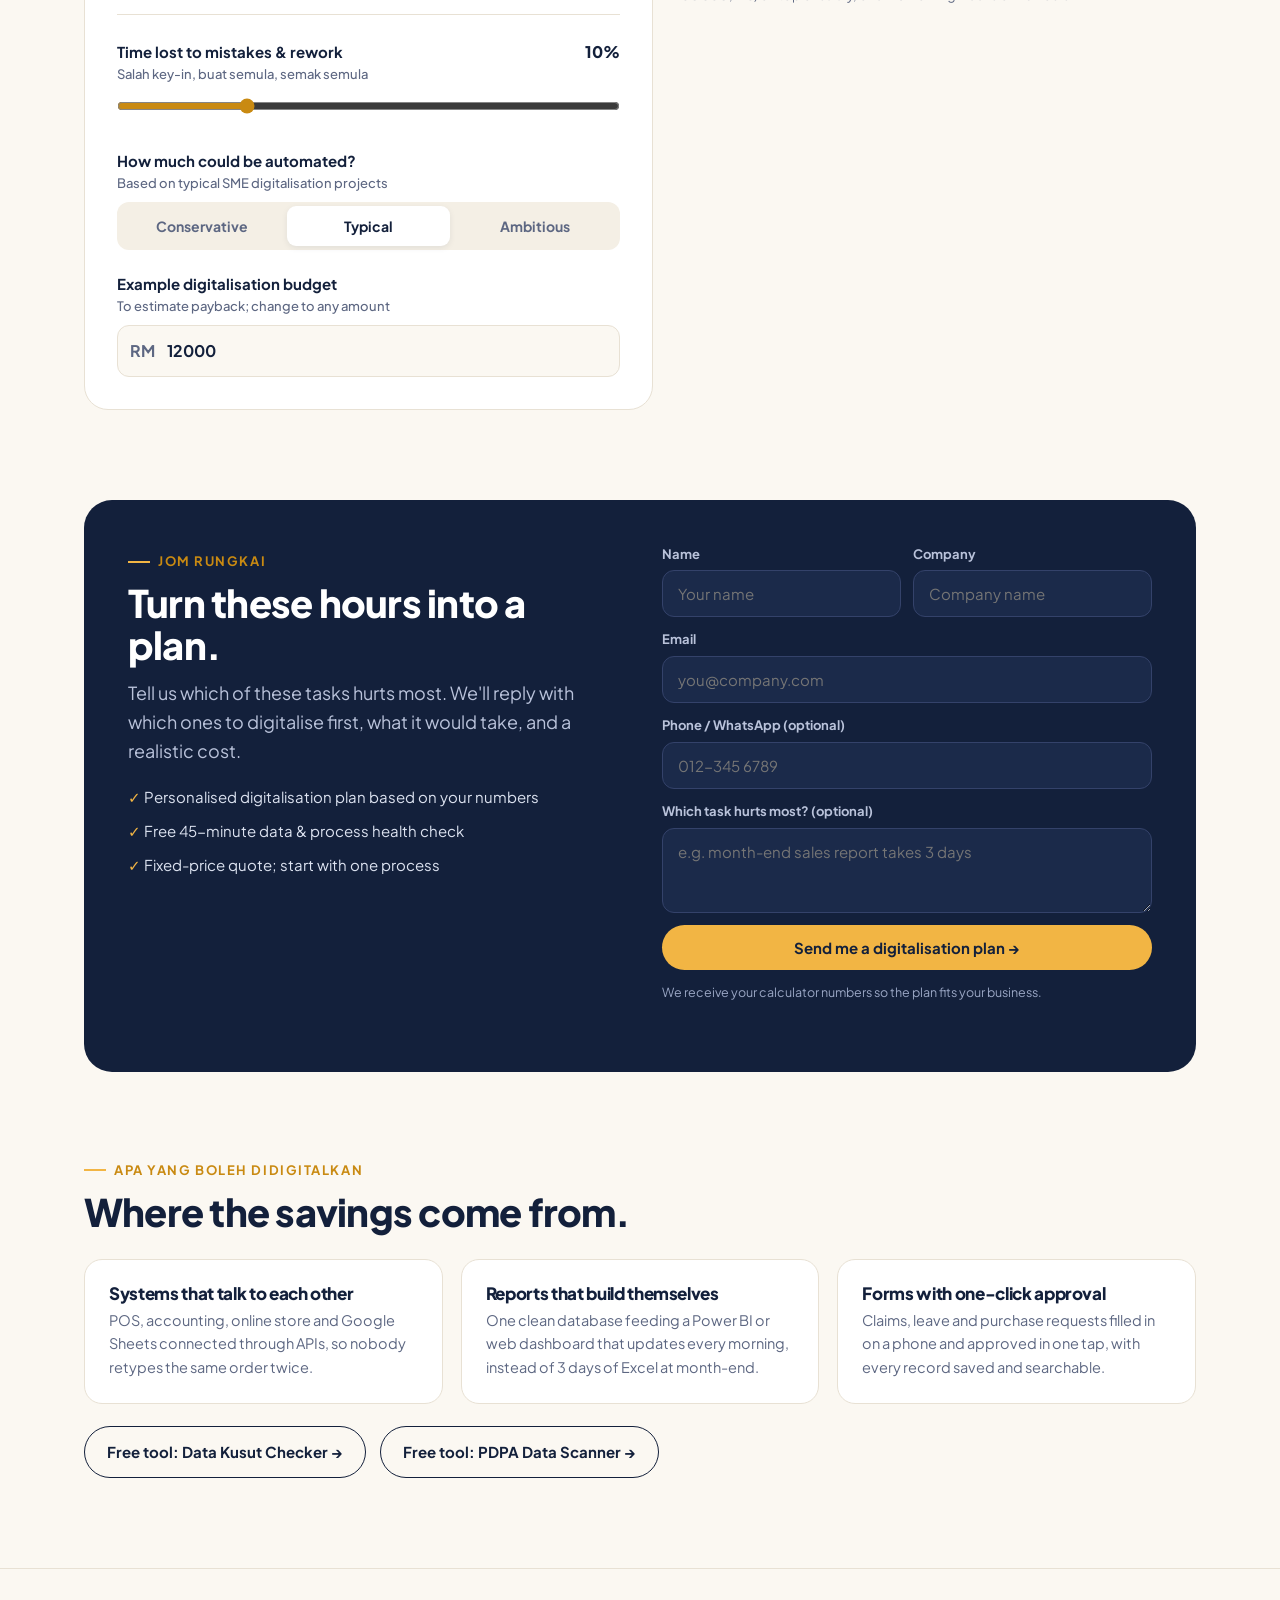
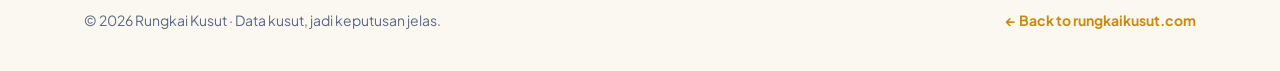
<file: kos-kerja-manual/index.html>
<!doctype html>
<html lang="en-MY">
<head>
<meta charset="utf-8">
<meta name="viewport" content="width=device-width, initial-scale=1">
<title>Kalkulator Kos Kerja Manual | How Much Is Manual Work Costing Your SME? | Rungkai Kusut</title>
<meta name="description" content="Free calculator for Malaysian SMEs: see how much data entry, Excel reports and WhatsApp approvals cost you per year in RM, and how fast digitalising pays back.">
<meta name="robots" content="index, follow, max-image-preview:large">
<meta name="theme-color" content="#13203B">
<link rel="canonical" href="https://rungkaikusut.com/kos-kerja-manual/">
<meta property="og:site_name" content="Rungkai Kusut">
<meta property="og:locale" content="en_MY">
<meta property="og:type" content="website">
<meta property="og:url" content="https://rungkaikusut.com/kos-kerja-manual/">
<meta property="og:title" content="Berapa kos kerja manual bisnes anda? Free RM calculator">
<meta property="og:description" content="Data entry, Excel reports, chasing approvals: see what manual work really costs your business per year, and how fast digitalising pays back.">
<meta property="og:image" content="https://rungkaikusut.com/og-image.png">
<meta name="twitter:card" content="summary_large_image">
<link rel="icon" href="/favicon.ico" sizes="48x48">
<link rel="icon" href="/favicon.svg" type="image/svg+xml">
<link rel="apple-touch-icon" href="/apple-touch-icon.png">
<link rel="preconnect" href="https://fonts.googleapis.com">
<link rel="preconnect" href="https://fonts.gstatic.com" crossorigin>
<link href="https://fonts.googleapis.com/css2?family=Plus+Jakarta+Sans:wght@400;500;600;700;800&family=Instrument+Serif:ital@0;1&display=swap" rel="stylesheet">
<script type="application/ld+json">
{
  "@context": "https://schema.org",
  "@type": "WebApplication",
  "name": "Kalkulator Kos Kerja Manual",
  "alternateName": "Manual Work Cost Calculator",
  "url": "https://rungkaikusut.com/kos-kerja-manual/",
  "applicationCategory": "BusinessApplication",
  "operatingSystem": "Any (web browser)",
  "inLanguage": "en-MY",
  "description": "Free calculator showing Malaysian SMEs the yearly RM cost of manual admin work and the payback period of digitalising it.",
  "offers": {"@type": "Offer", "price": "0", "priceCurrency": "MYR"},
  "publisher": {"@type": "Organization", "name": "Rungkai Kusut", "url": "https://rungkaikusut.com/"}
}
</script>
<style>
:root{
  --ink:#13203B; --ink-2:#2B3858; --muted:#5D6782;
  --paper:#FBF8F2; --card:#FFFFFF; --line:#E8E1D4; --sand:#F4EFE5;
  --gold:#F2B544; --gold-deep:#C98A12; --teal:#1E7A6C; --rose:#C2456B;
  --max:1160px;
}
*{box-sizing:border-box;margin:0;padding:0}
html{scroll-behavior:smooth}
body{font-family:"Plus Jakarta Sans",system-ui,sans-serif;background:var(--paper);color:var(--ink);line-height:1.6;-webkit-font-smoothing:antialiased;overflow-x:hidden}
a{color:inherit;text-decoration:none}
.wrap{max-width:var(--max);margin:0 auto;padding:0 24px}
.serif{font-family:"Instrument Serif",Georgia,serif;font-weight:400;font-style:italic}
.eyebrow{display:inline-flex;align-items:center;gap:8px;font-size:13px;font-weight:700;letter-spacing:.12em;text-transform:uppercase;color:var(--gold-deep)}
.eyebrow::before{content:"";width:22px;height:2px;background:var(--gold)}
h1,h2,h3{line-height:1.12;letter-spacing:-.02em}
h2{font-size:clamp(26px,3.4vw,38px);font-weight:800;margin:10px 0 12px}
.lead{font-size:18px;color:var(--muted);max-width:660px}
.btn{display:inline-flex;align-items:center;justify-content:center;gap:8px;padding:13px 22px;border-radius:999px;font-weight:700;font-size:15px;transition:transform .15s,box-shadow .15s,background .15s;border:0;cursor:pointer;font-family:inherit}
.btn-dark{background:var(--ink);color:#fff}
.btn-dark:hover{transform:translateY(-2px);box-shadow:0 10px 24px rgba(19,32,59,.25)}
.btn-ghost{border:1.5px solid var(--ink);color:var(--ink);background:transparent}
.btn-ghost:hover{background:var(--ink);color:#fff}
.btn-gold{background:var(--gold);color:var(--ink)}
.btn-gold:hover{transform:translateY(-2px);box-shadow:0 10px 24px rgba(242,181,68,.4)}
.btn-wa{background:#1F9D55;color:#fff}
.btn:disabled{opacity:.6;cursor:wait;transform:none}

header{position:sticky;top:0;z-index:50;background:rgba(251,248,242,.9);backdrop-filter:blur(12px);border-bottom:1px solid var(--line)}
.nav{display:flex;align-items:center;justify-content:space-between;height:68px;gap:16px}
.brand{display:flex;align-items:center;gap:10px;font-weight:800;font-size:18px}
.brand svg{width:32px;height:32px;flex:none}
.brand small{display:block;font-size:11px;font-weight:600;color:var(--muted);letter-spacing:.08em;text-transform:uppercase;margin-top:-3px}
.nav-right{display:flex;align-items:center;gap:22px;font-weight:600;font-size:15px;color:var(--ink-2)}
.nav-right a.plain:hover{color:var(--gold-deep)}

.hero{padding:60px 0 32px}
.hero h1{font-size:clamp(36px,5.6vw,64px);font-weight:800;margin:16px 0 18px}
.hero h1 .serif{color:var(--gold-deep)}

.calc{display:grid;grid-template-columns:1.05fr .95fr;gap:28px;align-items:start;margin-bottom:90px}
.panel{background:var(--card);border:1px solid var(--line);border-radius:24px;padding:32px}
.panel h3{font-size:18px;font-weight:800;margin-bottom:4px}
.panel .sub{color:var(--muted);font-size:14.5px;margin-bottom:22px}
.field{margin-bottom:22px}
.field-top{display:flex;justify-content:space-between;align-items:baseline;gap:12px;margin-bottom:8px}
.field label{font-weight:700;font-size:15px}
.field label small{display:block;font-weight:500;color:var(--muted);font-size:13px}
.field output{font-weight:800;font-size:16px;white-space:nowrap;color:var(--ink)}
.money{display:flex;align-items:center;border:1.5px solid var(--line);border-radius:12px;overflow:hidden;background:var(--paper)}
.money span{padding:0 12px;font-weight:700;color:var(--muted)}
.money input{border:0;background:transparent;font:inherit;font-weight:700;font-size:16px;padding:12px 12px 12px 0;width:100%;outline:none;color:var(--ink)}
.money:focus-within{border-color:var(--gold-deep)}
input[type=range]{width:100%;accent-color:var(--gold-deep);height:28px}
.divider{height:1px;background:var(--line);margin:8px 0 24px}
.seg{display:flex;background:var(--sand);border-radius:12px;padding:4px;gap:4px}
.seg button{flex:1;border:0;background:transparent;font:inherit;font-weight:700;font-size:14px;padding:9px 6px;border-radius:9px;cursor:pointer;color:var(--muted)}
.seg button.on{background:var(--card);color:var(--ink);box-shadow:0 2px 6px rgba(19,32,59,.08)}

.result{position:sticky;top:88px;display:grid;gap:16px}
.big{background:var(--ink);color:#fff;border-radius:24px;padding:32px;position:relative;overflow:hidden}
.big::after{content:"";position:absolute;width:360px;height:360px;border-radius:50%;background:radial-gradient(rgba(242,181,68,.22),transparent 65%);right:-120px;top:-160px;pointer-events:none}
.big .k{font-size:14px;font-weight:700;color:#9AA6C4;letter-spacing:.06em;text-transform:uppercase}
.big .v{font-size:clamp(40px,5vw,56px);font-weight:800;letter-spacing:-.03em;line-height:1.05;margin:8px 0 10px;color:#F3A3B8}
.big p{color:#B9C2DA;font-size:15.5px}
.big p b{color:#fff}
.tiles{display:grid;grid-template-columns:1fr 1fr;gap:16px}
.tile{background:var(--card);border:1px solid var(--line);border-radius:18px;padding:20px}
.tile span{font-size:13px;color:var(--muted);font-weight:600}
.tile b{display:block;font-size:26px;font-weight:800;letter-spacing:-.02em;margin-top:2px}
.tile.good b{color:var(--teal)}
.bars{background:var(--card);border:1px solid var(--line);border-radius:18px;padding:22px}
.bars h4{font-size:15px;font-weight:800;margin-bottom:14px}
.bar{margin-bottom:12px}
.bar:last-child{margin-bottom:0}
.bar-top{display:flex;justify-content:space-between;font-size:13.5px;gap:10px}
.bar-top b{white-space:nowrap}
.track{height:10px;background:var(--sand);border-radius:99px;margin-top:5px;overflow:hidden}
.fill{height:100%;background:var(--ink);border-radius:99px;transition:width .35s ease}
.bar:first-child .fill{background:var(--gold)}
.share{display:flex;gap:10px;flex-wrap:wrap}
.share .btn{padding:11px 18px;font-size:14px}
.fine{font-size:13px;color:var(--muted)}

.lead-card{background:var(--ink);color:#fff;border-radius:28px;padding:44px;display:grid;grid-template-columns:1fr 1fr;gap:44px;margin-bottom:80px}
.lead-card h2{color:#fff}
.lead-card .lead{color:#B9C2DA}
.lead-card ul{list-style:none;margin-top:20px;display:grid;gap:10px;color:#DCE2F0;font-size:15px}
.lead-card li::before{content:"✓ ";color:var(--gold);font-weight:800}
form{display:grid;gap:12px}
form label{font-size:13px;font-weight:700;color:#B9C2DA;display:grid;gap:6px}
form input,form textarea{font-family:inherit;font-size:15px;padding:13px 15px;border-radius:12px;border:1.5px solid #34426A;background:#1B2A4A;color:#fff;outline:none}
form input:focus,form textarea:focus{border-color:var(--gold)}
.form-row{display:grid;grid-template-columns:1fr 1fr;gap:12px}
.form-status{font-size:14.5px;font-weight:600;min-height:1em}
.form-status.ok{color:#7FD8B0}
.form-status.err{color:#F3A3B8}
.form-status a{color:var(--gold);text-decoration:underline}
.small{font-size:12.5px;color:#9AA6C4}

.how{padding-bottom:90px}
.how-grid{display:grid;grid-template-columns:repeat(3,1fr);gap:18px;margin-top:26px}
.how-item{background:var(--card);border:1px solid var(--line);border-radius:18px;padding:24px}
.how-item h3{font-size:17px;font-weight:800;margin-bottom:6px}
.how-item p{color:var(--muted);font-size:14.5px}
.more{display:flex;gap:14px;flex-wrap:wrap;margin-top:22px}

footer{padding:40px 0;color:var(--muted);font-size:14px;border-top:1px solid var(--line)}
.foot{display:flex;justify-content:space-between;gap:16px;flex-wrap:wrap}
.foot a{color:var(--gold-deep);font-weight:700}

@media (max-width:960px){
  .calc,.lead-card{grid-template-columns:1fr}
  .result{position:static}
  .how-grid{grid-template-columns:1fr}
  .lead-card{padding:30px 24px;gap:24px}
}
@media (max-width:640px){
  .wrap{padding:0 16px}
  .nav-right a.plain{display:none}
  .nav-right .btn{padding:10px 16px;font-size:14px}
  .panel,.big{padding:24px 20px}
  .form-row{grid-template-columns:1fr}
  .hero{padding:40px 0 24px}
}

.ill-steps{display:grid;grid-template-columns:repeat(3,1fr);gap:18px;margin:0 0 28px}
.ill-step{background:var(--card);border:1px solid var(--line);border-radius:20px;padding:18px 18px 20px}
.ill-step .art{background:var(--sand);border-radius:14px;margin-bottom:14px}
.ill-step svg{display:block;width:100%;height:auto}
.ill-step b{font-size:12.5px;font-weight:800;letter-spacing:.1em;color:var(--gold-deep)}
.ill-step h3{font-size:17px;font-weight:800;margin:4px 0 4px}
.ill-step p{color:var(--muted);font-size:14.5px;line-height:1.5}
@media (max-width:760px){.ill-steps{grid-template-columns:1fr}.ill-step{display:grid;grid-template-columns:120px 1fr;gap:14px;align-items:center;padding:14px}.ill-step h3{font-size:16px}.ill-step p{font-size:14px}.ill-step .art{margin:0}}
</style>
</head>
<body>

<header>
  <div class="wrap nav">
    <a href="/" class="brand" aria-label="Rungkai Kusut home">
      <svg viewBox="0 0 32 32" aria-hidden="true"><rect width="32" height="32" rx="8" fill="#13203B"/><path d="M5 25 C 10 9, 17 29, 12 18 C 8 10, 21 8, 18 18 L 27 7" fill="none" stroke="#F2B544" stroke-width="2.6" stroke-linecap="round" stroke-linejoin="round"/></svg>
      <span>Rungkai Kusut<small>Data &amp; AI</small></span>
    </a>
    <div class="nav-right">
      <a class="plain" href="/#free-tools">Free tools</a>
      <a class="btn btn-dark" href="/#contact">Free health check</a>
    </div>
  </div>
</header>

<main>
<section class="hero">
  <div class="wrap">
    <span class="eyebrow">Kalkulator percuma · Free calculator</span>
    <h1>Berapa kos <span class="serif">kerja manual?</span></h1>
    <p class="lead">Copying data between systems, building Excel reports, chasing approvals on WhatsApp. It feels free because nobody invoices you for it. Move the sliders to see what it really costs your business every year.</p>
  </div>
</section>

<div class="wrap">
<div class="ill-steps"><div class="ill-step"><div class="art"><svg viewBox="0 0 220 120" role="img" aria-label="Sliders for staff and hours" xmlns="http://www.w3.org/2000/svg"><rect x="28" y="28" width="164" height="6" rx="3" fill="#E8E1D4"/><rect x="28" y="28" width="60" height="6" rx="3" fill="#C98A12"/><circle cx="88" cy="31" r="9" fill="#fff" stroke="#C98A12" stroke-width="3"/><rect x="28" y="56" width="164" height="6" rx="3" fill="#E8E1D4"/><rect x="28" y="56" width="110" height="6" rx="3" fill="#C98A12"/><circle cx="138" cy="59" r="9" fill="#fff" stroke="#C98A12" stroke-width="3"/><rect x="28" y="84" width="164" height="6" rx="3" fill="#E8E1D4"/><rect x="28" y="84" width="84" height="6" rx="3" fill="#C98A12"/><circle cx="112" cy="87" r="9" fill="#fff" stroke="#C98A12" stroke-width="3"/></svg></div><div class="txt"><b>01</b><h3>Set your team & hours</h3><p>How many staff, and how much of their week goes to admin.</p></div></div><div class="ill-step"><div class="art"><svg viewBox="0 0 220 120" role="img" aria-label="A clock and a stack of coins showing the cost of time" xmlns="http://www.w3.org/2000/svg"><circle cx="62" cy="60" r="32" fill="#fff" stroke="#13203B" stroke-width="4"/><path d="M62 40v20l14 9" fill="none" stroke="#13203B" stroke-width="4" stroke-linecap="round"/><ellipse cx="150" cy="92" rx="34" ry="9" fill="#F2B544"/><ellipse cx="150" cy="81" rx="34" ry="9" fill="#C98A12"/><ellipse cx="150" cy="70" rx="34" ry="9" fill="#F2B544"/><ellipse cx="150" cy="59" rx="34" ry="9" fill="#C98A12"/><ellipse cx="150" cy="48" rx="34" ry="9" fill="#F2B544"/><text x="150" y="44" text-anchor="middle" font-family="Plus Jakarta Sans,sans-serif" font-size="20" font-weight="800" fill="#C2456B">RM</text></svg></div><div class="txt"><b>02</b><h3>See the real cost</h3><p>Hours and ringgit lost every year to manual work.</p></div></div><div class="ill-step"><div class="art"><svg viewBox="0 0 220 120" role="img" aria-label="Cost before and after digitalising" xmlns="http://www.w3.org/2000/svg"><path d="M22 96H200" stroke="#E8E1D4" stroke-width="2"/><rect x="40" y="18" width="40" height="78" rx="6" fill="#E46F92" opacity=".85"/><rect x="110" y="62" width="40" height="34" rx="6" fill="#1E7A6C"/><path d="M84 24C106 24 124 32 128 52" fill="none" stroke="#C98A12" stroke-width="2.5" stroke-dasharray="4 5"/><path d="M122 47l6 7 5-8" fill="none" stroke="#C98A12" stroke-width="2.5" stroke-linecap="round" stroke-linejoin="round"/><text x="60" y="112" text-anchor="middle" font-family="Plus Jakarta Sans,sans-serif" font-size="10" font-weight="800" fill="#C2456B">BEFORE</text><text x="130" y="112" text-anchor="middle" font-family="Plus Jakarta Sans,sans-serif" font-size="10" font-weight="800" fill="#1E7A6C">AFTER</text><circle cx="182" cy="48" r="18" fill="#F2B544"/><path d="M182 38v20M175 51l7 7 7-7" fill="none" stroke="#13203B" stroke-width="3" stroke-linecap="round" stroke-linejoin="round"/></svg></div><div class="txt"><b>03</b><h3>See what you could save</h3><p>Savings and payback if the repetitive parts are digitalised.</p></div></div></div>
  <div class="calc">
    <div class="panel">
      <h3>Your team</h3>
      <p class="sub">Staff who spend part of their week on admin and paperwork.</p>
      <div class="field">
        <div class="field-top"><label for="staff">Staff doing manual admin<small>Bilangan staf</small></label><output id="staffOut"></output></div>
        <input type="range" id="staff" min="1" max="50" step="1" value="3">
      </div>
      <div class="field">
        <div class="field-top"><label for="salary">Average monthly salary<small>Gaji purata sebulan</small></label></div>
        <div class="money"><span>RM</span><input type="number" id="salary" min="1000" max="50000" step="100" value="3000" inputmode="numeric"></div>
      </div>

      <div class="divider"></div>
      <h3>Hours per person, per week</h3>
      <p class="sub">Be honest; most owners underestimate this.</p>
      <div class="field">
        <div class="field-top"><label for="t0">Data entry &amp; copying between systems<small>Masuk data, salin dari satu sistem ke sistem lain</small></label><output id="t0Out"></output></div>
        <input type="range" id="t0" min="0" max="20" step="0.5" value="3">
      </div>
      <div class="field">
        <div class="field-top"><label for="t1">Preparing reports in Excel<small>Gabung fail, sediakan laporan mingguan/bulanan</small></label><output id="t1Out"></output></div>
        <input type="range" id="t1" min="0" max="20" step="0.5" value="2">
      </div>
      <div class="field">
        <div class="field-top"><label for="t2">Chasing approvals<small>Claim, cuti, PO melalui WhatsApp, kertas, emel</small></label><output id="t2Out"></output></div>
        <input type="range" id="t2" min="0" max="20" step="0.5" value="1.5">
      </div>
      <div class="field">
        <div class="field-top"><label for="t3">Searching for files &amp; information<small>Cari fail, invois, rekod lama</small></label><output id="t3Out"></output></div>
        <input type="range" id="t3" min="0" max="20" step="0.5" value="1.5">
      </div>

      <div class="divider"></div>
      <div class="field">
        <div class="field-top"><label for="rework">Time lost to mistakes &amp; rework<small>Salah key-in, buat semula, semak semula</small></label><output id="reworkOut"></output></div>
        <input type="range" id="rework" min="0" max="40" step="1" value="10">
      </div>
      <div class="field">
        <div class="field-top"><label>How much could be automated?<small>Based on typical SME digitalisation projects</small></label></div>
        <div class="seg" id="level">
          <button type="button" data-v="0.7">Conservative</button>
          <button type="button" data-v="1" class="on">Typical</button>
          <button type="button" data-v="1.15">Ambitious</button>
        </div>
      </div>
      <div class="field" style="margin-bottom:0">
        <div class="field-top"><label for="budget">Example digitalisation budget<small>To estimate payback; change to any amount</small></label></div>
        <div class="money"><span>RM</span><input type="number" id="budget" min="0" max="1000000" step="500" value="12000" inputmode="numeric"></div>
      </div>
    </div>

    <div class="result" aria-live="polite">
      <div class="big">
        <div class="k">Manual work costs you</div>
        <div class="v" id="rCost">RM 0</div>
        <p>every year: <b id="rHours">0 hours</b> of paid time, about <b id="rFte">0 full-time staff</b> doing nothing but admin.</p>
      </div>
      <div class="tiles">
        <div class="tile good"><span>Could save per year</span><b id="rSave">RM 0</b></div>
        <div class="tile good"><span>Payback period</span><b id="rPayback">—</b></div>
        <div class="tile"><span>Hours freed per year</span><b id="rFreed">0</b></div>
        <div class="tile"><span>Net gain over 3 years</span><b id="rNet">RM 0</b></div>
      </div>
      <div class="bars">
        <h4>Where the money goes (per year)</h4>
        <div id="bars"></div>
      </div>
      <div class="share">
        <a class="btn btn-wa" id="waBtn" target="_blank" rel="noopener">Share on WhatsApp</a>
        <button class="btn btn-ghost" id="copyBtn" type="button">Copy link to my result</button>
      </div>
      <p class="fine">Estimates only. Hourly cost includes about 15% employer contributions (EPF, SOCSO, EIS) on top of salary, over 48 working weeks of 40 hours.</p>
    </div>
  </div>

  <div class="lead-card">
    <div>
      <span class="eyebrow">Jom rungkai</span>
      <h2>Turn these hours into a plan.</h2>
      <p class="lead">Tell us which of these tasks hurts most. We'll reply with which ones to digitalise first, what it would take, and a realistic cost.</p>
      <ul>
        <li>Personalised digitalisation plan based on your numbers</li>
        <li>Free 45-minute data &amp; process health check</li>
        <li>Fixed-price quote; start with one process</li>
      </ul>
    </div>
    <form id="leadForm">
      <div class="form-row">
        <label>Name<input name="name" required placeholder="Your name"></label>
        <label>Company<input name="org" placeholder="Company name"></label>
      </div>
      <label>Email<input type="email" name="email" required placeholder="you@company.com"></label>
      <label>Phone / WhatsApp (optional)<input name="phone" placeholder="012-345 6789"></label>
      <label>Which task hurts most? (optional)<textarea name="msg" rows="3" placeholder="e.g. month-end sales report takes 3 days"></textarea></label>
      <input type="checkbox" name="botcheck" tabindex="-1" autocomplete="off" style="display:none">
      <button class="btn btn-gold" type="submit">Send me a digitalisation plan →</button>
      <p class="small">We receive your calculator numbers so the plan fits your business.</p>
      <p class="form-status" id="formStatus" role="status" aria-live="polite"></p>
    </form>
  </div>
</div>

<section class="how">
  <div class="wrap">
    <span class="eyebrow">Apa yang boleh didigitalkan</span>
    <h2>Where the savings come from.</h2>
    <div class="how-grid">
      <div class="how-item"><h3>Systems that talk to each other</h3><p>POS, accounting, online store and Google Sheets connected through APIs, so nobody retypes the same order twice.</p></div>
      <div class="how-item"><h3>Reports that build themselves</h3><p>One clean database feeding a Power BI or web dashboard that updates every morning, instead of 3 days of Excel at month-end.</p></div>
      <div class="how-item"><h3>Forms with one-click approval</h3><p>Claims, leave and purchase requests filled in on a phone and approved in one tap, with every record saved and searchable.</p></div>
    </div>
    <div class="more">
      <a class="btn btn-ghost" href="/data-checker/">Free tool: Data Kusut Checker →</a>
      <a class="btn btn-ghost" href="/pdpa-scanner/">Free tool: PDPA Data Scanner →</a>
    </div>
  </div>
</section>
</main>

<footer>
  <div class="wrap foot">
    <div>© <span id="yr"></span> Rungkai Kusut · Data kusut, jadi keputusan jelas.</div>
    <a href="/">← Back to rungkaikusut.com</a>
  </div>
</footer>

<script>
(() => {
'use strict';
const $ = id => document.getElementById(id);
$('yr').textContent = new Date().getFullYear();

const TASKS = [
  {id: 't0', name: 'Data entry & copying', save: 0.7},
  {id: 't1', name: 'Excel reports', save: 0.8},
  {id: 't2', name: 'Chasing approvals', save: 0.6},
  {id: 't3', name: 'Searching for files', save: 0.5}
];
const WEEKS = 48, HOURS_FTE = 48 * 40, EMPLOYER = 1.15;
const rm = n => 'RM ' + Math.round(n).toLocaleString('en-MY');
const num = n => Math.round(n).toLocaleString('en-MY');
let level = 1;

// restore from link
const q = new URLSearchParams(location.search);
const setIf = (id, key) => { if (q.has(key) && isFinite(+q.get(key))) $(id).value = q.get(key); };
setIf('staff', 's'); setIf('salary', 'w'); setIf('rework', 'x'); setIf('budget', 'b');
TASKS.forEach((t, i) => setIf(t.id, 'h' + i));
if (q.has('l')) { level = +q.get('l') || 1; document.querySelectorAll('#level button').forEach(b => b.classList.toggle('on', +b.dataset.v === level)); }

function calc() {
  const staff = Math.max(1, +$('staff').value || 1);
  const salary = Math.max(0, +$('salary').value || 0);
  const rework = (+$('rework').value || 0) / 100;
  const budget = Math.max(0, +$('budget').value || 0);
  const hourly = salary * 12 * EMPLOYER / HOURS_FTE;
  const per = TASKS.map(t => {
    const h = +$(t.id).value || 0;
    const hoursYear = h * staff * WEEKS * (1 + rework);
    const cost = hoursYear * hourly;
    const saveRate = Math.min(0.9, t.save * level);
    return {...t, h, hoursYear, cost, save: cost * saveRate, freed: hoursYear * saveRate};
  });
  const hours = per.reduce((a, t) => a + t.hoursYear, 0);
  const cost = per.reduce((a, t) => a + t.cost, 0);
  const save = per.reduce((a, t) => a + t.save, 0);
  const freed = per.reduce((a, t) => a + t.freed, 0);
  const paybackM = save > 0 ? budget / (save / 12) : Infinity;
  return {staff, salary, rework, budget, hourly, per, hours, cost, save, freed, paybackM, net3: save * 3 - budget};
}

function render() {
  const r = calc();
  $('staffOut').textContent = r.staff + (r.staff === 1 ? ' person' : ' people');
  TASKS.forEach(t => { const v = +$(t.id).value; $(t.id + 'Out').textContent = v + (v === 1 ? ' hr' : ' hrs'); });
  $('reworkOut').textContent = Math.round(r.rework * 100) + '%';
  $('rCost').textContent = rm(r.cost);
  $('rHours').textContent = num(r.hours) + ' hours';
  const fte = r.hours / HOURS_FTE;
  $('rFte').textContent = (fte < 1 ? fte.toFixed(1) : fte.toFixed(1).replace(/\.0$/, '')) + (fte === 1 ? ' full-time staff member' : ' full-time staff');
  $('rSave').textContent = rm(r.save);
  $('rPayback').textContent = !isFinite(r.paybackM) ? '—' : r.paybackM < 1 ? '< 1 month' : r.paybackM > 60 ? '5+ years' : `${r.paybackM < 10 ? r.paybackM.toFixed(1).replace(/\.0$/, '') : Math.round(r.paybackM)} months`;
  $('rFreed').textContent = num(r.freed);
  $('rNet').textContent = (r.net3 < 0 ? '−' : '') + rm(Math.abs(r.net3));
  const max = Math.max(1, ...r.per.map(t => t.cost));
  $('bars').innerHTML = r.per.slice().sort((a, b) => b.cost - a.cost).map(t => `
    <div class="bar"><div class="bar-top"><span>${t.name}</span><b>${rm(t.cost)}</b></div><div class="track"><div class="fill" style="width:${(t.cost / max * 100).toFixed(1)}%"></div></div></div>`).join('');

  // share
  const p = new URLSearchParams({s: r.staff, w: r.salary, x: Math.round(r.rework * 100), b: r.budget, l: level});
  TASKS.forEach((t, i) => p.set('h' + i, $(t.id).value));
  const link = `${location.origin}${location.pathname}?${p}`;
  if (state.touched) history.replaceState(null, '', '?' + p);
  state.link = link; state.r = r;
  const msg = `Rupanya kerja manual (key-in data, laporan Excel, kejar approval) kos bisnes kami ${rm(r.cost)} setahun, ${num(r.hours)} jam! Kira untuk bisnes anda: ${link}`;
  $('waBtn').href = 'https://wa.me/?text=' + encodeURIComponent(msg);
}
const state = {};

document.querySelectorAll('input[type=range], .money input').forEach(el => el.addEventListener('input', () => { state.touched = true; render(); }));
document.querySelectorAll('#level button').forEach(b => b.addEventListener('click', () => {
  level = +b.dataset.v; state.touched = true;
  document.querySelectorAll('#level button').forEach(x => x.classList.toggle('on', x === b));
  render();
}));
$('copyBtn').addEventListener('click', async () => {
  try { await navigator.clipboard.writeText(state.link); $('copyBtn').textContent = 'Link copied ✓'; }
  catch (e) { prompt('Copy this link:', state.link); }
  setTimeout(() => $('copyBtn').textContent = 'Copy link to my result', 2000);
});
render();

// lead form
const WEB3FORMS_KEY = 'df75ce75-fcca-4a46-b1af-33852c53a3ea';
$('leadForm').addEventListener('submit', async e => {
  e.preventDefault();
  const form = e.target, f = new FormData(form), btn = form.querySelector('button[type=submit]'), st = $('formStatus');
  if (f.get('botcheck')) return;
  btn.disabled = true; btn.textContent = 'Sending…'; st.textContent = ''; st.className = 'form-status';
  const r = state.r;
  const summary = [
    `Yearly cost of manual work: ${rm(r.cost)} (${num(r.hours)} hours)`,
    `Staff: ${r.staff}, avg salary ${rm(r.salary)}, rework ${Math.round(r.rework * 100)}%`,
    ...r.per.map(t => `- ${t.name}: ${t.h} hrs/person/week → ${rm(t.cost)}/yr`),
    `Potential saving: ${rm(r.save)}/yr; payback on ${rm(r.budget)}: ${isFinite(r.paybackM) ? r.paybackM.toFixed(1) + ' months' : 'n/a'}`,
    `Link: ${state.link}`
  ].join('\n');
  try {
    const res = await fetch('https://api.web3forms.com/submit', {
      method: 'POST', headers: {'Content-Type': 'application/json', 'Accept': 'application/json'},
      body: JSON.stringify({access_key: WEB3FORMS_KEY, subject: `[Cost Calculator] ${rm(r.cost)}/yr — ${f.get('name')}${f.get('org') ? ' (' + f.get('org') + ')' : ''}`, from_name: 'Rungkai Kusut Cost Calculator', replyto: f.get('email'),
        name: f.get('name'), company: f.get('org'), email: f.get('email'), phone: f.get('phone'), biggest_pain: f.get('msg'), calculator_summary: summary})
    });
    const data = await res.json();
    if (!data.success) throw new Error(data.message);
    form.reset();
    st.textContent = 'Terima kasih! We\'ll send your digitalisation plan within one working day.'; st.classList.add('ok');
  } catch (err) {
    st.innerHTML = 'Sorry, something went wrong. Please email <a href="mailto:hello@rungkaikusut.com">hello@rungkaikusut.com</a>.'; st.classList.add('err');
  } finally { btn.disabled = false; btn.textContent = 'Send me a digitalisation plan →'; }
});
})();
</script>
</body>
</html>
</file>
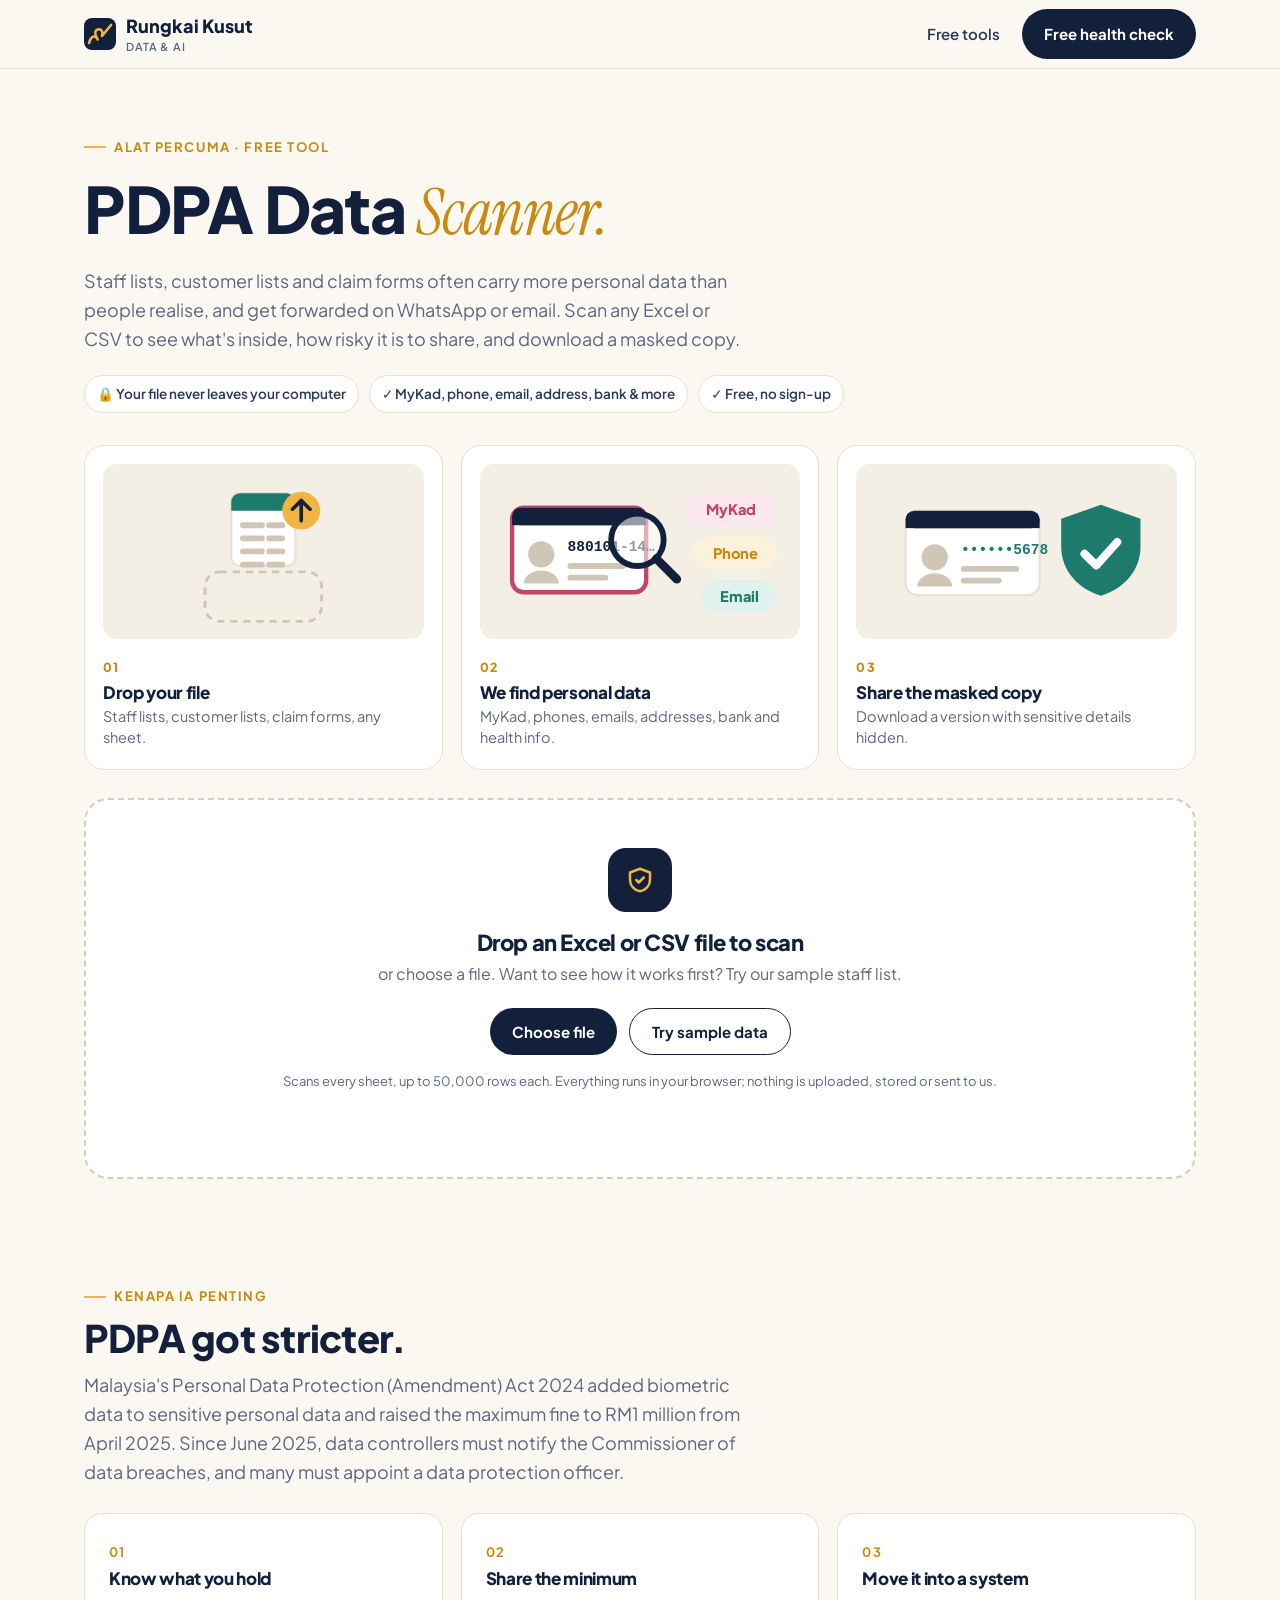
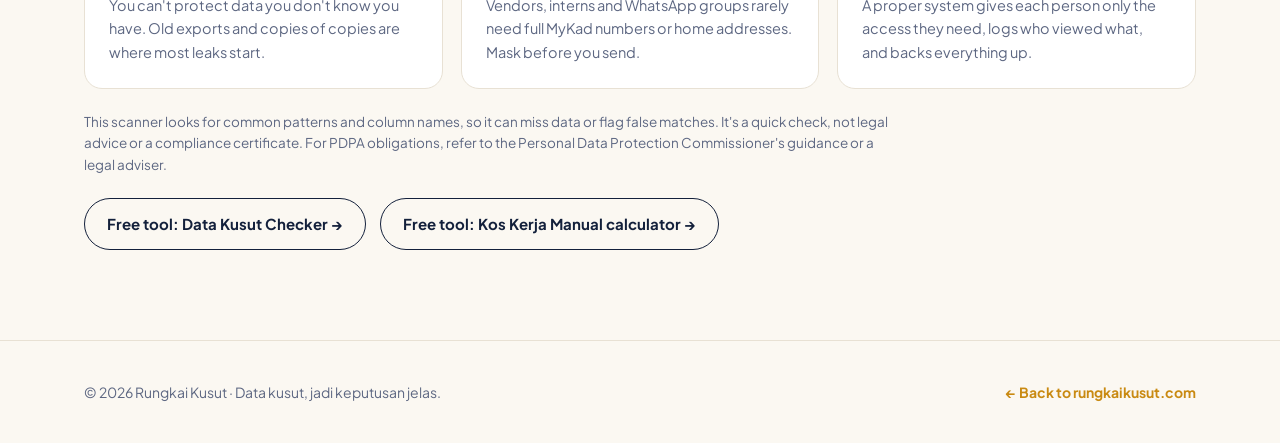
<file: pdpa-scanner/index.html>
<!doctype html>
<html lang="en-MY">
<head>
<meta charset="utf-8">
<meta name="viewport" content="width=device-width, initial-scale=1">
<title>PDPA Data Scanner | Find Personal Data in Your Excel Files | Rungkai Kusut</title>
<meta name="description" content="Free PDPA scanner for Malaysian businesses: find MyKad numbers, phone numbers, emails, addresses and sensitive data in your Excel or CSV, then download a masked copy. Runs in your browser.">
<meta name="robots" content="index, follow, max-image-preview:large">
<meta name="theme-color" content="#13203B">
<link rel="canonical" href="https://rungkaikusut.com/pdpa-scanner/">
<meta property="og:site_name" content="Rungkai Kusut">
<meta property="og:locale" content="en_MY">
<meta property="og:type" content="website">
<meta property="og:url" content="https://rungkaikusut.com/pdpa-scanner/">
<meta property="og:title" content="PDPA Data Scanner: what personal data is hiding in your Excel?">
<meta property="og:description" content="Find MyKad numbers, phones, emails, addresses and sensitive data in your spreadsheets, and download a masked copy that's safer to share. Free, and your file never leaves your browser.">
<meta property="og:image" content="https://rungkaikusut.com/og-image.png">
<meta name="twitter:card" content="summary_large_image">
<link rel="icon" href="/favicon.ico" sizes="48x48">
<link rel="icon" href="/favicon.svg" type="image/svg+xml">
<link rel="apple-touch-icon" href="/apple-touch-icon.png">
<link rel="preconnect" href="https://fonts.googleapis.com">
<link rel="preconnect" href="https://fonts.gstatic.com" crossorigin>
<link href="https://fonts.googleapis.com/css2?family=Plus+Jakarta+Sans:wght@400;500;600;700;800&family=Instrument+Serif:ital@0;1&display=swap" rel="stylesheet">
<script type="application/ld+json">
{
  "@context": "https://schema.org",
  "@type": "WebApplication",
  "name": "PDPA Data Scanner",
  "url": "https://rungkaikusut.com/pdpa-scanner/",
  "applicationCategory": "BusinessApplication",
  "operatingSystem": "Any (web browser)",
  "inLanguage": "en-MY",
  "description": "Free browser-based scanner that finds personal data (MyKad numbers, phone numbers, emails, addresses, sensitive data) in Excel and CSV files and creates a masked copy.",
  "offers": {"@type": "Offer", "price": "0", "priceCurrency": "MYR"},
  "publisher": {"@type": "Organization", "name": "Rungkai Kusut", "url": "https://rungkaikusut.com/"}
}
</script>
<style>
:root{
  --ink:#13203B; --ink-2:#2B3858; --muted:#5D6782;
  --paper:#FBF8F2; --card:#FFFFFF; --line:#E8E1D4; --sand:#F4EFE5;
  --gold:#F2B544; --gold-deep:#C98A12; --teal:#1E7A6C; --rose:#C2456B;
  --max:1160px;
}
*{box-sizing:border-box;margin:0;padding:0}
html{scroll-behavior:smooth}
body{font-family:"Plus Jakarta Sans",system-ui,sans-serif;background:var(--paper);color:var(--ink);line-height:1.6;-webkit-font-smoothing:antialiased;overflow-x:hidden}
a{color:inherit;text-decoration:none}
.wrap{max-width:var(--max);margin:0 auto;padding:0 24px}
.serif{font-family:"Instrument Serif",Georgia,serif;font-weight:400;font-style:italic}
.eyebrow{display:inline-flex;align-items:center;gap:8px;font-size:13px;font-weight:700;letter-spacing:.12em;text-transform:uppercase;color:var(--gold-deep)}
.eyebrow::before{content:"";width:22px;height:2px;background:var(--gold)}
h1,h2,h3{line-height:1.12;letter-spacing:-.02em}
h2{font-size:clamp(26px,3.4vw,38px);font-weight:800;margin:10px 0 12px}
.lead{font-size:18px;color:var(--muted);max-width:660px}
.btn{display:inline-flex;align-items:center;justify-content:center;gap:8px;padding:13px 22px;border-radius:999px;font-weight:700;font-size:15px;transition:transform .15s,box-shadow .15s,background .15s;border:0;cursor:pointer;font-family:inherit}
.btn-dark{background:var(--ink);color:#fff}
.btn-dark:hover{transform:translateY(-2px);box-shadow:0 10px 24px rgba(19,32,59,.25)}
.btn-ghost{border:1.5px solid var(--ink);color:var(--ink);background:transparent}
.btn-ghost:hover{background:var(--ink);color:#fff}
.btn-gold{background:var(--gold);color:var(--ink)}
.btn-gold:hover{transform:translateY(-2px);box-shadow:0 10px 24px rgba(242,181,68,.4)}
.btn:disabled{opacity:.6;cursor:wait;transform:none}

header{position:sticky;top:0;z-index:50;background:rgba(251,248,242,.9);backdrop-filter:blur(12px);border-bottom:1px solid var(--line)}
.nav{display:flex;align-items:center;justify-content:space-between;height:68px;gap:16px}
.brand{display:flex;align-items:center;gap:10px;font-weight:800;font-size:18px}
.brand svg{width:32px;height:32px;flex:none}
.brand small{display:block;font-size:11px;font-weight:600;color:var(--muted);letter-spacing:.08em;text-transform:uppercase;margin-top:-3px}
.nav-right{display:flex;align-items:center;gap:22px;font-weight:600;font-size:15px;color:var(--ink-2)}
.nav-right a.plain:hover{color:var(--gold-deep)}

.hero{padding:60px 0 32px}
.hero h1{font-size:clamp(36px,5.6vw,64px);font-weight:800;margin:16px 0 18px}
.hero h1 .serif{color:var(--gold-deep)}
.badges{display:flex;flex-wrap:wrap;gap:10px;margin-top:22px}
.badges span{font-size:13.5px;font-weight:600;padding:7px 12px;border-radius:999px;background:var(--card);border:1px solid var(--line);color:var(--ink-2)}

.drop{margin:8px 0 80px;background:var(--card);border:2px dashed #D6CDBB;border-radius:24px;padding:48px 24px;text-align:center;transition:border-color .2s,background .2s}
.drop.over{border-color:var(--gold-deep);background:#FFF9EC}
.drop .ic{width:64px;height:64px;border-radius:18px;background:var(--ink);display:grid;place-items:center;margin:0 auto 18px}
.drop .ic svg{width:30px;height:30px;stroke:var(--gold);fill:none;stroke-width:2;stroke-linecap:round;stroke-linejoin:round}
.drop h3{font-size:22px;font-weight:800;margin-bottom:6px}
.drop p{color:var(--muted)}
.drop .actions{display:flex;gap:12px;justify-content:center;flex-wrap:wrap;margin-top:22px}
.drop .fine{font-size:13px;margin-top:16px}
#fileInput{display:none}
.status{margin-top:14px;font-weight:600;min-height:1.4em}
.status.err{color:var(--rose)}

#results{display:none;padding-bottom:40px}
#results.show{display:block}
.block{margin-bottom:56px}
.risk-card{display:grid;grid-template-columns:auto 1fr;gap:36px;align-items:center;background:var(--ink);color:#fff;border-radius:28px;padding:40px;position:relative;overflow:hidden}
.risk-card::after{content:"";position:absolute;width:420px;height:420px;border-radius:50%;background:radial-gradient(rgba(242,181,68,.2),transparent 65%);right:-140px;top:-180px;pointer-events:none}
.shield{width:150px;height:150px;border-radius:32px;display:grid;place-items:center;text-align:center;background:#1B2A4A;border:2px solid #2A3962}
.shield b{display:block;font-size:30px;font-weight:800;line-height:1.1}
.shield small{font-size:12.5px;color:#9AA6C4;font-weight:700;letter-spacing:.08em;text-transform:uppercase}
.shield.high b{color:#F3A3B8}.shield.med b{color:var(--gold)}.shield.low b{color:#7FD8B0}.shield.none b{color:#7FD8B0}
.risk-card h2{color:#fff;margin-top:6px}
.risk-card .lead{color:#B9C2DA}
.meta{display:flex;flex-wrap:wrap;gap:28px;margin-top:22px}
.meta div b{display:block;font-size:26px;font-weight:800;color:var(--gold)}
.meta div span{font-size:13.5px;color:#B9C2DA}

.finds{display:grid;gap:12px;margin-top:24px}
.find{background:var(--card);border:1px solid var(--line);border-left:5px solid var(--muted);border-radius:14px;padding:18px 22px;display:grid;grid-template-columns:auto 1fr auto;gap:4px 16px;align-items:center}
.find.high{border-left-color:var(--rose)}.find.med{border-left-color:var(--gold-deep)}.find.low{border-left-color:var(--teal)}
.find input{width:18px;height:18px;accent-color:var(--ink);grid-row:span 2}
.find h3{font-size:17px;font-weight:800}
.find .cnt{font-weight:800;font-size:15px;white-space:nowrap;color:var(--ink-2);grid-row:span 2}
.find p{color:var(--muted);font-size:14px}
.find code{font-family:ui-monospace,SFMono-Regular,Menlo,monospace;font-size:13px;background:var(--sand);padding:2px 6px;border-radius:6px;color:var(--ink)}
.tag{display:inline-block;font-size:11.5px;font-weight:800;letter-spacing:.06em;text-transform:uppercase;padding:2px 8px;border-radius:99px;margin-left:8px;vertical-align:2px}
.tag.high{background:#FBE7EE;color:var(--rose)}.tag.med{background:#FCF1D9;color:var(--gold-deep)}.tag.low{background:#E1F1EE;color:var(--teal)}
.allgood{background:#E1F1EE;color:var(--teal);font-weight:700;border-radius:14px;padding:18px 22px}

.recs{display:grid;grid-template-columns:1fr 1fr;gap:14px;margin-top:22px}
.rec{background:var(--card);border:1px solid var(--line);border-radius:16px;padding:20px 22px}
.rec h3{font-size:16px;font-weight:800;margin-bottom:4px}
.rec p{color:var(--muted);font-size:14.5px}

.table-wrap{margin-top:22px;overflow-x:auto;border:1px solid var(--line);border-radius:16px;background:var(--card)}
table{border-collapse:collapse;width:100%;font-size:13.5px;min-width:640px}
th,td{padding:10px 12px;border-bottom:1px solid var(--line);text-align:left;white-space:nowrap;max-width:240px;overflow:hidden;text-overflow:ellipsis}
th{background:var(--sand);font-weight:700}
td.mask{background:#EEF6F4;font-weight:600;color:var(--teal);font-family:ui-monospace,SFMono-Regular,Menlo,monospace;font-size:13px}
.dl{display:flex;flex-wrap:wrap;gap:12px;margin-top:22px}
.note{font-size:13.5px;color:var(--muted);margin-top:12px}

.lead-card{background:var(--ink);color:#fff;border-radius:28px;padding:44px;display:grid;grid-template-columns:1fr 1fr;gap:44px}
.lead-card h2{color:#fff}
.lead-card .lead{color:#B9C2DA}
.lead-card ul{list-style:none;margin-top:20px;display:grid;gap:10px;color:#DCE2F0;font-size:15px}
.lead-card li::before{content:"✓ ";color:var(--gold);font-weight:800}
form{display:grid;gap:12px}
form label{font-size:13px;font-weight:700;color:#B9C2DA;display:grid;gap:6px}
form input,form textarea{font-family:inherit;font-size:15px;padding:13px 15px;border-radius:12px;border:1.5px solid #34426A;background:#1B2A4A;color:#fff;outline:none}
form input:focus,form textarea:focus{border-color:var(--gold)}
.form-row{display:grid;grid-template-columns:1fr 1fr;gap:12px}
.form-status{font-size:14.5px;font-weight:600;min-height:1em}
.form-status.ok{color:#7FD8B0}
.form-status.err{color:#F3A3B8}
.form-status a{color:var(--gold);text-decoration:underline}
.small{font-size:12.5px;color:#9AA6C4}

.how{padding:20px 0 90px}
.how-grid{display:grid;grid-template-columns:repeat(3,1fr);gap:18px;margin-top:26px}
.how-item{background:var(--card);border:1px solid var(--line);border-radius:18px;padding:24px}
.how-item b{font-size:13px;color:var(--gold-deep);letter-spacing:.1em}
.how-item h3{font-size:17px;font-weight:800;margin:6px 0}
.how-item p{color:var(--muted);font-size:14.5px}
.disclaimer{margin-top:22px;font-size:13.5px;color:var(--muted);max-width:820px}
.more{display:flex;gap:14px;flex-wrap:wrap;margin-top:22px}

footer{padding:40px 0;color:var(--muted);font-size:14px;border-top:1px solid var(--line)}
.foot{display:flex;justify-content:space-between;gap:16px;flex-wrap:wrap}
.foot a{color:var(--gold-deep);font-weight:700}

@media (max-width:900px){
  .risk-card,.lead-card{grid-template-columns:1fr;padding:30px 24px;gap:24px}
  .recs,.how-grid{grid-template-columns:1fr}
}
@media (max-width:640px){
  .wrap{padding:0 16px}
  .nav-right a.plain{display:none}
  .nav-right .btn{padding:10px 16px;font-size:14px}
  .form-row{grid-template-columns:1fr}
  .drop{padding:36px 18px}
  .hero{padding:40px 0 24px}
  .find{grid-template-columns:auto 1fr}
  .find .cnt{grid-row:auto;grid-column:2}
}

.ill-steps{display:grid;grid-template-columns:repeat(3,1fr);gap:18px;margin:0 0 28px}
.ill-step{background:var(--card);border:1px solid var(--line);border-radius:20px;padding:18px 18px 20px}
.ill-step .art{background:var(--sand);border-radius:14px;margin-bottom:14px}
.ill-step svg{display:block;width:100%;height:auto}
.ill-step b{font-size:12.5px;font-weight:800;letter-spacing:.1em;color:var(--gold-deep)}
.ill-step h3{font-size:17px;font-weight:800;margin:4px 0 4px}
.ill-step p{color:var(--muted);font-size:14.5px;line-height:1.5}
@media (max-width:760px){.ill-steps{grid-template-columns:1fr}.ill-step{display:grid;grid-template-columns:120px 1fr;gap:14px;align-items:center;padding:14px}.ill-step h3{font-size:16px}.ill-step p{font-size:14px}.ill-step .art{margin:0}}
</style>
</head>
<body>

<header>
  <div class="wrap nav">
    <a href="/" class="brand" aria-label="Rungkai Kusut home">
      <svg viewBox="0 0 32 32" aria-hidden="true"><rect width="32" height="32" rx="8" fill="#13203B"/><path d="M5 25 C 10 9, 17 29, 12 18 C 8 10, 21 8, 18 18 L 27 7" fill="none" stroke="#F2B544" stroke-width="2.6" stroke-linecap="round" stroke-linejoin="round"/></svg>
      <span>Rungkai Kusut<small>Data &amp; AI</small></span>
    </a>
    <div class="nav-right">
      <a class="plain" href="/#free-tools">Free tools</a>
      <a class="btn btn-dark" href="/#contact">Free health check</a>
    </div>
  </div>
</header>

<main>
<section class="hero">
  <div class="wrap">
    <span class="eyebrow">Alat percuma · Free tool</span>
    <h1>PDPA Data <span class="serif">Scanner.</span></h1>
    <p class="lead">Staff lists, customer lists and claim forms often carry more personal data than people realise, and get forwarded on WhatsApp or email. Scan any Excel or CSV to see what's inside, how risky it is to share, and download a masked copy.</p>
    <div class="badges">
      <span>🔒 Your file never leaves your computer</span>
      <span>✓ MyKad, phone, email, address, bank &amp; more</span>
      <span>✓ Free, no sign-up</span>
    </div>
  </div>
</section>

<div class="wrap">
<div class="ill-steps"><div class="ill-step"><div class="art"><svg viewBox="0 0 220 120" role="img" aria-label="Drop your Excel or CSV file" xmlns="http://www.w3.org/2000/svg"><rect x="70" y="74" width="80" height="34" rx="10" fill="none" stroke="#CFC6B5" stroke-width="2" stroke-dasharray="5 4"/><rect x="88" y="20" width="44" height="50" rx="6" fill="#fff" stroke="#E8E1D4" stroke-width="1.5"/><path d="M88 26a6 6 0 0 1 6-6h32a6 6 0 0 1 6 6v6h-44z" fill="#1E7A6C"/><rect x="94" y="40" width="17" height="4" rx="2" fill="#CFC6B5"/><rect x="112" y="40" width="13" height="4" rx="2" fill="#CFC6B5"/><rect x="94" y="49" width="17" height="4" rx="2" fill="#CFC6B5"/><rect x="112" y="49" width="13" height="4" rx="2" fill="#CFC6B5"/><rect x="94" y="58" width="17" height="4" rx="2" fill="#CFC6B5"/><rect x="112" y="58" width="13" height="4" rx="2" fill="#CFC6B5"/><rect x="94" y="67" width="17" height="4" rx="2" fill="#CFC6B5"/><rect x="112" y="67" width="13" height="4" rx="2" fill="#CFC6B5"/><circle cx="136" cy="32" r="13" fill="#F2B544"/><path d="M136 39v-14M130 31l6-6 6 6" fill="none" stroke="#13203B" stroke-width="2.5" stroke-linecap="round" stroke-linejoin="round"/></svg></div><div class="txt"><b>01</b><h3>Drop your file</h3><p>Staff lists, customer lists, claim forms, any sheet.</p></div></div><div class="ill-step"><div class="art"><svg viewBox="0 0 220 120" role="img" aria-label="An ID card being found inside a file, with labels for MyKad, phone and email" xmlns="http://www.w3.org/2000/svg"><rect x="22" y="30" width="92" height="58" rx="8" fill="#fff" stroke="#C2456B" stroke-width="3"/><rect x="22" y="30" width="92" height="12" rx="6" fill="#13203B"/><rect x="22" y="36" width="92" height="6" fill="#13203B"/><circle cx="42" cy="62" r="9" fill="#CFC6B5"/><path d="M30 82a12 9 0 0 1 24 0z" fill="#CFC6B5"/><text x="60" y="60" font-family="ui-monospace,Menlo,monospace" font-size="10" font-weight="700" fill="#13203B">880101-14…</text><rect x="60" y="68" width="40" height="4" rx="2" fill="#CFC6B5"/><rect x="60" y="76" width="28" height="4" rx="2" fill="#CFC6B5"/><circle cx="108" cy="52" r="18" fill="rgba(255,255,255,.55)" stroke="#13203B" stroke-width="4"/><path d="M121 65L135 79" stroke="#13203B" stroke-width="6" stroke-linecap="round"/><rect x="140" y="20" width="64" height="22" rx="11" fill="#FBE7EE"/><text x="172" y="35" text-anchor="middle" font-family="Plus Jakarta Sans,sans-serif" font-size="10" font-weight="800" fill="#C2456B">MyKad</text><rect x="146" y="50" width="58" height="22" rx="11" fill="#FCF1D9"/><text x="175" y="65" text-anchor="middle" font-family="Plus Jakarta Sans,sans-serif" font-size="10" font-weight="800" fill="#C98A12">Phone</text><rect x="152" y="80" width="52" height="22" rx="11" fill="#E1F1EE"/><text x="178" y="95" text-anchor="middle" font-family="Plus Jakarta Sans,sans-serif" font-size="10" font-weight="800" fill="#1E7A6C">Email</text></svg></div><div class="txt"><b>02</b><h3>We find personal data</h3><p>MyKad, phones, emails, addresses, bank and health info.</p></div></div><div class="ill-step"><div class="art"><svg viewBox="0 0 220 120" role="img" aria-label="A masked ID card protected by a shield" xmlns="http://www.w3.org/2000/svg"><rect x="34" y="32" width="92" height="58" rx="8" fill="#fff" stroke="#E8E1D4" stroke-width="1.5"/><rect x="34" y="32" width="92" height="12" rx="6" fill="#13203B"/><rect x="34" y="38" width="92" height="6" fill="#13203B"/><circle cx="54" cy="64" r="9" fill="#CFC6B5"/><path d="M42 84a12 9 0 0 1 24 0z" fill="#CFC6B5"/><text x="72" y="62" font-family="ui-monospace,Menlo,monospace" font-size="10" font-weight="700" fill="#1E7A6C">••••••5678</text><rect x="72" y="70" width="40" height="4" rx="2" fill="#CFC6B5"/><rect x="72" y="78" width="28" height="4" rx="2" fill="#CFC6B5"/><g transform="translate(168 60) scale(1.6)"><path d="M0 -20l17 6v12c0 10-7 18-17 21-10-3-17-11-17-21v-12z" fill="#1E7A6C"/><path d="M-7 1l5 5 9-10" fill="none" stroke="#fff" stroke-width="3.5" stroke-linecap="round" stroke-linejoin="round"/></g></svg></div><div class="txt"><b>03</b><h3>Share the masked copy</h3><p>Download a version with sensitive details hidden.</p></div></div></div>
  <div class="drop" id="drop">
    <div class="ic"><svg viewBox="0 0 24 24"><path d="M12 3l8 3v6c0 4.5-3.4 8.3-8 9-4.6-.7-8-4.5-8-9V6l8-3z"/><path d="M9 12l2 2 4-4"/></svg></div>
    <h3>Drop an Excel or CSV file to scan</h3>
    <p>or choose a file. Want to see how it works first? Try our sample staff list.</p>
    <div class="actions">
      <button class="btn btn-dark" id="pickBtn" type="button">Choose file</button>
      <button class="btn btn-ghost" id="sampleBtn" type="button">Try sample data</button>
    </div>
    <input type="file" id="fileInput" accept=".xlsx,.xls,.csv,.txt">
    <p class="fine">Scans every sheet, up to 50,000 rows each. Everything runs in your browser; nothing is uploaded, stored or sent to us.</p>
    <p class="status" id="status" role="status" aria-live="polite"></p>
  </div>
</div>

<section id="results">
  <div class="wrap">
    <div class="block">
      <div class="risk-card">
        <div class="shield" id="shield"><div><small>Sharing risk</small><b id="riskLevel">—</b></div></div>
        <div>
          <span class="eyebrow" id="fileName">Scan result</span>
          <h2 id="riskTitle">—</h2>
          <p class="lead" id="riskText"></p>
          <div class="meta">
            <div><b id="mPeople">0</b><span>records with personal data</span></div>
            <div><b id="mCells">0</b><span>personal data cells</span></div>
            <div><b id="mTypes">0</b><span>types found</span></div>
            <div><b id="mSheets">0</b><span>sheets scanned</span></div>
          </div>
        </div>
      </div>
    </div>

    <div class="block">
      <span class="eyebrow">Apa yang dijumpai</span>
      <h2>Personal data found.</h2>
      <p class="lead">Untick anything you want to keep visible in the masked copy. Examples below are already masked.</p>
      <div class="finds" id="finds"></div>
    </div>

    <div class="block" id="recBlock">
      <span class="eyebrow">Langkah seterusnya</span>
      <h2>What to do about it.</h2>
      <div class="recs" id="recs"></div>
    </div>

    <div class="block" id="maskBlock">
      <span class="eyebrow">Salinan bertopeng</span>
      <h2>Your masked copy.</h2>
      <p class="lead">A preview of the first rows with personal data masked. Use this version when sharing with vendors, consultants or anyone who doesn't need the full details.</p>
      <div class="table-wrap"><table id="preview"></table></div>
      <div class="dl">
        <button class="btn btn-gold" id="dlXlsx" type="button">Download masked Excel →</button>
        <button class="btn btn-ghost" id="dlCsv" type="button">Download as CSV</button>
      </div>
      <p class="note">Masking keeps the last 4 digits so records can still be matched. Keep the original file somewhere access-controlled.</p>
    </div>

    <div class="block">
      <div class="lead-card">
        <div>
          <span class="eyebrow">Jom rungkai</span>
          <h2>Keep personal data safe, properly.</h2>
          <p class="lead">Masking one file is a start. We help SMEs move personal data out of scattered spreadsheets into systems with proper access control, audit trails and backups.</p>
          <ul>
            <li>Personalised data protection clean-up plan</li>
            <li>Free 45-minute data health check</li>
            <li>Enterprise-grade governance at SME prices</li>
          </ul>
        </div>
        <form id="leadForm">
          <div class="form-row">
            <label>Name<input name="name" required placeholder="Your name"></label>
            <label>Company<input name="org" placeholder="Company name"></label>
          </div>
          <label>Email<input type="email" name="email" required placeholder="you@company.com"></label>
          <label>Phone / WhatsApp (optional)<input name="phone" placeholder="012-345 6789"></label>
          <label>Where does this data live today? (optional)<textarea name="msg" rows="3" placeholder="e.g. HR Excel on shared drive, sent to payroll vendor monthly"></textarea></label>
          <input type="checkbox" name="botcheck" tabindex="-1" autocomplete="off" style="display:none">
          <button class="btn btn-gold" type="submit">Send me a clean-up plan →</button>
          <p class="small">We only receive the summary of types and counts, never the data itself.</p>
          <p class="form-status" id="formStatus" role="status" aria-live="polite"></p>
        </form>
      </div>
    </div>
  </div>
</section>

<section class="how">
  <div class="wrap">
    <span class="eyebrow">Kenapa ia penting</span>
    <h2>PDPA got stricter.</h2>
    <p class="lead">Malaysia's Personal Data Protection (Amendment) Act 2024 added biometric data to sensitive personal data and raised the maximum fine to RM1 million from April 2025. Since June 2025, data controllers must notify the Commissioner of data breaches, and many must appoint a data protection officer.</p>
    <div class="how-grid">
      <div class="how-item"><b>01</b><h3>Know what you hold</h3><p>You can't protect data you don't know you have. Old exports and copies of copies are where most leaks start.</p></div>
      <div class="how-item"><b>02</b><h3>Share the minimum</h3><p>Vendors, interns and WhatsApp groups rarely need full MyKad numbers or home addresses. Mask before you send.</p></div>
      <div class="how-item"><b>03</b><h3>Move it into a system</h3><p>A proper system gives each person only the access they need, logs who viewed what, and backs everything up.</p></div>
    </div>
    <p class="disclaimer">This scanner looks for common patterns and column names, so it can miss data or flag false matches. It's a quick check, not legal advice or a compliance certificate. For PDPA obligations, refer to the Personal Data Protection Commissioner's guidance or a legal adviser.</p>
    <div class="more">
      <a class="btn btn-ghost" href="/data-checker/">Free tool: Data Kusut Checker →</a>
      <a class="btn btn-ghost" href="/kos-kerja-manual/">Free tool: Kos Kerja Manual calculator →</a>
    </div>
  </div>
</section>
</main>

<footer>
  <div class="wrap foot">
    <div>© <span id="yr"></span> Rungkai Kusut · Data kusut, jadi keputusan jelas.</div>
    <a href="/">← Back to rungkaikusut.com</a>
  </div>
</footer>

<script src="/data-checker/vendor/xlsx.full.min.js"></script>
<script>
(() => {
'use strict';
const $ = id => document.getElementById(id);
$('yr').textContent = new Date().getFullYear();
const esc = s => String(s).replace(/[&<>"']/g, c => ({'&':'&amp;','<':'&lt;','>':'&gt;','"':'&quot;',"'":'&#39;'}[c]));
const fmt = n => Number(n).toLocaleString('en-MY');
const MAX_ROWS = 50000;
const show = v => v === null || v === undefined ? '' : v instanceof Date ? `${v.getFullYear()}-${String(v.getMonth() + 1).padStart(2, '0')}-${String(v.getDate()).padStart(2, '0')}` : String(v);

// ---------- detectors ----------
const BAD_PB = new Set(['00', '17', '18', '19', '20', '69', '70', '73', '80', '81', '94', '95', '96', '97']);
const keepLast = (s, n = 4) => { let seen = 0; return s.split('').reverse().map(ch => /\d/.test(ch) ? (seen++ < n ? ch : '•') : ch).reverse().join(''); };
const luhn = d => { let s = 0, alt = false; for (let i = d.length - 1; i >= 0; i--) { let n = +d[i]; if (alt) { n *= 2; if (n > 9) n -= 9; } s += n; alt = !alt; } return s % 10 === 0; };
const initials = s => s.split(/\s+/).filter(Boolean).map(w => w[0].toUpperCase() + '.').join(' ');

// content detectors: find spans inside any cell
const CONTENT = [
  {key: 'ic', label: 'MyKad / IC numbers', sev: 'high', weight: 30,
    re: /(?<!\d)(\d{2})(\d{2})(\d{2})(-?)(\d{2})(-?)(\d{4})(?!\d)/g,
    ok: m => { const mo = +m[2], d = +m[3]; return mo >= 1 && mo <= 12 && d >= 1 && d <= 31 && !BAD_PB.has(m[5]) && m[4] === m[6]; },
    mask: s => keepLast(s)},
  {key: 'card', label: 'Payment card numbers', sev: 'high', weight: 30,
    re: /(?<!\d)[3-6]\d{3}(?:[ -]?\d{4}){2}[ -]?\d{1,7}(?!\d)/g,
    ok: m => { const d = m[0].replace(/\D/g, ''); return d.length >= 13 && d.length <= 19 && luhn(d); },
    mask: s => keepLast(s)},
  {key: 'passport', label: 'Passport numbers', sev: 'high', weight: 20,
    re: /\b[AHK]\d{8}\b/g, ok: () => true, mask: s => s[0] + '••••••' + s.slice(-2)},
  {key: 'email', label: 'Email addresses', sev: 'low', weight: 6,
    re: /[A-Za-z0-9._%+-]+@[A-Za-z0-9.-]+\.[A-Za-z]{2,}/g, ok: () => true,
    mask: s => { const [u, d] = s.split('@'); return u[0] + '•••@' + d; }},
  {key: 'phone', label: 'Phone numbers', sev: 'med', weight: 8,
    re: /(?<![\d+])(?:(?:\+?60[\s-]?|0)1\d[\s-]?\d{3,4}[\s-]?\d{4}|(?:\+?60[\s-]?|0)[3-9][\s-]?\d{3,4}[\s-]?\d{4})(?!\d)/g, ok: () => true,
    mask: s => keepLast(s)},
  {key: 'address', label: 'Home / postal addresses', sev: 'med', weight: 10,
    re: /^(?=.*\b\d{5}\b)(?=.*\b(?:jalan|jln|taman|tmn|lorong|lrg|persiaran|kampung|kg|lot|blok|block|apartment|pangsapuri|seksyen|section|no\.?\s?\d)).{12,}$/i, ok: () => true,
    mask: () => '[address removed]', whole: true}
];
// header-based detectors: whole column flagged by its name
const HEADERS = [
  {key: 'sensitive', label: 'Sensitive personal data (health, religion, etc.)', sev: 'high', weight: 30,
    re: /(kesihatan|health|medical|perubatan|penyakit|diagnos|allerg|alahan|ubat|medication|disab|oku|agama|religion|politi|parti|jenayah|criminal|offen[cs]e|kesalahan|saman|biometri|cap jari|fingerprint|face ?id)/i, mask: () => '[removed]'},
  {key: 'bank', label: 'Bank account numbers', sev: 'high', weight: 20,
    re: /(akaun|account|acc\.? ?no|bank)/i, valueOk: v => /^\s*[\d\s-]{8,20}\s*$/.test(v), mask: s => keepLast(s)},
  {key: 'salary', label: 'Salary & income', sev: 'med', weight: 12,
    re: /(gaji|salary|pendapatan|income|elaun|allowance|bonus|epf|kwsp|socso|perkeso)/i, mask: () => '[removed]'},
  {key: 'dob', label: 'Dates of birth', sev: 'med', weight: 10,
    re: /(\bdob\b|tarikh lahir|tkh lahir|date of birth|birth ?date|birthday|hari jadi|\blahir\b)/i, mask: v => { const m = String(v).match(/(19|20)\d{2}/); return m ? '••/••/' + m[0] : '[removed]'; }},
  {key: 'address', label: 'Home / postal addresses', sev: 'med', weight: 10,
    re: /(alamat(?! e-?mel)(?! email)|(?<!e-?mail ?)address|poskod|postcode)/i, valueOk: v => !/@/.test(v), mask: () => '[address removed]'},
  {key: 'name', label: 'Names of people', sev: 'low', weight: 5,
    re: /^(nama|name|full ?name|nama penuh|nama pekerja|employee name|staff name|nama pelanggan|customer name|nama waris|next of kin|waris|contact person|pic)$/i, valueOk: v => /[A-Za-z]/.test(v) && v.length < 80, mask: v => initials(String(v))},
  {key: 'ic', label: 'MyKad / IC numbers', sev: 'high', weight: 30,
    re: /(\bic\b|no\.? ?k\/?p|kad pengenalan|mykad|nric|identity card|i\/c)/i, valueOk: v => /\d{6,}/.test(String(v).replace(/\D/g, '')), mask: s => keepLast(String(s))}
];
const TYPE_INFO = {};
CONTENT.concat(HEADERS).forEach(d => { if (!TYPE_INFO[d.key]) TYPE_INFO[d.key] = {label: d.label, sev: d.sev, weight: d.weight}; });

// ---------- scan ----------
function scan(sheets) {
  const found = {}; // key -> {cells, cols:Set, example}
  const rowsWithPd = [];
  let cells = 0;
  const add = (key, col, example) => {
    const f = found[key] || (found[key] = {cells: 0, cols: new Set(), example: null});
    f.cells++; f.cols.add(col); if (!f.example && example) f.example = example;
  };
  sheets.forEach(sh => {
    sh.hits = sh.rows.map(() => sh.headers.map(() => []));
    sh.colRules = sh.headers.map(h => HEADERS.filter(d => d.key !== 'name' && d.re.test(h)));
    const nameRule = HEADERS.find(d => d.key === 'name');
    const nameCols = sh.headers.map((h, c) => nameRule.re.test(h) ? c : -1).filter(c => c >= 0);
    let sheetHit = false;
    const rowAny = sh.rows.map(() => false);
    sh.rows.forEach((row, r) => {
      let any = false;
      row.forEach((v, c) => {
        const s = show(v).trim(); if (!s) return;
        const col = sh.multi ? `${sh.name} › ${sh.headers[c]}` : sh.headers[c];
        // header rules apply to the whole cell
        const hr = sh.colRules[c].find(d => !d.valueOk || d.valueOk(s));
        if (hr) { sh.hits[r][c].push({key: hr.key, whole: true, mask: hr.mask}); add(hr.key, col, hr.mask(s)); any = true; cells++; return; }
        let hit = false;
        for (const d of CONTENT) {
          d.re.lastIndex = 0;
          let m;
          if (d.whole) { if (d.re.test(s)) { sh.hits[r][c].push({key: d.key, whole: true, mask: d.mask}); add(d.key, col, d.mask(s)); hit = true; } continue; }
          while ((m = d.re.exec(s))) {
            if (!d.ok(m)) continue;
            // skip phone matches that are part of an IC already found
            if (sh.hits[r][c].some(h => h.start !== undefined && m.index < h.end && m.index + m[0].length > h.start)) continue;
            sh.hits[r][c].push({key: d.key, start: m.index, end: m.index + m[0].length, mask: d.mask});
            add(d.key, col, d.mask(m[0])); hit = true;
          }
        }
        if (hit) { any = true; cells++; }
      });
      if (any) { rowAny[r] = true; sheetHit = true; }
    });
    // a plain "Name" column only counts as personal data when the sheet holds other personal data too
    if (sheetHit) nameCols.forEach(c => sh.rows.forEach((row, r) => {
      const s = show(row[c]).trim();
      if (!s || !nameRule.valueOk(s) || sh.hits[r][c].length) return;
      sh.hits[r][c].push({key: 'name', whole: true, mask: nameRule.mask});
      add('name', sh.multi ? `${sh.name} › ${sh.headers[c]}` : sh.headers[c], nameRule.mask(s)); cells++; rowAny[r] = true;
    }));
    rowAny.forEach(a => { if (a) rowsWithPd.push(1); });
  });
  return {found, people: rowsWithPd.length, cells};
}

function maskCell(v, hits, enabled) {
  const s = show(v);
  const act = hits.filter(h => enabled.has(h.key));
  if (!act.length) return {v, masked: false};
  const whole = act.find(h => h.whole);
  if (whole) return {v: whole.mask(s), masked: true};
  let out = s;
  act.slice().sort((a, b) => b.start - a.start).forEach(h => { out = out.slice(0, h.start) + h.mask(s.slice(h.start, h.end)) + out.slice(h.end); });
  return {v: out, masked: true};
}

// ---------- reading ----------
const isBlank = v => v === null || v === undefined || String(v).trim() === '';
function toTable(aoa) {
  let hIdx = 0;
  const width0 = Math.max(1, ...aoa.slice(0, 20).map(x => (x || []).length));
  for (let i = 0; i < Math.min(10, aoa.length); i++) {
    const filled = (aoa[i] || []).filter(v => !isBlank(v)).length;
    if (filled >= Math.max(2, Math.ceil(width0 * 0.5))) { hIdx = i; break; }
  }
  const head = aoa[hIdx] || [];
  const body = aoa.slice(hIdx + 1);
  const width = Math.max(head.length, ...body.slice(0, 200).map(r => (r || []).length), 0);
  const headers = Array.from({length: width}, (_, c) => isBlank(head[c]) ? `Column ${c + 1}` : String(head[c]).trim().replace(/\s+/g, ' '));
  const rows = body.map(r => Array.from({length: width}, (_, c) => r && r[c] !== undefined ? r[c] : null)).filter(r => r.some(v => !isBlank(v))).slice(0, MAX_ROWS);
  return {headers, rows};
}
async function readFile(file) {
  let wb;
  if (/\.(csv|txt)$/i.test(file.name)) wb = XLSX.read(await file.text(), {type: 'string', raw: true});
  else wb = XLSX.read(await file.arrayBuffer(), {type: 'array', cellDates: true});
  const multi = wb.SheetNames.length > 1;
  return wb.SheetNames.map(name => {
    const aoa = XLSX.utils.sheet_to_json(wb.Sheets[name], {header: 1, defval: null, raw: true});
    return {name, multi, ...toTable(aoa)};
  }).filter(s => s.rows.length);
}

// ---------- render ----------
let state = null;
function render(sheets, label) {
  const res = scan(sheets);
  state = {sheets, label, res, enabled: new Set(Object.keys(res.found))};
  $('results').classList.add('show');
  $('fileName').textContent = label;
  const keys = Object.keys(res.found).sort((a, b) => TYPE_INFO[b].weight - TYPE_INFO[a].weight || res.found[b].cells - res.found[a].cells);
  const score = Math.min(100, keys.reduce((a, k) => a + TYPE_INFO[k].weight, 0));
  const level = !keys.length ? 'none' : score >= 40 || keys.some(k => TYPE_INFO[k].sev === 'high') ? 'high' : score >= 15 ? 'med' : 'low';
  const L = {
    none: ['None found', 'No personal data detected.', 'We didn\'t find common personal data patterns or column names in this file. Still check free-text columns by eye before sharing.'],
    low: ['Low', 'Low risk, but still personal data.', 'This file has contact details. Fine for internal use, but share only with people who need them.'],
    med: ['Medium', 'Handle with care.', 'This file links people to contact details, addresses or financial info. Mask it before sending outside your team.'],
    high: ['High', 'High risk: don\'t share this file as it is.', 'It contains identity numbers, financial or sensitive data. If it leaks, it could expose people to fraud, and your business to PDPA action.']
  }[level];
  $('shield').className = 'shield ' + level;
  $('riskLevel').textContent = L[0];
  $('riskTitle').textContent = L[1];
  $('riskText').textContent = L[2];
  $('mPeople').textContent = fmt(res.people);
  $('mCells').textContent = fmt(res.cells);
  $('mTypes').textContent = fmt(keys.length);
  $('mSheets').textContent = fmt(sheets.length);

  $('finds').innerHTML = keys.length ? keys.map(k => {
    const f = res.found[k], t = TYPE_INFO[k];
    const cols = [...f.cols];
    return `<label class="find ${t.sev}"><input type="checkbox" data-k="${k}" checked>
      <h3>${esc(t.label)}<span class="tag ${t.sev}">${t.sev === 'med' ? 'medium' : t.sev}</span></h3>
      <span class="cnt">${fmt(f.cells)} ${f.cells === 1 ? 'cell' : 'cells'}</span>
      <p>In ${cols.slice(0, 3).map(c => `<code>${esc(c)}</code>`).join(', ')}${cols.length > 3 ? ` +${cols.length - 3} more` : ''}${f.example ? ` · e.g. <code>${esc(f.example)}</code>` : ''}</p></label>`;
  }).join('') : '<div class="allgood">No personal data patterns found. Nice and clean.</div>';
  document.querySelectorAll('.find input').forEach(cb => cb.addEventListener('change', () => {
    cb.checked ? state.enabled.add(cb.dataset.k) : state.enabled.delete(cb.dataset.k);
    renderPreview();
  }));

  const recs = [];
  const has = k => !!res.found[k];
  if (has('ic') || has('passport')) recs.push(['Don\'t forward full IC numbers', 'Payroll vendors and insurers may need them; most others don\'t. Share the masked copy, or only the last 4 digits for matching.']);
  if (has('card')) recs.push(['Remove card numbers from spreadsheets', 'Full card numbers shouldn\'t live in Excel at all. Your payment provider should hold them, not your files.']);
  if (has('sensitive')) recs.push(['Restrict sensitive data to named people', 'Health, religion and similar data is "sensitive personal data" under PDPA and needs explicit consent and tighter access. Keep it in a separate, access-controlled file or system.']);
  if (has('bank') || has('salary')) recs.push(['Separate pay data from contact lists', 'Bank details and salaries belong in payroll, visible to HR only, not in the same sheet as a team contact list.']);
  if (has('phone') || has('email')) recs.push(['Stop sharing contact lists in WhatsApp groups', 'Use a shared system with access rights instead of forwarding the file. Anyone in the group can save and re-share it.']);
  if (has('address') || has('dob')) recs.push(['Ask if you need it at all', 'If addresses or birth dates aren\'t needed for the purpose, delete those columns. Data you don\'t hold can\'t leak.']);
  if (keys.length) recs.push(['Password-protect and track copies', 'Protect the original, store it in one place (not personal laptops or email attachments) and delete old exports.']);
  $('recs').innerHTML = recs.slice(0, 6).map(([h, p]) => `<div class="rec"><h3>${esc(h)}</h3><p>${esc(p)}</p></div>`).join('');
  $('recBlock').style.display = recs.length ? '' : 'none';
  $('maskBlock').style.display = keys.length ? '' : 'none';
  state.level = level; state.keys = keys;
  renderPreview();
  setTimeout(() => $('results').scrollIntoView({behavior: 'smooth', block: 'start'}), 120);
}

function renderPreview() {
  const sh = state.sheets.find(s => s.hits.some(r => r.some(c => c.length))) || state.sheets[0];
  const n = Math.min(10, sh.rows.length);
  let html = (state.sheets.length > 1 ? `<caption style="text-align:left;padding:10px 12px;font-weight:700">Sheet: ${esc(sh.name)}</caption>` : '') + '<thead><tr>' + sh.headers.map(h => `<th>${esc(h)}</th>`).join('') + '</tr></thead><tbody>';
  for (let r = 0; r < n; r++) {
    html += '<tr>' + sh.rows[r].map((v, c) => { const m = maskCell(v, sh.hits[r][c], state.enabled); return `<td class="${m.masked ? 'mask' : ''}">${esc(show(m.v))}</td>`; }).join('') + '</tr>';
  }
  $('preview').innerHTML = html + '</tbody>';
}

function maskedAoa(sh) {
  return [sh.headers].concat(sh.rows.map((row, r) => row.map((v, c) => maskCell(v, sh.hits[r][c], state.enabled).v)));
}
const baseName = () => (state.label || 'data').replace(/\.[^.]+$/, '').replace(/[^\w\- ]+/g, '').trim() || 'data';
$('dlXlsx').onclick = () => {
  const wb = XLSX.utils.book_new();
  state.sheets.forEach(sh => XLSX.utils.book_append_sheet(wb, XLSX.utils.aoa_to_sheet(maskedAoa(sh)), sh.name.slice(0, 31)));
  XLSX.writeFile(wb, `${baseName()}-masked.xlsx`);
};
$('dlCsv').onclick = () => {
  const sh = state.sheets.find(s => s.hits.some(r => r.some(c => c.length))) || state.sheets[0];
  const csv = XLSX.utils.sheet_to_csv(XLSX.utils.aoa_to_sheet(maskedAoa(sh)));
  const a = document.createElement('a'); a.href = URL.createObjectURL(new Blob(['﻿' + csv], {type: 'text/csv;charset=utf-8'})); a.download = `${baseName()}-masked.csv`;
  document.body.appendChild(a); a.click(); setTimeout(() => { URL.revokeObjectURL(a.href); a.remove(); }, 500);
};

// ---------- input ----------
const status = (msg, err) => { $('status').textContent = msg; $('status').className = 'status' + (err ? ' err' : ''); };
async function handleFile(file) {
  if (!file) return;
  if (!/\.(xlsx|xls|csv|txt)$/i.test(file.name)) return status('Please choose an Excel (.xlsx, .xls) or CSV file.', true);
  if (file.size > 30 * 1024 * 1024) return status('That file is over 30 MB. Try saving just the sheet you want to scan.', true);
  status('Scanning…');
  try {
    const sheets = await readFile(file);
    if (!sheets.length) return status('We couldn\'t find any data in this file.', true);
    setTimeout(() => { render(sheets, file.name); status(`Done: ${fmt(sheets.reduce((a, s) => a + s.rows.length, 0))} rows scanned across ${sheets.length} ${sheets.length === 1 ? 'sheet' : 'sheets'}.`); }, 20);
  } catch (e) {
    console.error(e);
    status('Sorry, we couldn\'t read that file. If it\'s password-protected, save an unprotected copy and try again.', true);
  }
}
const drop = $('drop');
$('pickBtn').onclick = () => $('fileInput').click();
$('fileInput').onchange = e => { handleFile(e.target.files[0]); e.target.value = ''; };
['dragenter', 'dragover'].forEach(ev => drop.addEventListener(ev, e => { e.preventDefault(); drop.classList.add('over'); }));
['dragleave', 'drop'].forEach(ev => drop.addEventListener(ev, e => { e.preventDefault(); drop.classList.remove('over'); }));
drop.addEventListener('drop', e => handleFile(e.dataTransfer.files[0]));
$('sampleBtn').onclick = () => {
  const t = toTable(sampleData());
  render([{name: 'Senarai Staf', multi: false, ...t}], 'Sample: senarai-staf.xlsx');
  status(`Done: ${t.rows.length} rows scanned. This sample uses made-up people.`);
};

function sampleData() {
  let seed = 11;
  const rnd = () => { seed |= 0; seed = seed + 0x6D2B79F5 | 0; let t = Math.imul(seed ^ seed >>> 15, 1 | seed); t = t + Math.imul(t ^ t >>> 7, 61 | t) ^ t; return ((t ^ t >>> 14) >>> 0) / 4294967296; };
  const pick = a => a[Math.floor(rnd() * a.length)];
  const first = ['Ahmad', 'Nur Aisyah', 'Muhammad Hafiz', 'Siti Zulaikha', 'Tan Wei Ming', 'Lim Mei Ling', 'Rajesh', 'Priya', 'Farah', 'Daniel', 'Hakim', 'Wong Kar Yee'];
  const last = ['bin Ismail', 'binti Rahman', 'bin Abdullah', 'binti Yusof', '', '', 'a/l Kumar', 'a/p Subramaniam', 'binti Hassan', 'Lee', 'bin Osman', ''];
  const roads = ['No. 12, Jalan SS 2/24', 'No. 8, Jalan Kenari 3, Taman Puchong Jaya', 'Lot 45, Kampung Baru Subang', 'B-3-7, Pangsapuri Seri Melati, Jalan PJU 1A/3', 'No. 21, Lorong Maarof, Bangsar'];
  const towns = ['47300 Petaling Jaya, Selangor', '47100 Puchong, Selangor', '40150 Shah Alam, Selangor', '59000 Kuala Lumpur'];
  const depts = ['Operasi', 'Kewangan', 'Jualan', 'HR', 'Gudang'];
  const health = ['', '', '', 'Asma', 'Alahan kacang', '', 'Kencing manis', ''];
  const rows = [['Nama', 'No. K/P', 'Jabatan', 'Telefon', 'Email', 'Alamat', 'Tarikh Lahir', 'Gaji (RM)', 'No. Akaun Bank', 'Catatan Kesihatan', 'Catatan']];
  for (let i = 0; i < 24; i++) {
    const yy = 80 + Math.floor(rnd() * 20), mm = 1 + Math.floor(rnd() * 12), dd = 1 + Math.floor(rnd() * 28);
    const pb = pick(['10', '14', '08', '01', '06']);
    const ic = `${yy}${String(mm).padStart(2, '0')}${String(dd).padStart(2, '0')}-${pb}-${String(1000 + Math.floor(rnd() * 8999))}`;
    const ph = `01${pick(['2', '3', '7', '9'])}-${String(100 + Math.floor(rnd() * 899))} ${String(1000 + Math.floor(rnd() * 8999))}`;
    const nm = `${first[i % first.length]} ${last[i % last.length]}`.trim();
    const em = nm.toLowerCase().replace(/[^a-z]/g, '').slice(0, 10) + '@contohsyarikat.my';
    const note = i === 3 ? `Waris: isteri, 012-998 1234` : i === 7 ? `Salinan IC ${ic} dihantar ke insurans` : '';
    rows.push([nm, ic, pick(depts), ph, em, `${pick(roads)}, ${pick(towns)}`, `${String(dd).padStart(2, '0')}/${String(mm).padStart(2, '0')}/19${yy}`, 2200 + Math.floor(rnd() * 40) * 100, `1${String(Math.floor(rnd() * 1e11)).padStart(11, '0')}`, pick(health), note]);
  }
  return rows;
}

// ---------- lead form ----------
const WEB3FORMS_KEY = 'df75ce75-fcca-4a46-b1af-33852c53a3ea';
$('leadForm').addEventListener('submit', async e => {
  e.preventDefault();
  const form = e.target, f = new FormData(form), btn = form.querySelector('button[type=submit]'), st = $('formStatus');
  if (f.get('botcheck')) return;
  btn.disabled = true; btn.textContent = 'Sending…'; st.textContent = ''; st.className = 'form-status';
  const s = state;
  const summary = s ? [`Risk: ${s.level}`, `File: ${s.label}`, `Records with personal data: ${s.res.people}`, 'Types found:'].concat(s.keys.map(k => `- ${TYPE_INFO[k].label}: ${s.res.found[k].cells} cells`)).join('\n') : 'No file scanned';
  try {
    const res = await fetch('https://api.web3forms.com/submit', {
      method: 'POST', headers: {'Content-Type': 'application/json', 'Accept': 'application/json'},
      body: JSON.stringify({access_key: WEB3FORMS_KEY, subject: `[PDPA Scanner] Risk ${s ? s.level : '?'} — ${f.get('name')}${f.get('org') ? ' (' + f.get('org') + ')' : ''}`, from_name: 'Rungkai Kusut PDPA Scanner', replyto: f.get('email'),
        name: f.get('name'), company: f.get('org'), email: f.get('email'), phone: f.get('phone'), where_data_lives: f.get('msg'), scan_summary: summary})
    });
    const data = await res.json();
    if (!data.success) throw new Error(data.message);
    form.reset();
    st.textContent = 'Terima kasih! We\'ll send your clean-up plan within one working day.'; st.classList.add('ok');
  } catch (err) {
    st.innerHTML = 'Sorry, something went wrong. Please email <a href="mailto:hello@rungkaikusut.com">hello@rungkaikusut.com</a>.'; st.classList.add('err');
  } finally { btn.disabled = false; btn.textContent = 'Send me a clean-up plan →'; }
});
})();
</script>
</body>
</html>
</file>
<file: assets/site.css>
/* =========================================================
   Rungkai Kusut — homepage styles
   Brand: ink / paper / gold. Fonts: Plus Jakarta Sans + Instrument Serif
   ========================================================= */
:root{
  --ink:#13203B; --ink-deep:#0B1426; --ink-2:#2B3858; --ink-3:#3A4870;
  --muted:#5D6782; --muted-d:#9AA6C4;
  --paper:#FBF8F2; --sand:#F3EEE3; --card:#FFFFFF; --line:#E8E1D4; --line-d:rgba(255,255,255,.1);
  --gold:#F2B544; --gold-deep:#C98A12; --teal:#1E7A6C; --mint:#7FD8B0; --rose:#C2456B; --pink:#E46F92;
  --max:1280px; --gut:clamp(18px,4vw,48px);
  --ease:cubic-bezier(.22,1,.36,1);
  --sans:"Plus Jakarta Sans",system-ui,-apple-system,sans-serif;
  --serif:"Instrument Serif",Georgia,serif;
}
*,*::before,*::after{box-sizing:border-box;margin:0;padding:0}
html{-webkit-text-size-adjust:100%;overflow-x:clip}
.pn{margin-left:-.09em}
.serif .pn{margin-left:0}
html.lenis,html.lenis body{height:auto}
.lenis.lenis-smooth{scroll-behavior:auto!important}
.lenis.lenis-stopped{overflow:hidden}
body{font-family:var(--sans);background:var(--paper);color:var(--ink);line-height:1.6;-webkit-font-smoothing:antialiased;overflow-x:hidden}
a{color:inherit;text-decoration:none}
img,svg,canvas{display:block;max-width:100%}
button,input,select,textarea{font:inherit;color:inherit}
::selection{background:var(--gold);color:var(--ink)}
.wrap{max-width:var(--max);margin:0 auto;padding:0 var(--gut)}
.serif{font-family:var(--serif);font-style:italic;font-weight:400;letter-spacing:-.01em}
.gold{color:var(--gold)}
.sr-only{position:absolute;width:1px;height:1px;overflow:hidden;clip:rect(0 0 0 0);white-space:nowrap}
.dark{background:var(--ink-deep);color:#fff}
.eyebrow{display:inline-flex;align-items:center;gap:10px;font-size:12px;font-weight:700;letter-spacing:.16em;text-transform:uppercase;color:var(--gold-deep)}
.dark .eyebrow{color:var(--gold)}
.eyebrow::before{content:"";width:28px;height:1.5px;background:currentColor}
.h2{font-size:clamp(38px,6.4vw,96px);line-height:.98;letter-spacing:-.035em;font-weight:800}
.h2 .serif{font-weight:400;letter-spacing:-.02em}
.lead{font-size:clamp(16px,1.35vw,19px);color:var(--muted);max-width:560px}
.dark .lead{color:var(--muted-d)}
section{position:relative}
.sec{padding:clamp(90px,12vw,170px) 0}
.sec-head{display:grid;grid-template-columns:minmax(0,1.5fr) minmax(0,1fr);gap:28px 60px;align-items:end;margin-bottom:clamp(48px,6vw,90px)}
.sec-head .h2{margin-top:18px}
@media (max-width:860px){.sec-head{grid-template-columns:1fr}}

/* split-line mask used by headline reveals */
.line{display:block;overflow:hidden;padding-bottom:.08em;margin-bottom:-.08em}
.line>span{display:inline-block;will-change:transform}

/* ---------- buttons ---------- */
.btn{position:relative;display:inline-flex;align-items:center;gap:10px;padding:16px 26px;border-radius:999px;font-weight:700;font-size:15px;border:0;cursor:pointer;overflow:hidden;isolation:isolate;transition:color .45s var(--ease),transform .3s var(--ease);white-space:nowrap}
.btn::before{content:"";position:absolute;inset:0;border-radius:inherit;z-index:-1;transform:translateY(101%);transition:transform .5s var(--ease)}
.btn:hover::before{transform:none}
.btn .arr{display:inline-block;transition:transform .4s var(--ease)}
.btn:hover .arr{transform:translateX(4px) rotate(-45deg)}
.btn-gold{background:var(--gold);color:var(--ink)}
.btn-gold::before{background:#fff}
.btn-ink{background:var(--ink);color:#fff}
.btn-ink::before{background:var(--gold)}
.btn-ink:hover{color:var(--ink)}
.btn-line{background:transparent;color:inherit;box-shadow:inset 0 0 0 1.5px currentColor}
.btn-line::before{background:currentColor}
.dark .btn-line:hover{color:var(--ink)}
.btn-line:hover{color:var(--paper)}
.dark .btn-line::before{background:#fff}

/* ---------- loader ---------- */
.loader{display:none}
.js .loader{display:flex;position:fixed;inset:0;z-index:200;background:var(--ink-deep);color:#fff;flex-direction:column;justify-content:space-between;padding:var(--gut)}
.loader-top{display:flex;justify-content:space-between;font-size:12px;letter-spacing:.16em;text-transform:uppercase;color:var(--muted-d);font-weight:600}
.loader-mid{display:flex;align-items:center;justify-content:center;flex:1}
.loader-mid svg{width:min(60vw,420px);height:auto;overflow:visible}
.loader-mid path{fill:none;stroke:var(--gold);stroke-width:3;stroke-linecap:round;stroke-linejoin:round}
.loader-bot{display:flex;justify-content:space-between;align-items:flex-end}
.loader-word{font-family:var(--serif);font-style:italic;font-size:clamp(28px,4vw,52px)}
.loader-count{font-size:clamp(64px,13vw,190px);font-weight:800;line-height:.8;letter-spacing:-.05em;font-variant-numeric:tabular-nums}

/* ---------- cursor ---------- */
.cursor,.cursor-dot{position:fixed;top:0;left:0;pointer-events:none;z-index:150;border-radius:50%;opacity:0}
.cursor{width:42px;height:42px;margin:-21px 0 0 -21px;border:1.5px solid var(--gold);display:flex;align-items:center;justify-content:center;font-size:11px;font-weight:800;letter-spacing:.1em;text-transform:uppercase;color:var(--ink);transition:width .35s var(--ease),height .35s var(--ease),margin .35s var(--ease),background .35s,border-color .35s}
.cursor span{opacity:0;transition:opacity .2s}
.cursor.is-link{width:64px;height:64px;margin:-32px 0 0 -32px;background:rgba(242,181,68,.15)}
.cursor.is-view{width:96px;height:96px;margin:-48px 0 0 -48px;background:var(--gold);border-color:var(--gold)}
.cursor.is-view span{opacity:1}
.cursor-dot{width:6px;height:6px;margin:-3px 0 0 -3px;background:var(--gold)}
@media (hover:hover) and (pointer:fine){.has-cursor .cursor,.has-cursor .cursor-dot{opacity:1}}

/* ---------- header ---------- */
.hdr{position:fixed;top:0;left:0;right:0;z-index:100;transition:transform .5s var(--ease),background .4s,box-shadow .4s}
.hdr .wrap{display:flex;align-items:center;justify-content:space-between;height:84px;gap:20px}
.hdr.is-solid{background:rgba(11,20,38,.78);backdrop-filter:blur(14px) saturate(1.4);-webkit-backdrop-filter:blur(14px) saturate(1.4);box-shadow:0 1px 0 var(--line-d)}
.hdr.is-hidden{transform:translateY(-100%)}
.brand{display:flex;align-items:center;gap:12px;font-weight:800;font-size:18px;letter-spacing:-.01em;color:#fff}
.brand svg{width:36px;height:36px;flex:none}
.brand small{display:block;font-size:10.5px;font-weight:600;color:var(--muted-d);letter-spacing:.14em;text-transform:uppercase;margin-top:-2px}
.nav{display:flex;gap:6px;color:#DCE2F0;font-size:14px;font-weight:600}
.nav a{position:relative;padding:8px 12px;border-radius:999px;transition:color .3s,background .3s}
.nav a:hover{color:var(--ink);background:var(--gold)}
.hdr-cta{display:flex;align-items:center;gap:10px}
.hdr .btn{padding:12px 20px;font-size:14px}
.menu-btn{display:none;width:48px;height:48px;border-radius:50%;border:0;background:var(--gold);cursor:pointer;position:relative}
.menu-btn i{position:absolute;left:15px;right:15px;height:2px;background:var(--ink);transition:transform .4s var(--ease),top .4s var(--ease)}
.menu-btn i:nth-child(1){top:19px}.menu-btn i:nth-child(2){top:27px}
.menu-open .menu-btn i:nth-child(1){top:23px;transform:rotate(45deg)}
.menu-open .menu-btn i:nth-child(2){top:23px;transform:rotate(-45deg)}
@media (max-width:1100px){.nav{display:none}.menu-btn{display:block}}
@media (max-width:560px){.hdr .btn{display:none}.hdr .wrap{height:72px}}

/* full-screen menu */
.menu{position:fixed;inset:0;z-index:90;background:var(--gold);color:var(--ink);clip-path:circle(0% at calc(100% - 48px) 42px);transition:clip-path .8s var(--ease);display:flex;flex-direction:column;justify-content:flex-end;padding:110px var(--gut) var(--gut);visibility:hidden}
.menu-open .menu{clip-path:circle(150% at calc(100% - 48px) 42px);visibility:visible}
.menu-open .hdr .brand,.menu-open .hdr .brand small{color:var(--ink)}
.menu-open .hdr{background:transparent;box-shadow:none;backdrop-filter:none}
.menu nav{display:flex;flex-direction:column}
.menu nav a{font-size:clamp(40px,9vw,92px);font-weight:800;letter-spacing:-.04em;line-height:1.02;display:flex;align-items:baseline;gap:18px;overflow:hidden}
.menu nav a span{display:inline-block;transform:translateY(105%);transition:transform .7s var(--ease)}
.menu nav a small{font-size:14px;font-weight:700;letter-spacing:.1em;opacity:.55}
.menu-open .menu nav a span{transform:none}
.menu nav a:hover span{font-family:var(--serif);font-style:italic;font-weight:400}
.menu-foot{display:flex;justify-content:space-between;flex-wrap:wrap;gap:12px;margin-top:40px;font-weight:600;border-top:1.5px solid rgba(19,32,59,.25);padding-top:20px}

/* ---------- hero ---------- */
.hero{min-height:100vh;min-height:100svh;background:var(--ink-deep);color:#fff;overflow:hidden;display:flex;flex-direction:column}
.hero canvas{position:absolute;inset:0;width:100%;height:100%}
.hero::after{content:"";position:absolute;inset:0;pointer-events:none;background:
  radial-gradient(70% 60% at 85% 20%,rgba(242,181,68,.14),transparent 60%),
  radial-gradient(60% 60% at 0% 100%,rgba(194,69,107,.16),transparent 60%),
  linear-gradient(180deg,rgba(11,20,38,0) 60%,rgba(11,20,38,.85))}
.hero-in{position:relative;z-index:2;flex:1;display:flex;flex-direction:column;justify-content:flex-end;padding-top:130px;padding-bottom:clamp(28px,4vw,48px)}
.hero h1{font-size:clamp(52px,min(11.2vw,17.5vh),184px);line-height:.9;letter-spacing:-.055em;font-weight:800;margin:22px 0 clamp(28px,3vw,44px)}
.hero h1 .serif{font-weight:400;letter-spacing:-.03em;color:var(--gold)}
.hero h1 .strike{position:relative;display:inline-block}
.hero h1 .strike::after{content:"";position:absolute;left:-2%;right:-2%;top:54%;height:.07em;background:var(--pink);transform:scaleX(var(--strike,0));transform-origin:left;border-radius:9px}
.hero-row{display:grid;grid-template-columns:minmax(0,560px) auto;justify-content:space-between;align-items:end;gap:30px}
.hero-row .lead{color:#C7CFE3}
.hero-ctas{display:flex;flex-wrap:wrap;gap:12px;margin-top:26px}
.hero-meta{display:flex;flex-direction:column;align-items:flex-end;gap:14px;font-size:13px;color:var(--muted-d);font-weight:600}
.badge-io{display:inline-flex;align-items:center;gap:10px;background:rgba(255,255,255,.06);border:1px solid var(--line-d);padding:9px 14px;border-radius:999px;backdrop-filter:blur(6px);font-variant-numeric:tabular-nums}
.badge-io b{color:#fff}
.badge-io .dotk{width:8px;height:8px;border-radius:50%;background:var(--pink);transition:background .4s}
.badge-io.is-clean .dotk{background:var(--mint)}
.scroll-hint{display:flex;align-items:center;gap:10px;letter-spacing:.14em;text-transform:uppercase;font-size:11px}
.scroll-hint i{width:1.5px;height:42px;background:linear-gradient(var(--gold),transparent);position:relative;overflow:hidden}
.scroll-hint i::after{content:"";position:absolute;left:0;right:0;top:-40%;height:40%;background:#fff;animation:drip 1.8s var(--ease) infinite}
@keyframes drip{to{top:110%}}
.trust{display:flex;flex-wrap:wrap;gap:8px 22px;font-size:13px;color:var(--muted-d);margin-top:22px}
.trust span::before{content:"✦ ";color:var(--gold)}
@media (max-width:860px){.hero-row{grid-template-columns:1fr}.hero-meta{align-items:flex-start;flex-direction:row;flex-wrap:wrap}.scroll-hint{display:none}}

/* ---------- marquee ---------- */
.marquee{background:var(--gold);color:var(--ink);overflow:hidden;padding:22px 0;border-block:1.5px solid var(--ink)}
.marquee-track{display:flex;width:max-content;will-change:transform}
.marquee-track span{font-size:clamp(28px,4.4vw,64px);font-weight:800;letter-spacing:-.03em;white-space:nowrap;padding-right:.5em;display:flex;align-items:center;gap:.5em}
.marquee-track em{font-family:var(--serif);font-weight:400}
.marquee-track i{font-style:normal;font-size:.6em}
.marquee.alt{background:var(--ink-deep);color:#fff;border-color:var(--ink-deep);transform:rotate(-2deg);margin:-30px -2vw 0;position:relative;z-index:3}
.marquee.alt em{color:var(--gold)}

/* ---------- manifesto ---------- */
.manifesto p.big{font-size:clamp(28px,4.4vw,64px);line-height:1.12;letter-spacing:-.03em;font-weight:700;max-width:1150px}
.js .manifesto .w{opacity:.14}
.manifesto .big .serif{color:var(--gold-deep)}
.stats{display:grid;grid-template-columns:repeat(3,1fr);margin-top:clamp(60px,8vw,120px);border-top:1.5px solid var(--ink)}
.stat{padding:30px 30px 0 0}
.stat+.stat{border-left:1.5px solid var(--line);padding-left:30px}
.stat b{display:block;font-size:clamp(56px,8vw,128px);font-weight:800;line-height:.9;letter-spacing:-.05em}
.stat b sup{font-size:.4em;vertical-align:top;color:var(--gold-deep);margin-left:4px}
.stat b .serif{font-weight:400}
.stat p{color:var(--muted);margin-top:14px;max-width:300px}
@media (max-width:760px){.stats{grid-template-columns:1fr}.stat+.stat{border-left:0;border-top:1.5px solid var(--line);padding-left:0}.stat{padding-bottom:26px}}

/* ---------- process (horizontal) ---------- */
.process{background:var(--sand);overflow:hidden}
.hz{display:flex;gap:24px;padding:0 var(--gut);will-change:transform}
.hz-intro{flex:0 0 min(520px,88vw);display:flex;flex-direction:column;justify-content:center;padding-right:30px}
.hz-intro .h2{margin:18px 0 22px}
.step{flex:0 0 min(440px,84vw);background:var(--card);border:1.5px solid var(--ink);border-radius:28px;padding:30px;display:flex;flex-direction:column;position:relative;min-height:520px;box-shadow:8px 8px 0 var(--ink);transition:transform .4s var(--ease),box-shadow .4s var(--ease)}
.step:hover{transform:translate(-4px,-4px);box-shadow:12px 12px 0 var(--gold)}
.step .num{font-size:clamp(90px,10vw,150px);font-weight:800;line-height:.8;letter-spacing:-.06em;color:transparent;-webkit-text-stroke:1.5px var(--ink)}
.step .ill{background:var(--sand);border-radius:16px;margin:22px 0;padding:8px}
.step h3{font-size:30px;font-weight:800;letter-spacing:-.02em;line-height:1.1}
.step .bm{font-family:var(--serif);font-style:italic;font-size:22px;color:var(--teal)}
.step p{color:var(--muted);margin-top:10px;font-size:15px}
.tags{display:flex;flex-wrap:wrap;gap:6px;margin-top:auto;padding-top:20px}
.tags span{font-size:12px;font-weight:700;padding:6px 11px;border-radius:999px;background:var(--sand);color:var(--ink-2)}
.hz-progress{height:3px;background:rgba(19,32,59,.12);margin:46px var(--gut) 0;border-radius:3px;overflow:hidden}
.hz-progress i{display:block;height:100%;width:100%;background:var(--ink);transform:scaleX(0);transform-origin:left}
@media (max-width:899px){
  .hz{flex-direction:column;padding:0 var(--gut)}
  .hz-intro,.step{flex:auto}
  .step{min-height:0}
  .hz-progress{display:none}
}

/* ---------- services ---------- */
.svc-group{margin-top:70px}
.svc-group:first-of-type{margin-top:0}
.svc-label{display:flex;justify-content:space-between;align-items:center;font-size:13px;font-weight:700;letter-spacing:.14em;text-transform:uppercase;color:var(--muted-d);padding-bottom:16px}
.svc-label b{color:var(--gold)}
.svc{border-top:1px solid var(--line-d);position:relative;overflow:hidden;isolation:isolate}
.svc:last-child{border-bottom:1px solid var(--line-d)}
.svc::before{content:"";position:absolute;inset:0;background:var(--gold);transform:translateY(101%);transition:transform .6s var(--ease);z-index:-1}
.svc-btn{width:100%;background:none;border:0;cursor:pointer;text-align:left;display:grid;grid-template-columns:70px 1fr auto;align-items:center;gap:20px;padding:clamp(22px,2.6vw,36px) 6px;color:inherit;transition:color .4s,padding .5s var(--ease)}
.svc-btn .n{font-size:14px;font-weight:700;color:var(--muted-d);transition:color .4s}
.svc-btn h3{font-size:clamp(26px,4vw,58px);font-weight:800;letter-spacing:-.035em;line-height:1}
.svc-btn .plus{width:52px;height:52px;border-radius:50%;border:1.5px solid currentColor;position:relative;flex:none;transition:transform .5s var(--ease)}
.svc-btn .plus::before,.svc-btn .plus::after{content:"";position:absolute;left:50%;top:50%;width:16px;height:1.5px;background:currentColor;transform:translate(-50%,-50%)}
.svc-btn .plus::after{transform:translate(-50%,-50%) rotate(90deg)}
.svc.open .svc-btn .plus{transform:rotate(135deg)}
.svc-body{display:grid;grid-template-rows:0fr;transition:grid-template-rows .6s var(--ease)}
.svc.open .svc-body{grid-template-rows:1fr}
.svc-body>div{overflow:hidden}
.svc-inner{display:grid;grid-template-columns:70px 1fr 1fr;gap:20px;padding:0 6px 34px}
.svc-inner p{font-size:18px;grid-column:2;max-width:440px}
.svc-inner ul{list-style:none;display:flex;flex-direction:column;gap:8px}
.svc-inner li{display:flex;gap:10px;font-weight:600}
.svc-inner li::before{content:"→"}
@media (hover:hover){
  .svc:hover::before{transform:none}
  .svc:hover .svc-btn{color:var(--ink);padding-left:24px}
  .svc:hover .svc-btn .n{color:var(--ink)}
  .svc:hover .svc-inner{color:var(--ink)}
}
.svc.open::before{transform:none}
.svc.open .svc-btn,.svc.open .svc-btn .n,.svc.open .svc-inner{color:var(--ink)}
@media (max-width:760px){
  .svc-btn{grid-template-columns:40px 1fr auto;gap:12px}
  .svc-btn .plus{width:40px;height:40px}
  .svc-inner{grid-template-columns:1fr;padding-left:58px}
  .svc-inner p{grid-column:auto}
}

/* ---------- digitalisation ---------- */
.dg-rows{margin-top:10px}
.dg{display:grid;grid-template-columns:1fr 80px 1fr;align-items:center;gap:20px;padding:clamp(18px,2.4vw,32px) 0;border-bottom:1.5px solid var(--line)}
.dg:first-child{border-top:1.5px solid var(--ink)}
.dg .from,.dg .to{font-size:clamp(26px,4.6vw,68px);font-weight:800;letter-spacing:-.04em;line-height:1}
.dg .from{position:relative;color:var(--muted)}
.dg .from s{text-decoration:none;background:linear-gradient(var(--rose),var(--rose)) no-repeat 0 56%/calc(var(--p,0)*100%) .08em;-webkit-box-decoration-break:clone;box-decoration-break:clone}
.dg .to{font-family:var(--serif);font-style:italic;font-weight:400;letter-spacing:-.02em;color:var(--ink)}
.dg .to::before{content:"";display:inline-block;width:.42em;height:.42em;border-radius:50%;background:var(--gold);margin-right:.25em;vertical-align:.08em}
.dg .arrow{height:2px;background:var(--ink);position:relative;transform-origin:left}
.dg .arrow::after{content:"";position:absolute;right:-2px;top:-5px;border:6px solid transparent;border-left:10px solid var(--ink);border-right:0}
.dg-cards{display:grid;grid-template-columns:repeat(3,1fr);gap:20px;margin-top:70px}
.dg-card{background:var(--card);border:1.5px solid var(--line);border-radius:24px;padding:30px;transition:border-color .3s,transform .4s var(--ease)}
.dg-card:hover{border-color:var(--ink);transform:translateY(-6px)}
.dg-card .ic{width:52px;height:52px;border-radius:14px;background:var(--ink);display:grid;place-items:center;margin-bottom:22px}
.dg-card .ic svg{width:26px;height:26px;stroke:var(--gold);fill:none;stroke-width:1.8;stroke-linecap:round;stroke-linejoin:round}
.dg-card h3{font-size:22px;font-weight:800;letter-spacing:-.02em}
.dg-card p{color:var(--muted);margin:8px 0 14px;font-size:15px}
.dg-card ul{list-style:none;font-size:14px;font-weight:600;display:flex;flex-direction:column;gap:6px}
.dg-card li::before{content:"✓ ";color:var(--teal)}
.dg-cta{margin-top:60px;display:flex;align-items:center;justify-content:space-between;gap:24px;flex-wrap:wrap;background:var(--ink);color:#fff;border-radius:28px;padding:clamp(28px,4vw,48px)}
.dg-cta h3{font-size:clamp(24px,3vw,40px);letter-spacing:-.03em;line-height:1.1;font-weight:800}
.dg-cta h3 .serif{color:var(--gold);font-weight:400}
@media (max-width:860px){.dg-cards{grid-template-columns:1fr}.dg{grid-template-columns:1fr 40px 1fr;gap:10px}}
@media (max-width:520px){.dg{grid-template-columns:1fr}.dg .arrow{width:40px;transform:rotate(90deg);margin:6px 0 10px 10px}}

/* ---------- works ---------- */
.works-meta{display:flex;flex-wrap:wrap;gap:10px}
.works-meta span{border:1px solid var(--line-d);padding:8px 14px;border-radius:999px;font-size:13px;font-weight:600;color:#DCE2F0}
.work-list{list-style:none;border-top:1px solid var(--line-d)}
.work{border-bottom:1px solid var(--line-d);position:relative}
.work-a{display:grid;grid-template-columns:60px minmax(0,1.4fr) minmax(0,1fr) 80px;gap:20px;align-items:center;padding:clamp(20px,2.4vw,30px) 0;transition:padding .5s var(--ease),opacity .4s}
.work-list:hover .work-a{opacity:.35}
.work-list .work:hover .work-a{opacity:1;padding-left:18px}
.work .n{font-size:13px;font-weight:700;color:var(--muted-d)}
.work h3{font-size:clamp(22px,3vw,42px);font-weight:800;letter-spacing:-.03em;line-height:1.05}
.work .cat{font-size:14px;color:var(--muted-d);font-weight:600}
.work .yr{text-align:right;font-family:var(--serif);font-style:italic;font-size:clamp(20px,2vw,28px);color:var(--gold)}
.work .desc{grid-column:2/4;color:var(--muted-d);font-size:15px;max-width:640px;display:none}
@media (max-width:860px){
  .work-a{grid-template-columns:36px 1fr auto;gap:6px 12px}
  .work .cat{grid-column:2/4;order:4}
  .work .desc{display:block;grid-column:2/4;order:5;margin-top:4px}
  .work-list:hover .work-a{opacity:1}
}
.preview{position:fixed;top:0;left:0;width:340px;height:240px;pointer-events:none;z-index:60;border-radius:20px;overflow:hidden;opacity:0;transform:scale(.6);box-shadow:0 30px 70px -20px rgba(0,0,0,.6)}
.preview-in{position:absolute;inset:0;display:flex;align-items:flex-end;justify-content:center;padding:20px}
.pv-scr{position:absolute;inset:0;transition:opacity .35s}
.pv-label{position:absolute;left:18px;top:16px;font-size:11px;font-weight:800;letter-spacing:.14em;text-transform:uppercase;color:rgba(255,255,255,.85);z-index:2}
.pv-desc{position:absolute;left:18px;right:18px;bottom:16px;font-size:13px;line-height:1.45;color:#fff;z-index:2;font-weight:600;text-shadow:0 1px 10px rgba(0,0,0,.4)}
@media (hover:none),(max-width:860px){.preview{display:none}}
.works-foot{display:flex;justify-content:space-between;align-items:center;flex-wrap:wrap;gap:20px;margin-top:50px}
.works-foot p{color:var(--muted-d);max-width:560px}

/* ---------- tools ---------- */
.tools-grid{display:grid;grid-template-columns:1.25fr 1fr;gap:20px}
.tool{border-radius:30px;padding:clamp(26px,3.4vw,44px);position:relative;overflow:hidden;transform-style:preserve-3d;will-change:transform;transition:box-shadow .4s}
.tool:hover{box-shadow:0 40px 80px -30px rgba(19,32,59,.45)}
.tool-main{grid-row:span 2;background:var(--ink);color:#fff;display:grid;grid-template-columns:1fr;gap:30px}
.tool .tag{display:inline-block;font-size:12px;font-weight:800;letter-spacing:.14em;text-transform:uppercase;background:var(--gold);color:var(--ink);padding:6px 12px;border-radius:999px}
.tool h3{font-size:clamp(28px,3.4vw,48px);line-height:1.02;letter-spacing:-.035em;font-weight:800;margin:18px 0 14px}
.tool h3 .serif{font-weight:400;color:var(--gold)}
.tool p{color:var(--muted-d)}
.tool ul{list-style:none;margin:18px 0 26px;display:flex;flex-direction:column;gap:8px;font-size:15px}
.tool li::before{content:"✓ ";color:var(--mint);font-weight:800}
.score{background:var(--ink-deep);border:1px solid var(--line-d);border-radius:22px;padding:24px;display:grid;grid-template-columns:150px 1fr;gap:24px;align-items:center}
.gauge{position:relative;width:150px;height:150px}
.gauge svg{width:100%;height:100%;transform:rotate(-90deg)}
.gauge circle{fill:none;stroke-width:12}
.gauge .bg{stroke:rgba(255,255,255,.08)}
.gauge .fg{stroke:var(--pink);stroke-linecap:round;stroke-dasharray:408;stroke-dashoffset:408}
.gauge-v{position:absolute;inset:0;display:flex;flex-direction:column;align-items:center;justify-content:center}
.gauge-v b{font-size:46px;font-weight:800;line-height:1;letter-spacing:-.04em}
.gauge-v small{font-size:10px;color:var(--muted-d);font-weight:700;letter-spacing:.08em;text-align:center;line-height:1.3;margin-top:4px}
.issues{display:flex;flex-direction:column;gap:10px}
.issue{display:flex;justify-content:space-between;gap:12px;font-size:14px;padding:10px 14px;border-radius:12px;background:rgba(255,255,255,.04);border-left:3px solid var(--pink)}
.issue b{color:var(--pink);white-space:nowrap}
.tool-side{background:var(--card);border:1.5px solid var(--ink)}
.tool-side p{color:var(--muted)}
.tool-side h3{font-size:clamp(26px,2.6vw,36px)}
.tool-side h3 .serif{color:var(--gold-deep)}
.tool-side .tag{background:var(--ink);color:#fff}
.tool-side .btn{margin-top:22px}
.tool-side .big-ic{position:absolute;right:-20px;top:-20px;font-size:150px;font-weight:800;letter-spacing:-.06em;color:var(--sand);z-index:-1;line-height:1}
.tool-side{isolation:isolate}
@media (max-width:960px){.tools-grid{grid-template-columns:1fr}.tool-main{grid-row:auto}}
@media (max-width:520px){.score{grid-template-columns:1fr;justify-items:center}.issues{width:100%}}

/* ---------- sectors ---------- */
.sectors-grid{display:grid;grid-template-columns:repeat(4,1fr);gap:0;border-top:1.5px solid var(--ink)}
.sector{padding:30px 26px 40px 0;position:relative}
.sector+.sector{border-left:1.5px solid var(--line);padding-left:26px}
.sector .si{font-family:var(--serif);font-style:italic;font-size:64px;line-height:1;color:var(--gold-deep)}
.sector h3{font-size:24px;font-weight:800;letter-spacing:-.02em;margin:18px 0 10px}
.sector p{color:var(--muted);font-size:15px}
@media (max-width:960px){.sectors-grid{grid-template-columns:1fr 1fr}.sector:nth-child(3){border-left:0;padding-left:0}.sector:nth-child(n+3){border-top:1.5px solid var(--line)}}
@media (max-width:560px){.sectors-grid{grid-template-columns:1fr}.sector+.sector{border-left:0;padding-left:0;border-top:1.5px solid var(--line)}}

/* ---------- quote ---------- */
.quote{min-height:100vh;display:flex;align-items:center;overflow:hidden}
.quote svg.thread{position:absolute;left:0;top:50%;width:100%;height:60%;transform:translateY(-50%);overflow:visible;pointer-events:none}
.quote svg.thread path{fill:none;stroke:var(--gold);stroke-width:2.5;stroke-linecap:round;opacity:.55}
.quote blockquote{position:relative;z-index:2;text-align:center;margin:0 auto}
.quote q{display:block;quotes:none;font-family:var(--serif);font-style:italic;font-size:clamp(46px,9vw,150px);line-height:.95;letter-spacing:-.03em}
.js .quote q .w{opacity:.12}
.quote p{margin:40px auto 0;color:var(--muted-d);max-width:560px;font-size:18px}
.quote cite{display:block;margin-top:18px;font-style:normal;font-size:12px;letter-spacing:.16em;text-transform:uppercase;color:var(--gold);font-weight:700}

/* ---------- why + founder ---------- */
.why-grid{display:grid;grid-template-columns:1fr 1fr;gap:clamp(40px,6vw,90px);align-items:start}
.why-list{list-style:none;counter-reset:w}
.why-list li{display:grid;grid-template-columns:60px 1fr;gap:10px;padding:26px 0;border-top:1.5px solid var(--line)}
.why-list li:last-child{border-bottom:1.5px solid var(--line)}
.why-list .n{font-family:var(--serif);font-style:italic;font-size:30px;color:var(--gold-deep);line-height:1}
.why-list h3{font-size:22px;font-weight:800;letter-spacing:-.02em}
.why-list p{color:var(--muted);font-size:15px;margin-top:4px}
.founder{position:sticky;top:110px;background:var(--ink);color:#fff;border-radius:30px;padding:clamp(28px,3.4vw,44px);overflow:hidden}
.founder::before{content:"";position:absolute;width:420px;height:420px;right:-160px;top:-160px;border-radius:50%;background:radial-gradient(circle,rgba(242,181,68,.35),transparent 65%)}
.founder .eyebrow{position:relative}
.founder h3{position:relative;font-size:clamp(28px,3vw,42px);line-height:1.05;letter-spacing:-.03em;font-weight:800;margin:18px 0 16px}
.founder h3 .serif{color:var(--gold);font-weight:400}
.founder p{color:#C7CFE3;position:relative}
.facts{display:grid;grid-template-columns:1fr 1fr;gap:1px;background:var(--line-d);border-radius:18px;overflow:hidden;margin-top:28px;position:relative}
.facts div{background:var(--ink-2);padding:18px}
.facts dt{font-size:11px;letter-spacing:.14em;text-transform:uppercase;color:var(--gold);font-weight:700}
.facts dd{font-size:14px;margin-top:6px;font-weight:600}
.chips{display:flex;flex-wrap:wrap;gap:6px;margin-top:22px;position:relative}
.chips span{font-size:12px;font-weight:700;padding:6px 11px;border-radius:999px;background:rgba(255,255,255,.08)}
@media (max-width:960px){.why-grid{grid-template-columns:1fr}.founder{position:relative;top:0}}
@media (max-width:460px){.facts{grid-template-columns:1fr}}

/* ---------- faq ---------- */
.faq-grid{display:grid;grid-template-columns:.8fr 1.2fr;gap:clamp(30px,6vw,90px)}
.faq-list details{border-top:1.5px solid var(--line)}
.faq-list details:last-child{border-bottom:1.5px solid var(--line)}
.faq-list summary{list-style:none;cursor:pointer;display:flex;justify-content:space-between;gap:20px;padding:24px 0;font-size:clamp(17px,1.6vw,21px);font-weight:700;letter-spacing:-.01em}
.faq-list summary::-webkit-details-marker{display:none}
.faq-list summary i{flex:none;width:30px;height:30px;border-radius:50%;background:var(--sand);position:relative;transition:transform .4s var(--ease),background .3s}
.faq-list summary i::before,.faq-list summary i::after{content:"";position:absolute;left:50%;top:50%;width:11px;height:1.5px;background:var(--ink);transform:translate(-50%,-50%)}
.faq-list summary i::after{transform:translate(-50%,-50%) rotate(90deg)}
.faq-list details[open] summary i{transform:rotate(135deg);background:var(--gold)}
.faq-list .ans{color:var(--muted);padding:0 50px 26px 0;overflow:hidden}
@media (max-width:860px){.faq-grid{grid-template-columns:1fr}}

/* ---------- contact ---------- */
.contact{overflow:hidden}
.contact .h2{font-size:clamp(46px,9vw,150px)}
.contact-grid{display:grid;grid-template-columns:.85fr 1.15fr;gap:clamp(40px,6vw,90px);margin-top:clamp(40px,5vw,70px)}
.contact-info{display:flex;flex-direction:column;gap:22px}
.contact-info a.mail{font-size:clamp(22px,2.4vw,32px);font-weight:800;letter-spacing:-.02em;border-bottom:2px solid var(--gold);align-self:flex-start;padding-bottom:4px;transition:color .3s}
.contact-info a.mail:hover{color:var(--gold)}
.contact-info p{color:var(--muted-d)}
.form{display:grid;grid-template-columns:1fr 1fr;gap:26px 24px}
.field{position:relative;display:flex;flex-direction:column}
.field.full{grid-column:1/-1}
.field label{font-size:12px;font-weight:700;letter-spacing:.14em;text-transform:uppercase;color:var(--muted-d);margin-bottom:6px}
.field input,.field select,.field textarea{background:transparent;border:0;border-bottom:1.5px solid rgba(255,255,255,.25);padding:12px 0;font-size:18px;color:#fff;outline:none;border-radius:0;transition:border-color .3s}
.field select{appearance:none;-webkit-appearance:none;background-image:linear-gradient(45deg,transparent 50%,var(--gold) 50%),linear-gradient(135deg,var(--gold) 50%,transparent 50%);background-position:calc(100% - 12px) 22px,calc(100% - 6px) 22px;background-size:6px 6px;background-repeat:no-repeat}
.field select option{color:var(--ink)}
.field textarea{resize:vertical;min-height:110px}
.field input:focus,.field select:focus,.field textarea:focus{border-color:var(--gold)}
.form .btn{justify-self:start}
.form-status{grid-column:1/-1;font-weight:600;min-height:1.5em}
.form-status.ok{color:var(--mint)}
.form-status.err{color:var(--pink)}
.form-status a{text-decoration:underline}
.hp{display:none}
@media (max-width:860px){.contact-grid{grid-template-columns:1fr}}
@media (max-width:520px){.form{grid-template-columns:1fr}}

/* ---------- footer ---------- */
.foot{background:var(--gold);color:var(--ink);padding:clamp(60px,8vw,110px) 0 24px;overflow:hidden}
.foot-top{display:flex;justify-content:space-between;flex-wrap:wrap;gap:30px}
.foot-top .tag{font-family:var(--serif);font-style:italic;font-size:clamp(30px,4vw,56px);line-height:1;letter-spacing:-.02em;max-width:560px}
.foot-links{display:grid;grid-template-columns:repeat(2,auto);gap:8px 50px;font-weight:700}
.foot-links a{position:relative}
.foot-links a::after{content:"";position:absolute;left:0;right:0;bottom:-2px;height:1.5px;background:currentColor;transform:scaleX(0);transform-origin:right;transition:transform .4s var(--ease)}
.foot-links a:hover::after{transform:scaleX(1);transform-origin:left}
.wordmark{font-size:clamp(40px,11vw,190px);font-weight:800;letter-spacing:-.06em;line-height:1;padding-bottom:.16em;margin:clamp(50px,7vw,100px) 0 30px;white-space:nowrap;display:flex}
.wordmark span{display:inline-block}
.foot-bot{display:flex;justify-content:space-between;flex-wrap:wrap;gap:10px;font-size:13px;font-weight:600;border-top:1.5px solid rgba(19,32,59,.3);padding-top:20px}

/* ---------- reduced motion ---------- */
@media (prefers-reduced-motion:reduce){
  *,*::before,*::after{animation:none!important;transition-duration:.01ms!important}
  .js .manifesto .w,.js .quote q .w{opacity:1}
  .js .loader{display:none}
}

/* ---------- pinned process (desktop) ---------- */
.process.is-hz{height:100vh;display:flex;flex-direction:column;justify-content:center;padding:0}
.process.is-hz .step{min-height:min(540px,70vh)}
.process.is-hz .step .ill{margin:14px 0}
@media (max-height:760px){.process.is-hz .step .num{font-size:80px}.process.is-hz .step .ill svg{max-height:110px;margin:auto}}
.wordmark{overflow:hidden}

/* ---------- work preview mock screens ---------- */
.mk-phone{position:absolute;left:50%;bottom:-40px;width:128px;height:230px;margin-left:-64px;background:#fff;border-radius:22px;border:5px solid #0B1426;padding:12px 10px;display:flex;flex-direction:column;gap:7px;box-shadow:0 20px 40px rgba(0,0,0,.35)}
.mk-bar{height:26px;border-radius:8px;margin-bottom:4px}
.mk-row{height:7px;border-radius:4px;background:#E3E7F0}
.w40{width:40%}.w60{width:60%}.w70{width:70%}.w80{width:80%}.w90{width:90%}
.mk-card{border:1.5px solid;border-radius:10px;padding:8px;display:flex;flex-direction:column;gap:5px}
.mk-card i{width:22px;height:22px;border-radius:6px}
.mk-btn{height:22px;border-radius:999px;margin-top:auto}
.mk-ring{width:74px;height:74px;border-radius:50%;margin:4px auto;background:conic-gradient(var(--c) 0 72%,#E3E7F0 0);display:grid;place-items:center;position:relative}
.mk-ring::before{content:"";position:absolute;inset:9px;background:#fff;border-radius:50%}
.mk-ring b{position:relative;font-size:15px;color:#13203B}
.mk-web{position:absolute;left:34px;right:-30px;bottom:-30px;height:180px;background:#fff;border-radius:12px;overflow:hidden;box-shadow:0 20px 40px rgba(0,0,0,.35)}
.mk-top{height:20px;background:#EEF1F6;display:flex;gap:5px;align-items:center;padding:0 9px}
.mk-top i{width:7px;height:7px;border-radius:50%;background:#C9CFDC}
.mk-body{display:flex;height:100%}
.mk-side{width:44px;opacity:.9}
.mk-main{flex:1;padding:12px;display:flex;flex-direction:column;gap:8px}
.mk-grid,.mk-kpis{display:grid;grid-template-columns:repeat(3,1fr);gap:7px}
.mk-grid span,.mk-kpis span{height:34px;border-radius:7px;background:#E3E7F0}
.mk-bars{flex:1;display:flex;align-items:flex-end;gap:8px;padding-bottom:30px}
.mk-bars i{flex:1;border-radius:4px 4px 0 0;background:#D5DBE7}
</file>
